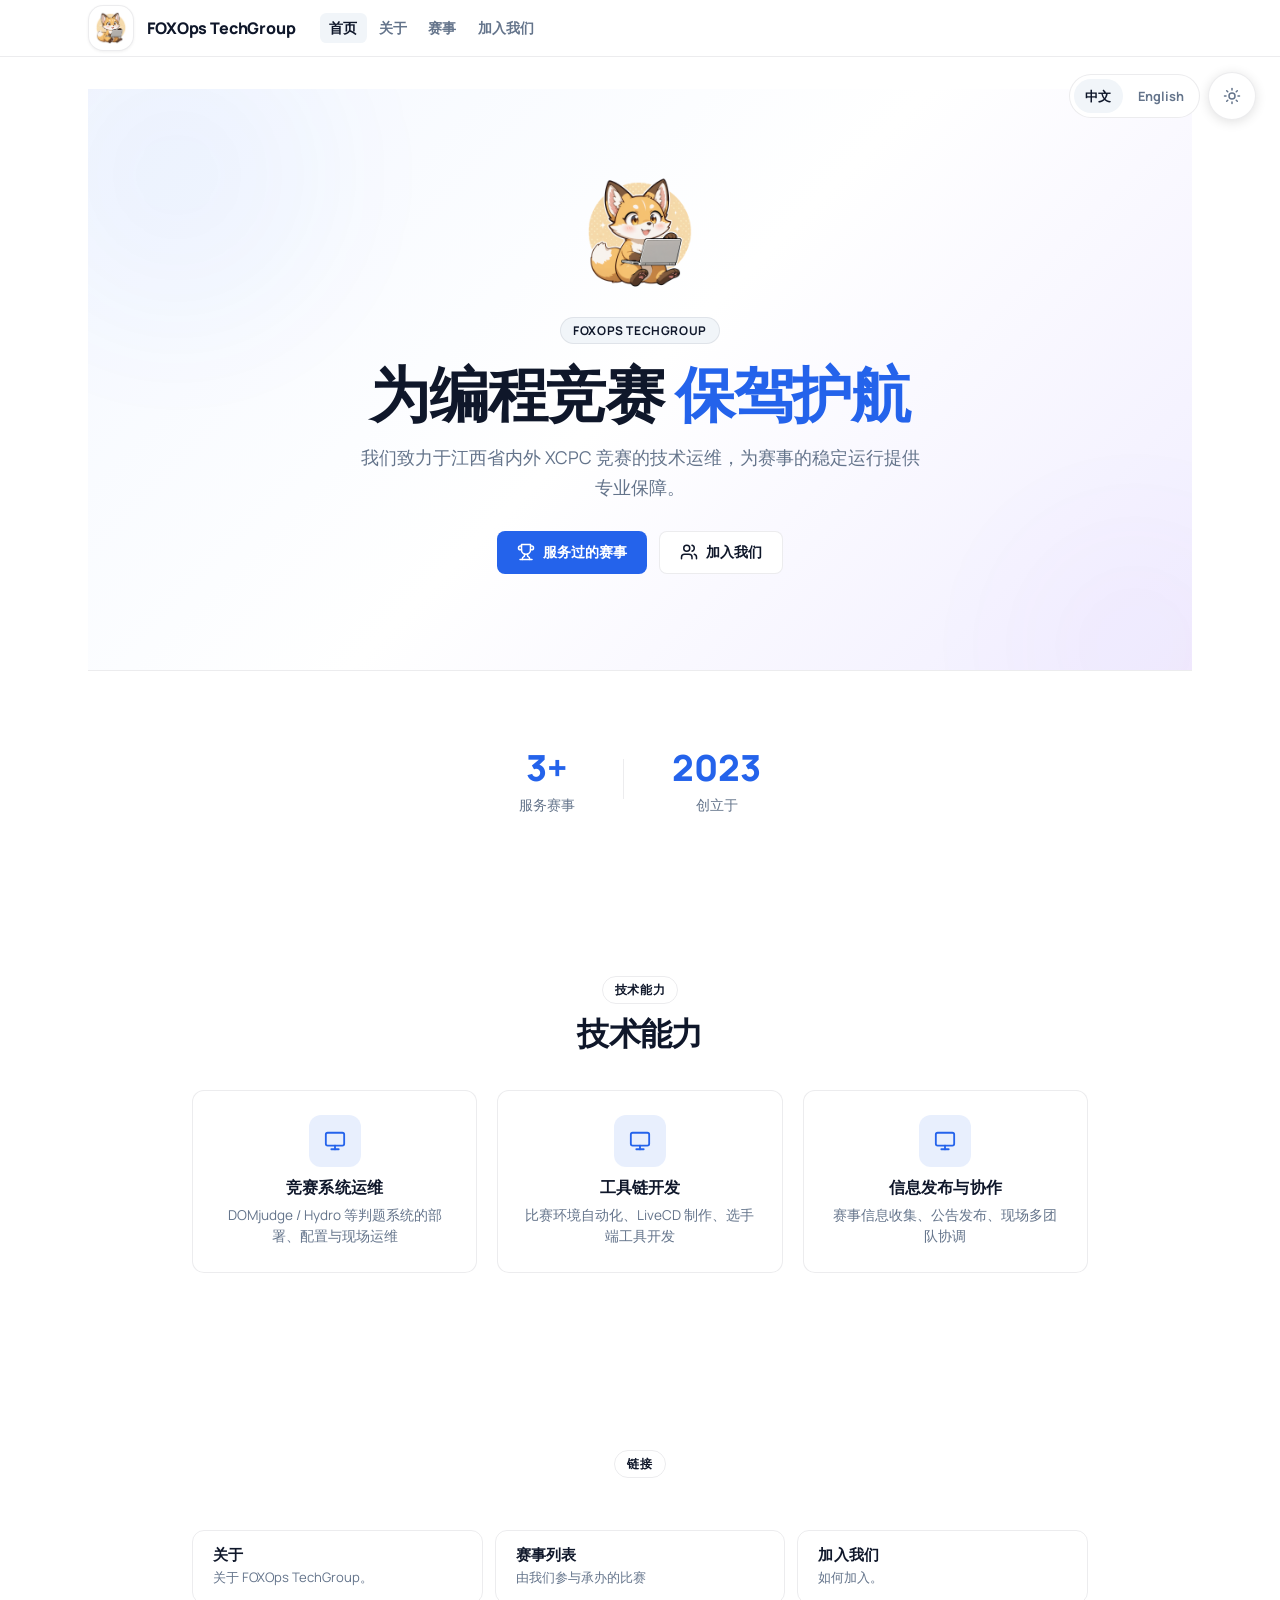
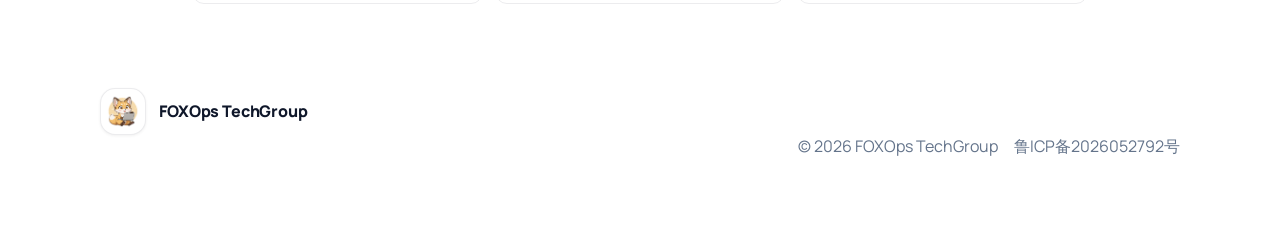
<file: index.html>
<!DOCTYPE html><html lang="zh-CN" data-locale="zh"> <head><meta charset="utf-8"><meta name="viewport" content="width=device-width, initial-scale=1"><meta name="description" content="FOXOps TechGroup 致力于江西省内外 XCPC 竞赛的技术运维，并主要为江西省内赛事提供技术支持。"><meta name="generator" content="Astro v5.18.1"><meta name="theme-color" content="#ffffff"><script>
      (() => {
        const t = localStorage.getItem("theme");
        if (t === "dark") document.documentElement.classList.add("dark");
        const saved = localStorage.getItem("portal-locale");
        const locale = saved === "en" ? "en" : "zh";
        document.documentElement.dataset.locale = locale;
        document.documentElement.lang = locale === "en" ? "en" : "zh-CN";
      })();
    </script><link rel="icon" href="/favicon.ico"><link rel="preconnect" href="https://fonts.googleapis.com"><link rel="preconnect" href="https://fonts.gstatic.com" crossorigin="anonymous"><link href="https://fonts.googleapis.com/css2?family=Manrope:wght@400;500;600;700;800&display=swap" rel="stylesheet"><title>FOXOps TechGroup</title><link rel="stylesheet" href="/_astro/about.ckXjKee7.css">
<link rel="stylesheet" href="/_astro/index.gDQrSJxz.css"></head> <body> <a class="skip-link" href="#main">跳到正文</a>  <header class="site-header" data-astro-cid-ctg3m53h> <div class="site-header-inner" data-astro-cid-ctg3m53h> <a class="brand-link" href="/" aria-label="Home" data-astro-cid-ctg3m53h> <div class="logo logo-compact" data-astro-cid-ozqtn4fm> <div class="logo-box" aria-hidden="true" data-astro-cid-ozqtn4fm> <img src="/image/foxnobg.png" alt="" loading="eager" decoding="async" data-astro-cid-ozqtn4fm> </div> <div class="logo-copy" data-astro-cid-ozqtn4fm> <div class="logo-brand" data-astro-cid-ozqtn4fm> <span data-locale-text="zh" data-astro-cid-ozqtn4fm>FOXOps TechGroup</span> <span data-locale-text="en" data-astro-cid-ozqtn4fm>FOXOps TechGroup</span> </div> <div class="logo-caption" data-astro-cid-ozqtn4fm> <span data-locale-text="zh" data-astro-cid-ozqtn4fm>Foundation for O&amp;M on XCPC</span> <span data-locale-text="en" data-astro-cid-ozqtn4fm>Foundation for O&amp;M on XCPC</span> </div> </div> </div>  </a> <nav class="header-nav" aria-label="Main navigation" data-astro-cid-ctg3m53h> <a class="nav-link active" href="/" data-astro-cid-ctg3m53h> <span class="dual-text"> <span data-locale-text="zh">首页</span> <span data-locale-text="en">Home</span> </span> </a><a class="nav-link" href="/about/" data-astro-cid-ctg3m53h> <span class="dual-text"> <span data-locale-text="zh">关于</span> <span data-locale-text="en">About</span> </span> </a><a class="nav-link" href="/competitions/" data-astro-cid-ctg3m53h> <span class="dual-text"> <span data-locale-text="zh">赛事</span> <span data-locale-text="en">Contests</span> </span> </a><a class="nav-link" href="/join-us/" data-astro-cid-ctg3m53h> <span class="dual-text"> <span data-locale-text="zh">加入我们</span> <span data-locale-text="en">Join Us</span> </span> </a> </nav> <div class="header-actions" data-astro-cid-ctg3m53h> <button class="nav-trigger" type="button" aria-expanded="false" aria-controls="site-sidebar-drawer" data-sidebar-open data-astro-cid-ctg3m53h> <span class="dual-text"> <span data-locale-text="zh">菜单</span> <span data-locale-text="en">Menu</span> </span> </button> </div> </div> </header>  <div class="sidebar-backdrop" data-sidebar-backdrop hidden data-astro-cid-ssfzsv2f></div> <aside class="sidebar surface" id="site-sidebar-drawer" data-sidebar-drawer data-astro-cid-ssfzsv2f> <div class="sidebar-inner" data-astro-cid-ssfzsv2f> <div class="sidebar-head" data-astro-cid-ssfzsv2f> <div class="logo" data-astro-cid-ozqtn4fm> <div class="logo-box" aria-hidden="true" data-astro-cid-ozqtn4fm> <img src="/image/foxnobg.png" alt="" loading="eager" decoding="async" data-astro-cid-ozqtn4fm> </div> <div class="logo-copy" data-astro-cid-ozqtn4fm> <div class="logo-brand" data-astro-cid-ozqtn4fm> <span data-locale-text="zh" data-astro-cid-ozqtn4fm>FOXOps TechGroup</span> <span data-locale-text="en" data-astro-cid-ozqtn4fm>FOXOps TechGroup</span> </div> <div class="logo-caption" data-astro-cid-ozqtn4fm> <span data-locale-text="zh" data-astro-cid-ozqtn4fm>Foundation for O&amp;M on XCPC</span> <span data-locale-text="en" data-astro-cid-ozqtn4fm>Foundation for O&amp;M on XCPC</span> </div> </div> </div>  <button class="sidebar-close" type="button" data-sidebar-close data-astro-cid-ssfzsv2f> <span data-locale-text="zh" data-astro-cid-ssfzsv2f>关闭</span> <span data-locale-text="en" data-astro-cid-ssfzsv2f>Close</span> </button> </div> <nav class="sidebar-tree" aria-label="Site pages" data-astro-cid-ssfzsv2f> <section class="tree-group" data-astro-cid-foxyso2o> <p class="tree-group-label" data-astro-cid-foxyso2o> <span class="dual-text"> <span data-locale-text="zh">站点</span> <span data-locale-text="en">Site</span> </span> </p> <ul class="tree-list" data-astro-cid-foxyso2o> <li class="tree-item tree-item-depth-0 tree-item-active" data-astro-cid-gdqbwjgm> <a class="tree-link" href="/" aria-current="page" data-astro-cid-gdqbwjgm> <span class="dual-text"> <span data-locale-text="zh">首页</span> <span data-locale-text="en">Home</span> </span> </a>  </li> <li class="tree-item tree-item-depth-0" data-astro-cid-gdqbwjgm> <a class="tree-link" href="/about/" data-astro-cid-gdqbwjgm> <span class="dual-text"> <span data-locale-text="zh">关于</span> <span data-locale-text="en">About</span> </span> </a>  </li> <li class="tree-item tree-item-depth-0" data-astro-cid-gdqbwjgm> <a class="tree-link" href="/competitions/" data-astro-cid-gdqbwjgm> <span class="dual-text"> <span data-locale-text="zh">赛事列表</span> <span data-locale-text="en">Contest List</span> </span> </a> <ul class="tree-children" data-astro-cid-gdqbwjgm> <li class="tree-item tree-item-depth-1" data-astro-cid-gdqbwjgm> <a class="tree-link" href="/competitions/2026-ccpc-national-invitional-nanchang/" data-astro-cid-gdqbwjgm> <span class="dual-text"> <span data-locale-text="zh">2026年CCPC全国邀请赛（南昌）暨第三届江西省赛</span> <span data-locale-text="en">2026 CCPC National Invitational (Nanchang) &amp; The 3rd Jiangxi Provincial Programming Contest</span> </span> </a> <ul class="tree-children" data-astro-cid-gdqbwjgm> <li class="tree-item tree-item-depth-2" data-astro-cid-gdqbwjgm> <a class="tree-link" href="/competitions/2026-ccpc-national-invitional-nanchang/environment/" data-astro-cid-gdqbwjgm> <span class="dual-text"> <span data-locale-text="zh">竞赛环境</span> <span data-locale-text="en">Environment</span> </span> </a>  </li>  </ul> </li> <li class="tree-item tree-item-depth-1" data-astro-cid-gdqbwjgm> <a class="tree-link" href="/competitions/2026-icpc-national-invitional-nanchang/" data-astro-cid-gdqbwjgm> <span class="dual-text"> <span data-locale-text="zh">2026年ICPC国际大学生程序设计竞赛全国邀请赛（南昌）暨江西省程序设计竞赛</span> <span data-locale-text="en">2026 ICPC International Collegiate Programming Contest National Invitational (Nanchang) &amp; Jiangxi Provincial Programming Contest</span> </span> </a> <ul class="tree-children" data-astro-cid-gdqbwjgm> <li class="tree-item tree-item-depth-2" data-astro-cid-gdqbwjgm> <a class="tree-link" href="/competitions/2026-icpc-national-invitional-nanchang/environment/" data-astro-cid-gdqbwjgm> <span class="dual-text"> <span data-locale-text="zh">竞赛环境</span> <span data-locale-text="en">Environment</span> </span> </a>  </li>  </ul> </li> <li class="tree-item tree-item-depth-1" data-astro-cid-gdqbwjgm> <a class="tree-link" href="/competitions/2025-ccpc-national-invitional-nanchang/" data-astro-cid-gdqbwjgm> <span class="dual-text"> <span data-locale-text="zh">2025 CCPC 全国邀请赛（南昌）暨第二届江西省赛</span> <span data-locale-text="en">2025 CCPC National Invitational (Nanchang) &amp; The 2nd Jiangxi Provincial Contest</span> </span> </a> <ul class="tree-children" data-astro-cid-gdqbwjgm> <li class="tree-item tree-item-depth-2" data-astro-cid-gdqbwjgm> <a class="tree-link" href="/competitions/2025-ccpc-national-invitional-nanchang/environment/" data-astro-cid-gdqbwjgm> <span class="dual-text"> <span data-locale-text="zh">竞赛环境</span> <span data-locale-text="en">Environment</span> </span> </a>  </li> <li class="tree-item tree-item-depth-2" data-astro-cid-gdqbwjgm> <a class="tree-link" href="/competitions/2025-ccpc-national-invitional-nanchang/handbook/" data-astro-cid-gdqbwjgm> <span class="dual-text"> <span data-locale-text="zh">参赛手册</span> <span data-locale-text="en">Contest Handbook</span> </span> </a>  </li>  </ul> </li>  </ul> </li> <li class="tree-item tree-item-depth-0" data-astro-cid-gdqbwjgm> <a class="tree-link" href="/join-us/" data-astro-cid-gdqbwjgm> <span class="dual-text"> <span data-locale-text="zh">加入我们</span> <span data-locale-text="en">Join Us</span> </span> </a>  </li>  </ul> </section>  </nav> </div> </aside> <script>
  (() => {
    const drawer = document.querySelector("[data-sidebar-drawer]");
    const backdrop = document.querySelector("[data-sidebar-backdrop]");
    const openButtons = document.querySelectorAll("[data-sidebar-open]");
    const closeButton = document.querySelector("[data-sidebar-close]");

    if (!drawer || !backdrop || !closeButton) return;

    const setOpen = (open) => {
      drawer.dataset.open = open ? "true" : "false";
      backdrop.hidden = !open;
      openButtons.forEach((b) => b.setAttribute("aria-expanded", open ? "true" : "false"));
      document.body.style.overflow = open ? "hidden" : "";
    };

    setOpen(false);

    openButtons.forEach((btn) => btn.addEventListener("click", () => setOpen(true)));
    closeButton.addEventListener("click", () => setOpen(false));
    backdrop.addEventListener("click", () => setOpen(false));

    drawer.querySelectorAll("a").forEach((link) => {
      link.addEventListener("click", () => setOpen(false));
    });

    window.addEventListener("keydown", (event) => {
      if (event.key === "Escape") setOpen(false);
    });
  })();
</script>  <div class="portal-wrapper" data-astro-cid-lul3bfgs> <main class="portal-content" id="main" data-astro-cid-lul3bfgs> <div class="portal-content-inner" data-astro-cid-lul3bfgs>  <section class="hero" data-astro-cid-nlow4r3u> <div class="hero-bg" data-astro-cid-nlow4r3u></div> <div class="hero-blob hero-blob-1" data-astro-cid-nlow4r3u></div> <div class="hero-blob hero-blob-2" data-astro-cid-nlow4r3u></div> <div class="hero-inner" data-astro-cid-nlow4r3u> <img class="hero-logo" src="/image/foxnobg.png" alt="FOXOps" data-astro-cid-nlow4r3u> <span class="hero-badge" data-astro-cid-nlow4r3u> <span class="dual-text"> <span data-locale-text="zh">FOXOps TechGroup</span> <span data-locale-text="en">FOXOps TechGroup</span> </span> </span> <h1 class="hero-title" data-astro-cid-nlow4r3u> <span class="hero-title-text" data-astro-cid-nlow4r3u><span class="dual-text"> <span data-locale-text="zh">为编程竞赛</span> <span data-locale-text="en">Technical Ops for </span> </span></span> <span class="hero-title-highlight" data-astro-cid-nlow4r3u><span class="dual-text"> <span data-locale-text="zh">保驾护航</span> <span data-locale-text="en">Programming Contests</span> </span></span> </h1> <p class="hero-desc" data-astro-cid-nlow4r3u> <span class="dual-text"> <span data-locale-text="zh">我们致力于江西省内外 XCPC 竞赛的技术运维，为赛事的稳定运行提供专业保障。</span> <span data-locale-text="en">We provide technical operation and maintenance for XCPC contests in and outside Jiangxi Province, ensuring every contest runs smoothly.</span> </span> </p> <div class="hero-actions" data-astro-cid-nlow4r3u> <a class="hero-btn hero-btn-primary" href="/competitions/" data-astro-cid-nlow4r3u> <svg class="btn-icon" xmlns="http://www.w3.org/2000/svg" width="18" height="18" viewBox="0 0 24 24" fill="none" stroke="currentColor" stroke-width="2" stroke-linecap="round" stroke-linejoin="round" data-astro-cid-nlow4r3u><path d="M6 9H4.5a2.5 2.5 0 0 1 0-5H6" data-astro-cid-nlow4r3u></path><path d="M18 9h1.5a2.5 2.5 0 0 0 0-5H18" data-astro-cid-nlow4r3u></path><path d="M4 22h16" data-astro-cid-nlow4r3u></path><path d="M10 14.66V17c0 .55-.47.98-.97 1.21C7.85 18.75 7 20.24 7 22" data-astro-cid-nlow4r3u></path><path d="M14 14.66V17c0 .55.47.98.97 1.21C16.15 18.75 17 20.24 17 22" data-astro-cid-nlow4r3u></path><path d="M18 2H6v7a6 6 0 0 0 12 0V2Z" data-astro-cid-nlow4r3u></path></svg> <span class="dual-text"> <span data-locale-text="zh">服务过的赛事</span> <span data-locale-text="en">Contests</span> </span> </a> <a class="hero-btn hero-btn-secondary" href="/join-us/" data-astro-cid-nlow4r3u> <svg class="btn-icon" xmlns="http://www.w3.org/2000/svg" width="18" height="18" viewBox="0 0 24 24" fill="none" stroke="currentColor" stroke-width="2" stroke-linecap="round" stroke-linejoin="round" data-astro-cid-nlow4r3u><path d="M16 21v-2a4 4 0 0 0-4-4H6a4 4 0 0 0-4 4v2" data-astro-cid-nlow4r3u></path><circle cx="9" cy="7" r="4" data-astro-cid-nlow4r3u></circle><path d="M22 21v-2a4 4 0 0 0-3-3.87" data-astro-cid-nlow4r3u></path><path d="M16 3.13a4 4 0 0 1 0 7.75" data-astro-cid-nlow4r3u></path></svg> <span class="dual-text"> <span data-locale-text="zh">加入我们</span> <span data-locale-text="en">Join Us</span> </span> </a> </div> </div> </section>  <!-- Stats --> <section class="stats-section" data-astro-cid-ldj7vmmd> <div class="stats-inner" data-astro-cid-ldj7vmmd> <div class="stat-item" data-astro-cid-ldj7vmmd> <div class="stat-number" data-astro-cid-ldj7vmmd>3+</div> <div class="stat-label" data-astro-cid-ldj7vmmd><span class="dual-text"> <span data-locale-text="zh">服务赛事</span> <span data-locale-text="en">Contests Served</span> </span></div> </div> <div class="stat-divider" data-astro-cid-ldj7vmmd></div> <div class="stat-item" data-astro-cid-ldj7vmmd> <div class="stat-number" data-astro-cid-ldj7vmmd>2023</div> <div class="stat-label" data-astro-cid-ldj7vmmd><span class="dual-text"> <span data-locale-text="zh">创立于</span> <span data-locale-text="en">Since</span> </span></div> </div> </div> </section> <div class="section-divider" data-astro-cid-ldj7vmmd></div> <!-- Capabilities --> <section class="cap-section" data-astro-cid-ldj7vmmd> <div class="cap-inner" data-astro-cid-ldj7vmmd> <div class="cap-header" data-astro-cid-ldj7vmmd> <span class="cap-badge" data-astro-cid-ldj7vmmd> <span class="dual-text"> <span data-locale-text="zh">技术能力</span> <span data-locale-text="en">Capabilities</span> </span> </span> <h2 class="cap-title" data-astro-cid-ldj7vmmd><span class="dual-text"> <span data-locale-text="zh">技术能力</span> <span data-locale-text="en">Capabilities</span> </span></h2> </div> <div class="cap-grid" data-astro-cid-ldj7vmmd> <div class="cap-card" data-astro-cid-ldj7vmmd> <div class="cap-icon" data-astro-cid-ldj7vmmd> <svg xmlns="http://www.w3.org/2000/svg" width="22" height="22" viewBox="0 0 24 24" fill="none" stroke="currentColor" stroke-width="2" stroke-linecap="round" stroke-linejoin="round" data-astro-cid-ldj7vmmd><rect width="20" height="14" x="2" y="3" rx="2" data-astro-cid-ldj7vmmd></rect><line x1="8" x2="16" y1="21" y2="21" data-astro-cid-ldj7vmmd></line><line x1="12" x2="12" y1="17" y2="21" data-astro-cid-ldj7vmmd></line></svg> </div> <h3 class="cap-card-title" data-astro-cid-ldj7vmmd><span class="dual-text"> <span data-locale-text="zh">竞赛系统运维</span> <span data-locale-text="en">Contest System Ops</span> </span></h3> <p class="cap-card-desc" data-astro-cid-ldj7vmmd><span class="dual-text"> <span data-locale-text="zh">DOMjudge / Hydro 等判题系统的部署、配置与现场运维</span> <span data-locale-text="en">Deployment, configuration, and on-site operation of judging systems like DOMjudge and Hydro.</span> </span></p> </div><div class="cap-card" data-astro-cid-ldj7vmmd> <div class="cap-icon" data-astro-cid-ldj7vmmd> <svg xmlns="http://www.w3.org/2000/svg" width="22" height="22" viewBox="0 0 24 24" fill="none" stroke="currentColor" stroke-width="2" stroke-linecap="round" stroke-linejoin="round" data-astro-cid-ldj7vmmd><rect width="20" height="14" x="2" y="3" rx="2" data-astro-cid-ldj7vmmd></rect><line x1="8" x2="16" y1="21" y2="21" data-astro-cid-ldj7vmmd></line><line x1="12" x2="12" y1="17" y2="21" data-astro-cid-ldj7vmmd></line></svg> </div> <h3 class="cap-card-title" data-astro-cid-ldj7vmmd><span class="dual-text"> <span data-locale-text="zh">工具链开发</span> <span data-locale-text="en">Tooling Development</span> </span></h3> <p class="cap-card-desc" data-astro-cid-ldj7vmmd><span class="dual-text"> <span data-locale-text="zh">比赛环境自动化、LiveCD 制作、选手端工具开发</span> <span data-locale-text="en">Contest environment automation, LiveCD creation, and contestant tooling.</span> </span></p> </div><div class="cap-card" data-astro-cid-ldj7vmmd> <div class="cap-icon" data-astro-cid-ldj7vmmd> <svg xmlns="http://www.w3.org/2000/svg" width="22" height="22" viewBox="0 0 24 24" fill="none" stroke="currentColor" stroke-width="2" stroke-linecap="round" stroke-linejoin="round" data-astro-cid-ldj7vmmd><rect width="20" height="14" x="2" y="3" rx="2" data-astro-cid-ldj7vmmd></rect><line x1="8" x2="16" y1="21" y2="21" data-astro-cid-ldj7vmmd></line><line x1="12" x2="12" y1="17" y2="21" data-astro-cid-ldj7vmmd></line></svg> </div> <h3 class="cap-card-title" data-astro-cid-ldj7vmmd><span class="dual-text"> <span data-locale-text="zh">信息发布与协作</span> <span data-locale-text="en">Info &amp; Collaboration</span> </span></h3> <p class="cap-card-desc" data-astro-cid-ldj7vmmd><span class="dual-text"> <span data-locale-text="zh">赛事信息收集、公告发布、现场多团队协调</span> <span data-locale-text="en">Contest info collection, announcements, and multi-team on-site coordination.</span> </span></p> </div> </div> </div> </section> <div class="section-divider" data-astro-cid-ldj7vmmd></div> <!-- Quick Links --> <section class="links-section" data-astro-cid-ldj7vmmd> <div class="links-inner" data-astro-cid-ldj7vmmd> <div class="cap-header" data-astro-cid-ldj7vmmd> <span class="cap-badge" data-astro-cid-ldj7vmmd> <span class="dual-text"> <span data-locale-text="zh">链接</span> <span data-locale-text="en">Links</span> </span> </span> </div> <div class="links-grid" data-astro-cid-ldj7vmmd> <a class="link-card" href="/about/" data-astro-cid-ldj7vmmd> <h3 class="link-card-title" data-astro-cid-ldj7vmmd><span class="dual-text"> <span data-locale-text="zh">关于</span> <span data-locale-text="en">About</span> </span></h3> <p class="link-card-desc" data-astro-cid-ldj7vmmd><span class="dual-text"> <span data-locale-text="zh">关于 FOXOps TechGroup。</span> <span data-locale-text="en">About FOXOps TechGroup.</span> </span></p> </a><a class="link-card" href="/competitions/" data-astro-cid-ldj7vmmd> <h3 class="link-card-title" data-astro-cid-ldj7vmmd><span class="dual-text"> <span data-locale-text="zh">赛事列表</span> <span data-locale-text="en">Contest List</span> </span></h3> <p class="link-card-desc" data-astro-cid-ldj7vmmd><span class="dual-text"> <span data-locale-text="zh">由我们参与承办的比赛</span> <span data-locale-text="en">A single place for contest info, updates, and organization notes.</span> </span></p> </a><a class="link-card" href="/join-us/" data-astro-cid-ldj7vmmd> <h3 class="link-card-title" data-astro-cid-ldj7vmmd><span class="dual-text"> <span data-locale-text="zh">加入我们</span> <span data-locale-text="en">Join Us</span> </span></h3> <p class="link-card-desc" data-astro-cid-ldj7vmmd><span class="dual-text"> <span data-locale-text="zh">如何加入。</span> <span data-locale-text="en">How to get involved.</span> </span></p> </a> </div> </div> </section>   </div> </main> <footer class="site-footer" data-astro-cid-7jm4tvwz> <div class="container footer-inner">  <div class="logo logo-compact" data-astro-cid-ozqtn4fm> <div class="logo-box" aria-hidden="true" data-astro-cid-ozqtn4fm> <img src="/image/foxnobg.png" alt="" loading="eager" decoding="async" data-astro-cid-ozqtn4fm> </div> <div class="logo-copy" data-astro-cid-ozqtn4fm> <div class="logo-brand" data-astro-cid-ozqtn4fm> <span data-locale-text="zh" data-astro-cid-ozqtn4fm>FOXOps TechGroup</span> <span data-locale-text="en" data-astro-cid-ozqtn4fm>FOXOps TechGroup</span> </div> <div class="logo-caption" data-astro-cid-ozqtn4fm> <span data-locale-text="zh" data-astro-cid-ozqtn4fm>Foundation for O&amp;M on XCPC</span> <span data-locale-text="en" data-astro-cid-ozqtn4fm>Foundation for O&amp;M on XCPC</span> </div> </div> </div>  <div class="footer-meta" data-astro-cid-7jm4tvwz> <p class="muted" data-astro-cid-7jm4tvwz> <span class="dual-text"> <span data-locale-text="zh">© 2026 FOXOps TechGroup</span> <span data-locale-text="en">© 2026 FOXOps TechGroup</span> </span> </p> <a class="filing-link muted" href="https://beian.miit.gov.cn/" target="_blank" rel="noopener noreferrer" data-astro-cid-7jm4tvwz> 鲁ICP备2026052792号 </a> </div>  </div> </footer>  </div> <div class="fab-bar" data-astro-cid-lul3bfgs> <div class="fab-locale" data-astro-cid-lul3bfgs> <div class="locale-toggle" role="group" aria-label="语言切换"> <button type="button" data-locale="zh">中文</button> <button type="button" data-locale="en">English</button> </div> <script>
  const root = document.documentElement;

  document.querySelectorAll(".locale-toggle button").forEach((button) => {
    button.addEventListener("click", () => {
      const locale = button.getAttribute("data-locale");
      if (!locale) return;
      root.dataset.locale = locale;
      root.lang = locale === "en" ? "en" : "zh-CN";
      localStorage.setItem("portal-locale", locale);
    });
  });
</script> </div> <button class="theme-toggle" type="button" aria-label="Toggle theme" data-theme-toggle data-astro-cid-x3pjskd3> <svg class="sun-icon" xmlns="http://www.w3.org/2000/svg" width="18" height="18" viewBox="0 0 24 24" fill="none" stroke="currentColor" stroke-width="2" stroke-linecap="round" stroke-linejoin="round" data-astro-cid-x3pjskd3> <circle cx="12" cy="12" r="4" data-astro-cid-x3pjskd3></circle> <path d="M12 2v2" data-astro-cid-x3pjskd3></path><path d="M12 20v2" data-astro-cid-x3pjskd3></path> <path d="m4.93 4.93 1.41 1.41" data-astro-cid-x3pjskd3></path> <path d="m17.66 17.66 1.41 1.41" data-astro-cid-x3pjskd3></path> <path d="M2 12h2" data-astro-cid-x3pjskd3></path><path d="M20 12h2" data-astro-cid-x3pjskd3></path> <path d="m6.34 17.66-1.41 1.41" data-astro-cid-x3pjskd3></path> <path d="m19.07 4.93-1.41 1.41" data-astro-cid-x3pjskd3></path> </svg> <svg class="moon-icon" xmlns="http://www.w3.org/2000/svg" width="18" height="18" viewBox="0 0 24 24" fill="none" stroke="currentColor" stroke-width="2" stroke-linecap="round" stroke-linejoin="round" data-astro-cid-x3pjskd3> <path d="M21 12.79A9 9 0 1 1 11.21 3 7 7 0 0 0 21 12.79z" data-astro-cid-x3pjskd3></path> </svg> </button> <script>
  (() => {
    const btn = document.querySelector("[data-theme-toggle]");
    if (!btn) return;
    const html = document.documentElement;
    btn.addEventListener("click", () => {
      html.classList.toggle("dark");
      localStorage.setItem("theme", html.classList.contains("dark") ? "dark" : "light");
    });
  })();
</script>  </div>  </body></html>
</file>
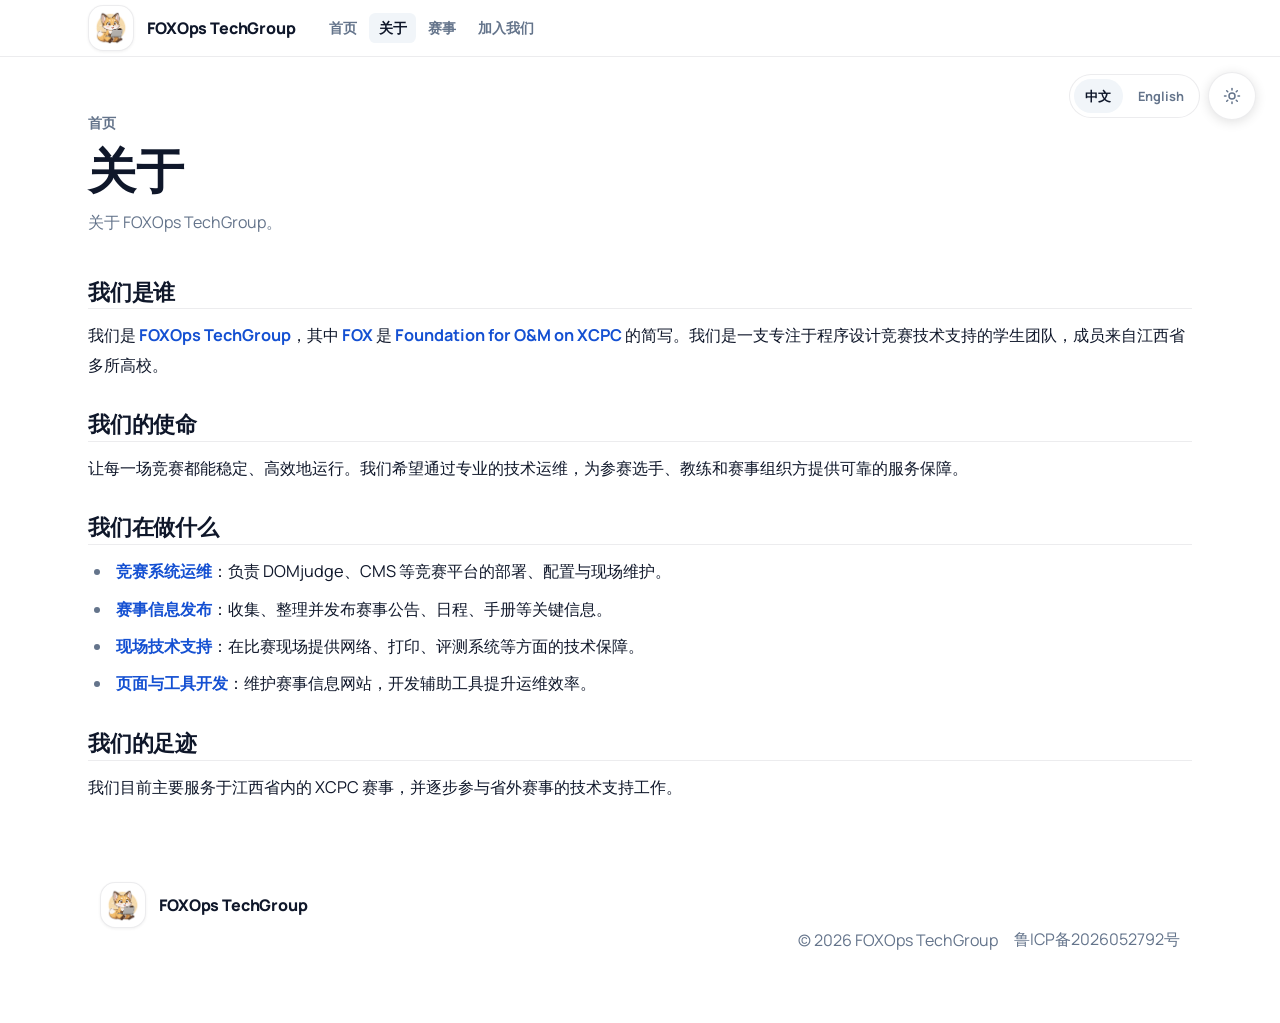
<file: about/index.html>
<!DOCTYPE html><html lang="zh-CN" data-locale="zh"> <head><meta charset="utf-8"><meta name="viewport" content="width=device-width, initial-scale=1"><meta name="description" content="FOXOps TechGroup 致力于江西省内外 XCPC 竞赛的技术运维，并主要为江西省内赛事提供技术支持。"><meta name="generator" content="Astro v5.18.1"><meta name="theme-color" content="#ffffff"><script>
      (() => {
        const t = localStorage.getItem("theme");
        if (t === "dark") document.documentElement.classList.add("dark");
        const saved = localStorage.getItem("portal-locale");
        const locale = saved === "en" ? "en" : "zh";
        document.documentElement.dataset.locale = locale;
        document.documentElement.lang = locale === "en" ? "en" : "zh-CN";
      })();
    </script><link rel="icon" href="/favicon.ico"><link rel="preconnect" href="https://fonts.googleapis.com"><link rel="preconnect" href="https://fonts.gstatic.com" crossorigin="anonymous"><link href="https://fonts.googleapis.com/css2?family=Manrope:wght@400;500;600;700;800&display=swap" rel="stylesheet"><title>FOXOps TechGroup</title><style>.page-head[data-astro-cid-x4l5tyy5]{display:grid;gap:.65rem;margin-bottom:1rem}.page-back[data-astro-cid-x4l5tyy5]{width:fit-content;color:var(--muted-foreground);font-size:.9rem;font-weight:700}.page-head[data-astro-cid-x4l5tyy5] h1[data-astro-cid-x4l5tyy5]{margin:0;font-size:clamp(2rem,4vw,3rem);line-height:1.12;letter-spacing:-.01em}.page-description[data-astro-cid-x4l5tyy5]{max-width:62ch;color:var(--muted-foreground);line-height:1.75}.page-content[data-astro-cid-x4l5tyy5]{padding:1.75rem 0}.page-content[data-astro-cid-x4l5tyy5] h2{margin:2rem 0 .75rem;font-size:1.35rem;font-weight:700;letter-spacing:-.01em;padding-bottom:.35rem;border-bottom:1px solid var(--border)}.page-content[data-astro-cid-x4l5tyy5] h2:first-child{margin-top:0}.page-content[data-astro-cid-x4l5tyy5] p,.page-content[data-astro-cid-x4l5tyy5] li{color:var(--foreground);line-height:1.8;font-size:1.02rem}.page-content[data-astro-cid-x4l5tyy5] ul{margin:.75rem 0 1.5rem;padding-left:1.5rem;display:grid;gap:.5rem}.page-content[data-astro-cid-x4l5tyy5] li{padding-left:.25rem}.page-content[data-astro-cid-x4l5tyy5] li::marker{color:var(--muted-foreground)}.page-content[data-astro-cid-x4l5tyy5] strong{color:var(--primary-strong)}
</style>
<link rel="stylesheet" href="/_astro/about.ckXjKee7.css"></head> <body> <a class="skip-link" href="#main">跳到正文</a>  <header class="site-header" data-astro-cid-ctg3m53h> <div class="site-header-inner" data-astro-cid-ctg3m53h> <a class="brand-link" href="/" aria-label="Home" data-astro-cid-ctg3m53h> <div class="logo logo-compact" data-astro-cid-ozqtn4fm> <div class="logo-box" aria-hidden="true" data-astro-cid-ozqtn4fm> <img src="/image/foxnobg.png" alt="" loading="eager" decoding="async" data-astro-cid-ozqtn4fm> </div> <div class="logo-copy" data-astro-cid-ozqtn4fm> <div class="logo-brand" data-astro-cid-ozqtn4fm> <span data-locale-text="zh" data-astro-cid-ozqtn4fm>FOXOps TechGroup</span> <span data-locale-text="en" data-astro-cid-ozqtn4fm>FOXOps TechGroup</span> </div> <div class="logo-caption" data-astro-cid-ozqtn4fm> <span data-locale-text="zh" data-astro-cid-ozqtn4fm>Foundation for O&amp;M on XCPC</span> <span data-locale-text="en" data-astro-cid-ozqtn4fm>Foundation for O&amp;M on XCPC</span> </div> </div> </div>  </a> <nav class="header-nav" aria-label="Main navigation" data-astro-cid-ctg3m53h> <a class="nav-link" href="/" data-astro-cid-ctg3m53h> <span class="dual-text"> <span data-locale-text="zh">首页</span> <span data-locale-text="en">Home</span> </span> </a><a class="nav-link active" href="/about/" data-astro-cid-ctg3m53h> <span class="dual-text"> <span data-locale-text="zh">关于</span> <span data-locale-text="en">About</span> </span> </a><a class="nav-link" href="/competitions/" data-astro-cid-ctg3m53h> <span class="dual-text"> <span data-locale-text="zh">赛事</span> <span data-locale-text="en">Contests</span> </span> </a><a class="nav-link" href="/join-us/" data-astro-cid-ctg3m53h> <span class="dual-text"> <span data-locale-text="zh">加入我们</span> <span data-locale-text="en">Join Us</span> </span> </a> </nav> <div class="header-actions" data-astro-cid-ctg3m53h> <button class="nav-trigger" type="button" aria-expanded="false" aria-controls="site-sidebar-drawer" data-sidebar-open data-astro-cid-ctg3m53h> <span class="dual-text"> <span data-locale-text="zh">菜单</span> <span data-locale-text="en">Menu</span> </span> </button> </div> </div> </header>  <div class="sidebar-backdrop" data-sidebar-backdrop hidden data-astro-cid-ssfzsv2f></div> <aside class="sidebar surface" id="site-sidebar-drawer" data-sidebar-drawer data-astro-cid-ssfzsv2f> <div class="sidebar-inner" data-astro-cid-ssfzsv2f> <div class="sidebar-head" data-astro-cid-ssfzsv2f> <div class="logo" data-astro-cid-ozqtn4fm> <div class="logo-box" aria-hidden="true" data-astro-cid-ozqtn4fm> <img src="/image/foxnobg.png" alt="" loading="eager" decoding="async" data-astro-cid-ozqtn4fm> </div> <div class="logo-copy" data-astro-cid-ozqtn4fm> <div class="logo-brand" data-astro-cid-ozqtn4fm> <span data-locale-text="zh" data-astro-cid-ozqtn4fm>FOXOps TechGroup</span> <span data-locale-text="en" data-astro-cid-ozqtn4fm>FOXOps TechGroup</span> </div> <div class="logo-caption" data-astro-cid-ozqtn4fm> <span data-locale-text="zh" data-astro-cid-ozqtn4fm>Foundation for O&amp;M on XCPC</span> <span data-locale-text="en" data-astro-cid-ozqtn4fm>Foundation for O&amp;M on XCPC</span> </div> </div> </div>  <button class="sidebar-close" type="button" data-sidebar-close data-astro-cid-ssfzsv2f> <span data-locale-text="zh" data-astro-cid-ssfzsv2f>关闭</span> <span data-locale-text="en" data-astro-cid-ssfzsv2f>Close</span> </button> </div> <nav class="sidebar-tree" aria-label="Site pages" data-astro-cid-ssfzsv2f> <section class="tree-group" data-astro-cid-foxyso2o> <p class="tree-group-label" data-astro-cid-foxyso2o> <span class="dual-text"> <span data-locale-text="zh">站点</span> <span data-locale-text="en">Site</span> </span> </p> <ul class="tree-list" data-astro-cid-foxyso2o> <li class="tree-item tree-item-depth-0" data-astro-cid-gdqbwjgm> <a class="tree-link" href="/" data-astro-cid-gdqbwjgm> <span class="dual-text"> <span data-locale-text="zh">首页</span> <span data-locale-text="en">Home</span> </span> </a>  </li> <li class="tree-item tree-item-depth-0 tree-item-active" data-astro-cid-gdqbwjgm> <a class="tree-link" href="/about/" aria-current="page" data-astro-cid-gdqbwjgm> <span class="dual-text"> <span data-locale-text="zh">关于</span> <span data-locale-text="en">About</span> </span> </a>  </li> <li class="tree-item tree-item-depth-0" data-astro-cid-gdqbwjgm> <a class="tree-link" href="/competitions/" data-astro-cid-gdqbwjgm> <span class="dual-text"> <span data-locale-text="zh">赛事列表</span> <span data-locale-text="en">Contest List</span> </span> </a> <ul class="tree-children" data-astro-cid-gdqbwjgm> <li class="tree-item tree-item-depth-1" data-astro-cid-gdqbwjgm> <a class="tree-link" href="/competitions/2026-ccpc-national-invitional-nanchang/" data-astro-cid-gdqbwjgm> <span class="dual-text"> <span data-locale-text="zh">2026年CCPC全国邀请赛（南昌）暨第三届江西省赛</span> <span data-locale-text="en">2026 CCPC National Invitational (Nanchang) &amp; The 3rd Jiangxi Provincial Programming Contest</span> </span> </a> <ul class="tree-children" data-astro-cid-gdqbwjgm> <li class="tree-item tree-item-depth-2" data-astro-cid-gdqbwjgm> <a class="tree-link" href="/competitions/2026-ccpc-national-invitional-nanchang/environment/" data-astro-cid-gdqbwjgm> <span class="dual-text"> <span data-locale-text="zh">竞赛环境</span> <span data-locale-text="en">Environment</span> </span> </a>  </li>  </ul> </li> <li class="tree-item tree-item-depth-1" data-astro-cid-gdqbwjgm> <a class="tree-link" href="/competitions/2026-icpc-national-invitional-nanchang/" data-astro-cid-gdqbwjgm> <span class="dual-text"> <span data-locale-text="zh">2026年ICPC国际大学生程序设计竞赛全国邀请赛（南昌）暨江西省程序设计竞赛</span> <span data-locale-text="en">2026 ICPC International Collegiate Programming Contest National Invitational (Nanchang) &amp; Jiangxi Provincial Programming Contest</span> </span> </a> <ul class="tree-children" data-astro-cid-gdqbwjgm> <li class="tree-item tree-item-depth-2" data-astro-cid-gdqbwjgm> <a class="tree-link" href="/competitions/2026-icpc-national-invitional-nanchang/environment/" data-astro-cid-gdqbwjgm> <span class="dual-text"> <span data-locale-text="zh">竞赛环境</span> <span data-locale-text="en">Environment</span> </span> </a>  </li>  </ul> </li> <li class="tree-item tree-item-depth-1" data-astro-cid-gdqbwjgm> <a class="tree-link" href="/competitions/2025-ccpc-national-invitional-nanchang/" data-astro-cid-gdqbwjgm> <span class="dual-text"> <span data-locale-text="zh">2025 CCPC 全国邀请赛（南昌）暨第二届江西省赛</span> <span data-locale-text="en">2025 CCPC National Invitational (Nanchang) &amp; The 2nd Jiangxi Provincial Contest</span> </span> </a> <ul class="tree-children" data-astro-cid-gdqbwjgm> <li class="tree-item tree-item-depth-2" data-astro-cid-gdqbwjgm> <a class="tree-link" href="/competitions/2025-ccpc-national-invitional-nanchang/environment/" data-astro-cid-gdqbwjgm> <span class="dual-text"> <span data-locale-text="zh">竞赛环境</span> <span data-locale-text="en">Environment</span> </span> </a>  </li> <li class="tree-item tree-item-depth-2" data-astro-cid-gdqbwjgm> <a class="tree-link" href="/competitions/2025-ccpc-national-invitional-nanchang/handbook/" data-astro-cid-gdqbwjgm> <span class="dual-text"> <span data-locale-text="zh">参赛手册</span> <span data-locale-text="en">Contest Handbook</span> </span> </a>  </li>  </ul> </li>  </ul> </li> <li class="tree-item tree-item-depth-0" data-astro-cid-gdqbwjgm> <a class="tree-link" href="/join-us/" data-astro-cid-gdqbwjgm> <span class="dual-text"> <span data-locale-text="zh">加入我们</span> <span data-locale-text="en">Join Us</span> </span> </a>  </li>  </ul> </section>  </nav> </div> </aside> <script>
  (() => {
    const drawer = document.querySelector("[data-sidebar-drawer]");
    const backdrop = document.querySelector("[data-sidebar-backdrop]");
    const openButtons = document.querySelectorAll("[data-sidebar-open]");
    const closeButton = document.querySelector("[data-sidebar-close]");

    if (!drawer || !backdrop || !closeButton) return;

    const setOpen = (open) => {
      drawer.dataset.open = open ? "true" : "false";
      backdrop.hidden = !open;
      openButtons.forEach((b) => b.setAttribute("aria-expanded", open ? "true" : "false"));
      document.body.style.overflow = open ? "hidden" : "";
    };

    setOpen(false);

    openButtons.forEach((btn) => btn.addEventListener("click", () => setOpen(true)));
    closeButton.addEventListener("click", () => setOpen(false));
    backdrop.addEventListener("click", () => setOpen(false));

    drawer.querySelectorAll("a").forEach((link) => {
      link.addEventListener("click", () => setOpen(false));
    });

    window.addEventListener("keydown", (event) => {
      if (event.key === "Escape") setOpen(false);
    });
  })();
</script>  <div class="portal-wrapper" data-astro-cid-lul3bfgs> <main class="portal-content" id="main" data-astro-cid-lul3bfgs> <div class="portal-content-inner" data-astro-cid-lul3bfgs>  <section class="section page-shell" data-astro-cid-x4l5tyy5> <div class="page-head" data-astro-cid-x4l5tyy5> <a class="page-back" href="/" data-astro-cid-x4l5tyy5> <span class="dual-text"> <span data-locale-text="zh">首页</span> <span data-locale-text="en">Home</span> </span> </a> <h1 data-astro-cid-x4l5tyy5><span class="dual-text"> <span data-locale-text="zh">关于</span> <span data-locale-text="en">About</span> </span></h1> <p class="page-description" data-astro-cid-x4l5tyy5><span class="dual-text"> <span data-locale-text="zh">关于 FOXOps TechGroup。</span> <span data-locale-text="en">About FOXOps TechGroup.</span> </span></p> </div> <article class="page-content" data-astro-cid-x4l5tyy5>  <div data-locale-text="zh"> <h2 id="我们是谁">我们是谁</h2>
<p>我们是 <strong>FOXOps TechGroup</strong>，其中 <strong>FOX</strong> 是 <strong>Foundation for O&#x26;M on XCPC</strong> 的简写。我们是一支专注于程序设计竞赛技术支持的学生团队，成员来自江西省多所高校。</p>
<h2 id="我们的使命">我们的使命</h2>
<p>让每一场竞赛都能稳定、高效地运行。我们希望通过专业的技术运维，为参赛选手、教练和赛事组织方提供可靠的服务保障。</p>
<h2 id="我们在做什么">我们在做什么</h2>
<ul>
<li><strong>竞赛系统运维</strong>：负责 DOMjudge、CMS 等竞赛平台的部署、配置与现场维护。</li>
<li><strong>赛事信息发布</strong>：收集、整理并发布赛事公告、日程、手册等关键信息。</li>
<li><strong>现场技术支持</strong>：在比赛现场提供网络、打印、评测系统等方面的技术保障。</li>
<li><strong>页面与工具开发</strong>：维护赛事信息网站，开发辅助工具提升运维效率。</li>
</ul>
<h2 id="我们的足迹">我们的足迹</h2>
<p>我们目前主要服务于江西省内的 XCPC 赛事，并逐步参与省外赛事的技术支持工作。</p> </div> <div data-locale-text="en"> <h2 id="who-we-are">Who we are</h2>
<p>We are <strong>FOXOps TechGroup</strong>, and <strong>FOX</strong> stands for <strong>Foundation for O&#x26;M on XCPC</strong>. We are a student team focused on technical support for competitive programming contests, with members from multiple universities in Jiangxi Province.</p>
<h2 id="our-mission">Our mission</h2>
<p>We aim to make every contest run stably and efficiently. Through professional technical operations, we provide reliable services for contestants, coaches, and contest organizers.</p>
<h2 id="what-we-do">What we do</h2>
<ul>
<li><strong>Contest system operations</strong>: Deploy, configure, and maintain contest platforms such as DOMjudge and CMS on site.</li>
<li><strong>Contest information publishing</strong>: Collect, organize, and publish key contest updates, schedules, and handbooks.</li>
<li><strong>Onsite technical support</strong>: Provide network, printing, and judging system support during live contests.</li>
<li><strong>Web &#x26; tooling development</strong>: Maintain the contest information website and build internal tools to improve operational efficiency.</li>
</ul>
<h2 id="our-footprint">Our footprint</h2>
<p>We currently serve XCPC contests primarily in Jiangxi Province and are gradually expanding our technical support to contests outside the province.</p> </div>  </article> </section>   </div> </main> <footer class="site-footer" data-astro-cid-7jm4tvwz> <div class="container footer-inner">  <div class="logo logo-compact" data-astro-cid-ozqtn4fm> <div class="logo-box" aria-hidden="true" data-astro-cid-ozqtn4fm> <img src="/image/foxnobg.png" alt="" loading="eager" decoding="async" data-astro-cid-ozqtn4fm> </div> <div class="logo-copy" data-astro-cid-ozqtn4fm> <div class="logo-brand" data-astro-cid-ozqtn4fm> <span data-locale-text="zh" data-astro-cid-ozqtn4fm>FOXOps TechGroup</span> <span data-locale-text="en" data-astro-cid-ozqtn4fm>FOXOps TechGroup</span> </div> <div class="logo-caption" data-astro-cid-ozqtn4fm> <span data-locale-text="zh" data-astro-cid-ozqtn4fm>Foundation for O&amp;M on XCPC</span> <span data-locale-text="en" data-astro-cid-ozqtn4fm>Foundation for O&amp;M on XCPC</span> </div> </div> </div>  <div class="footer-meta" data-astro-cid-7jm4tvwz> <p class="muted" data-astro-cid-7jm4tvwz> <span class="dual-text"> <span data-locale-text="zh">© 2026 FOXOps TechGroup</span> <span data-locale-text="en">© 2026 FOXOps TechGroup</span> </span> </p> <a class="filing-link muted" href="https://beian.miit.gov.cn/" target="_blank" rel="noopener noreferrer" data-astro-cid-7jm4tvwz> 鲁ICP备2026052792号 </a> </div>  </div> </footer>  </div> <div class="fab-bar" data-astro-cid-lul3bfgs> <div class="fab-locale" data-astro-cid-lul3bfgs> <div class="locale-toggle" role="group" aria-label="语言切换"> <button type="button" data-locale="zh">中文</button> <button type="button" data-locale="en">English</button> </div> <script>
  const root = document.documentElement;

  document.querySelectorAll(".locale-toggle button").forEach((button) => {
    button.addEventListener("click", () => {
      const locale = button.getAttribute("data-locale");
      if (!locale) return;
      root.dataset.locale = locale;
      root.lang = locale === "en" ? "en" : "zh-CN";
      localStorage.setItem("portal-locale", locale);
    });
  });
</script> </div> <button class="theme-toggle" type="button" aria-label="Toggle theme" data-theme-toggle data-astro-cid-x3pjskd3> <svg class="sun-icon" xmlns="http://www.w3.org/2000/svg" width="18" height="18" viewBox="0 0 24 24" fill="none" stroke="currentColor" stroke-width="2" stroke-linecap="round" stroke-linejoin="round" data-astro-cid-x3pjskd3> <circle cx="12" cy="12" r="4" data-astro-cid-x3pjskd3></circle> <path d="M12 2v2" data-astro-cid-x3pjskd3></path><path d="M12 20v2" data-astro-cid-x3pjskd3></path> <path d="m4.93 4.93 1.41 1.41" data-astro-cid-x3pjskd3></path> <path d="m17.66 17.66 1.41 1.41" data-astro-cid-x3pjskd3></path> <path d="M2 12h2" data-astro-cid-x3pjskd3></path><path d="M20 12h2" data-astro-cid-x3pjskd3></path> <path d="m6.34 17.66-1.41 1.41" data-astro-cid-x3pjskd3></path> <path d="m19.07 4.93-1.41 1.41" data-astro-cid-x3pjskd3></path> </svg> <svg class="moon-icon" xmlns="http://www.w3.org/2000/svg" width="18" height="18" viewBox="0 0 24 24" fill="none" stroke="currentColor" stroke-width="2" stroke-linecap="round" stroke-linejoin="round" data-astro-cid-x3pjskd3> <path d="M21 12.79A9 9 0 1 1 11.21 3 7 7 0 0 0 21 12.79z" data-astro-cid-x3pjskd3></path> </svg> </button> <script>
  (() => {
    const btn = document.querySelector("[data-theme-toggle]");
    if (!btn) return;
    const html = document.documentElement;
    btn.addEventListener("click", () => {
      html.classList.toggle("dark");
      localStorage.setItem("theme", html.classList.contains("dark") ? "dark" : "light");
    });
  })();
</script>  </div>  </body></html>
</file>
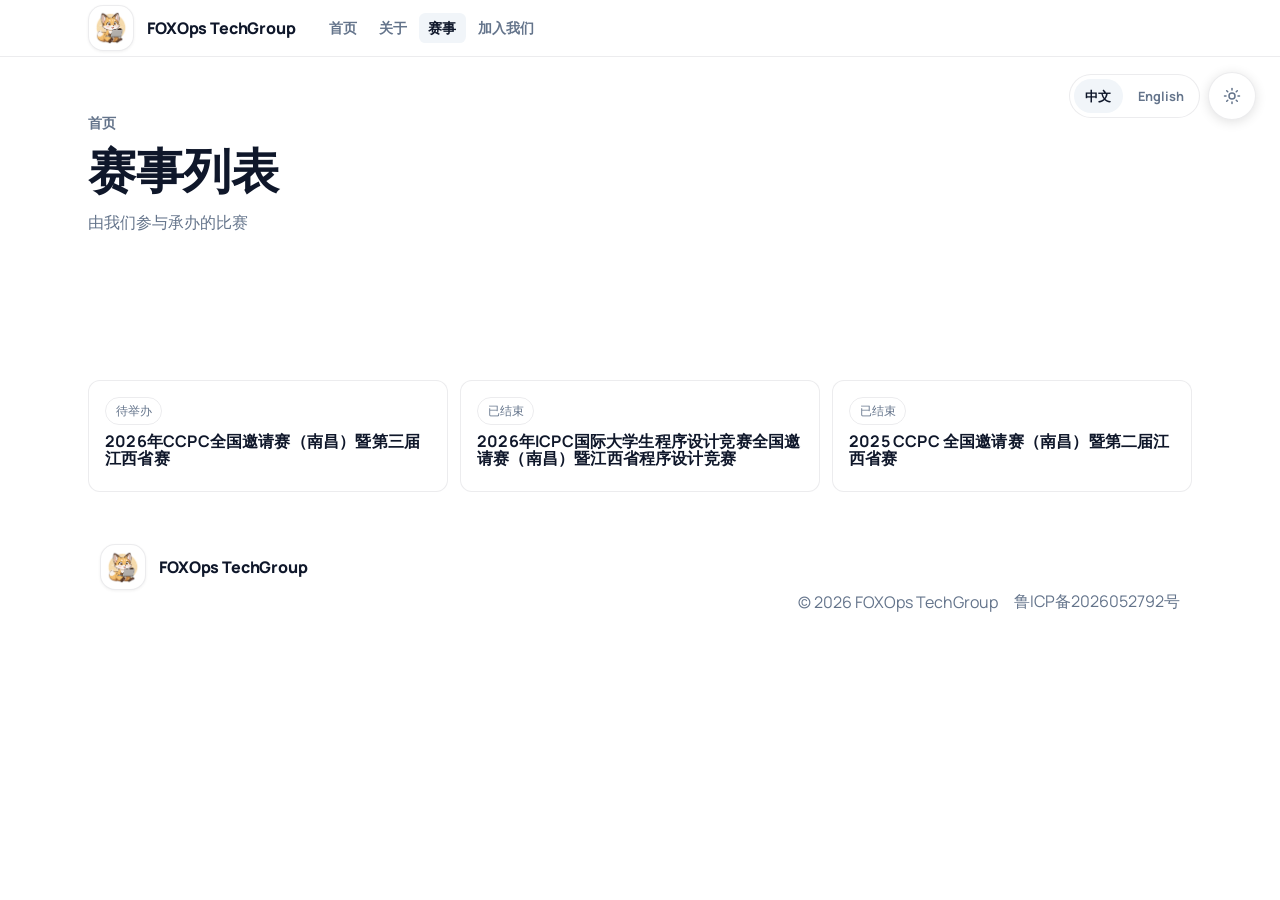
<file: competitions/index.html>
<!DOCTYPE html><html lang="zh-CN" data-locale="zh"> <head><meta charset="utf-8"><meta name="viewport" content="width=device-width, initial-scale=1"><meta name="description" content="FOXOps TechGroup 致力于江西省内外 XCPC 竞赛的技术运维，并主要为江西省内赛事提供技术支持。"><meta name="generator" content="Astro v5.18.1"><meta name="theme-color" content="#ffffff"><script>
      (() => {
        const t = localStorage.getItem("theme");
        if (t === "dark") document.documentElement.classList.add("dark");
        const saved = localStorage.getItem("portal-locale");
        const locale = saved === "en" ? "en" : "zh";
        document.documentElement.dataset.locale = locale;
        document.documentElement.lang = locale === "en" ? "en" : "zh-CN";
      })();
    </script><link rel="icon" href="/favicon.ico"><link rel="preconnect" href="https://fonts.googleapis.com"><link rel="preconnect" href="https://fonts.gstatic.com" crossorigin="anonymous"><link href="https://fonts.googleapis.com/css2?family=Manrope:wght@400;500;600;700;800&display=swap" rel="stylesheet"><title>FOXOps TechGroup</title><style>.content-card-grid[data-astro-cid-2aofr462]{display:grid;grid-template-columns:repeat(3,minmax(0,1fr));gap:.75rem}.content-card[data-astro-cid-2aofr462]{display:grid;gap:.5rem;padding:1rem}.content-card-tag[data-astro-cid-2aofr462]{width:fit-content;padding:.25rem .6rem;border:1px solid var(--border);border-radius:999px;font-size:.75rem;color:var(--muted-foreground)}.content-card[data-astro-cid-2aofr462] h2[data-astro-cid-2aofr462]{margin:0;font-size:1rem}.content-card[data-astro-cid-2aofr462] p[data-astro-cid-2aofr462]{color:var(--muted-foreground);font-size:.92rem;line-height:1.65}@media(max-width:960px){.content-card-grid[data-astro-cid-2aofr462]{grid-template-columns:1fr}}
.page-head[data-astro-cid-x4l5tyy5]{display:grid;gap:.65rem;margin-bottom:1rem}.page-back[data-astro-cid-x4l5tyy5]{width:fit-content;color:var(--muted-foreground);font-size:.9rem;font-weight:700}.page-head[data-astro-cid-x4l5tyy5] h1[data-astro-cid-x4l5tyy5]{margin:0;font-size:clamp(2rem,4vw,3rem);line-height:1.12;letter-spacing:-.01em}.page-description[data-astro-cid-x4l5tyy5]{max-width:62ch;color:var(--muted-foreground);line-height:1.75}.page-content[data-astro-cid-x4l5tyy5]{padding:1.75rem 0}.page-content[data-astro-cid-x4l5tyy5] h2{margin:2rem 0 .75rem;font-size:1.35rem;font-weight:700;letter-spacing:-.01em;padding-bottom:.35rem;border-bottom:1px solid var(--border)}.page-content[data-astro-cid-x4l5tyy5] h2:first-child{margin-top:0}.page-content[data-astro-cid-x4l5tyy5] p,.page-content[data-astro-cid-x4l5tyy5] li{color:var(--foreground);line-height:1.8;font-size:1.02rem}.page-content[data-astro-cid-x4l5tyy5] ul{margin:.75rem 0 1.5rem;padding-left:1.5rem;display:grid;gap:.5rem}.page-content[data-astro-cid-x4l5tyy5] li{padding-left:.25rem}.page-content[data-astro-cid-x4l5tyy5] li::marker{color:var(--muted-foreground)}.page-content[data-astro-cid-x4l5tyy5] strong{color:var(--primary-strong)}
</style>
<link rel="stylesheet" href="/_astro/about.ckXjKee7.css"></head> <body> <a class="skip-link" href="#main">跳到正文</a>  <header class="site-header" data-astro-cid-ctg3m53h> <div class="site-header-inner" data-astro-cid-ctg3m53h> <a class="brand-link" href="/" aria-label="Home" data-astro-cid-ctg3m53h> <div class="logo logo-compact" data-astro-cid-ozqtn4fm> <div class="logo-box" aria-hidden="true" data-astro-cid-ozqtn4fm> <img src="/image/foxnobg.png" alt="" loading="eager" decoding="async" data-astro-cid-ozqtn4fm> </div> <div class="logo-copy" data-astro-cid-ozqtn4fm> <div class="logo-brand" data-astro-cid-ozqtn4fm> <span data-locale-text="zh" data-astro-cid-ozqtn4fm>FOXOps TechGroup</span> <span data-locale-text="en" data-astro-cid-ozqtn4fm>FOXOps TechGroup</span> </div> <div class="logo-caption" data-astro-cid-ozqtn4fm> <span data-locale-text="zh" data-astro-cid-ozqtn4fm>Foundation for O&amp;M on XCPC</span> <span data-locale-text="en" data-astro-cid-ozqtn4fm>Foundation for O&amp;M on XCPC</span> </div> </div> </div>  </a> <nav class="header-nav" aria-label="Main navigation" data-astro-cid-ctg3m53h> <a class="nav-link" href="/" data-astro-cid-ctg3m53h> <span class="dual-text"> <span data-locale-text="zh">首页</span> <span data-locale-text="en">Home</span> </span> </a><a class="nav-link" href="/about/" data-astro-cid-ctg3m53h> <span class="dual-text"> <span data-locale-text="zh">关于</span> <span data-locale-text="en">About</span> </span> </a><a class="nav-link active" href="/competitions/" data-astro-cid-ctg3m53h> <span class="dual-text"> <span data-locale-text="zh">赛事</span> <span data-locale-text="en">Contests</span> </span> </a><a class="nav-link" href="/join-us/" data-astro-cid-ctg3m53h> <span class="dual-text"> <span data-locale-text="zh">加入我们</span> <span data-locale-text="en">Join Us</span> </span> </a> </nav> <div class="header-actions" data-astro-cid-ctg3m53h> <button class="nav-trigger" type="button" aria-expanded="false" aria-controls="site-sidebar-drawer" data-sidebar-open data-astro-cid-ctg3m53h> <span class="dual-text"> <span data-locale-text="zh">菜单</span> <span data-locale-text="en">Menu</span> </span> </button> </div> </div> </header>  <div class="sidebar-backdrop" data-sidebar-backdrop hidden data-astro-cid-ssfzsv2f></div> <aside class="sidebar surface" id="site-sidebar-drawer" data-sidebar-drawer data-astro-cid-ssfzsv2f> <div class="sidebar-inner" data-astro-cid-ssfzsv2f> <div class="sidebar-head" data-astro-cid-ssfzsv2f> <div class="logo" data-astro-cid-ozqtn4fm> <div class="logo-box" aria-hidden="true" data-astro-cid-ozqtn4fm> <img src="/image/foxnobg.png" alt="" loading="eager" decoding="async" data-astro-cid-ozqtn4fm> </div> <div class="logo-copy" data-astro-cid-ozqtn4fm> <div class="logo-brand" data-astro-cid-ozqtn4fm> <span data-locale-text="zh" data-astro-cid-ozqtn4fm>FOXOps TechGroup</span> <span data-locale-text="en" data-astro-cid-ozqtn4fm>FOXOps TechGroup</span> </div> <div class="logo-caption" data-astro-cid-ozqtn4fm> <span data-locale-text="zh" data-astro-cid-ozqtn4fm>Foundation for O&amp;M on XCPC</span> <span data-locale-text="en" data-astro-cid-ozqtn4fm>Foundation for O&amp;M on XCPC</span> </div> </div> </div>  <button class="sidebar-close" type="button" data-sidebar-close data-astro-cid-ssfzsv2f> <span data-locale-text="zh" data-astro-cid-ssfzsv2f>关闭</span> <span data-locale-text="en" data-astro-cid-ssfzsv2f>Close</span> </button> </div> <nav class="sidebar-tree" aria-label="Site pages" data-astro-cid-ssfzsv2f> <section class="tree-group" data-astro-cid-foxyso2o> <p class="tree-group-label" data-astro-cid-foxyso2o> <span class="dual-text"> <span data-locale-text="zh">站点</span> <span data-locale-text="en">Site</span> </span> </p> <ul class="tree-list" data-astro-cid-foxyso2o> <li class="tree-item tree-item-depth-0" data-astro-cid-gdqbwjgm> <a class="tree-link" href="/" data-astro-cid-gdqbwjgm> <span class="dual-text"> <span data-locale-text="zh">首页</span> <span data-locale-text="en">Home</span> </span> </a>  </li> <li class="tree-item tree-item-depth-0" data-astro-cid-gdqbwjgm> <a class="tree-link" href="/about/" data-astro-cid-gdqbwjgm> <span class="dual-text"> <span data-locale-text="zh">关于</span> <span data-locale-text="en">About</span> </span> </a>  </li> <li class="tree-item tree-item-depth-0 tree-item-active" data-astro-cid-gdqbwjgm> <a class="tree-link" href="/competitions/" aria-current="page" data-astro-cid-gdqbwjgm> <span class="dual-text"> <span data-locale-text="zh">赛事列表</span> <span data-locale-text="en">Contest List</span> </span> </a> <ul class="tree-children" data-astro-cid-gdqbwjgm> <li class="tree-item tree-item-depth-1" data-astro-cid-gdqbwjgm> <a class="tree-link" href="/competitions/2026-ccpc-national-invitional-nanchang/" data-astro-cid-gdqbwjgm> <span class="dual-text"> <span data-locale-text="zh">2026年CCPC全国邀请赛（南昌）暨第三届江西省赛</span> <span data-locale-text="en">2026 CCPC National Invitational (Nanchang) &amp; The 3rd Jiangxi Provincial Programming Contest</span> </span> </a> <ul class="tree-children" data-astro-cid-gdqbwjgm> <li class="tree-item tree-item-depth-2" data-astro-cid-gdqbwjgm> <a class="tree-link" href="/competitions/2026-ccpc-national-invitional-nanchang/environment/" data-astro-cid-gdqbwjgm> <span class="dual-text"> <span data-locale-text="zh">竞赛环境</span> <span data-locale-text="en">Environment</span> </span> </a>  </li>  </ul> </li> <li class="tree-item tree-item-depth-1" data-astro-cid-gdqbwjgm> <a class="tree-link" href="/competitions/2026-icpc-national-invitional-nanchang/" data-astro-cid-gdqbwjgm> <span class="dual-text"> <span data-locale-text="zh">2026年ICPC国际大学生程序设计竞赛全国邀请赛（南昌）暨江西省程序设计竞赛</span> <span data-locale-text="en">2026 ICPC International Collegiate Programming Contest National Invitational (Nanchang) &amp; Jiangxi Provincial Programming Contest</span> </span> </a> <ul class="tree-children" data-astro-cid-gdqbwjgm> <li class="tree-item tree-item-depth-2" data-astro-cid-gdqbwjgm> <a class="tree-link" href="/competitions/2026-icpc-national-invitional-nanchang/environment/" data-astro-cid-gdqbwjgm> <span class="dual-text"> <span data-locale-text="zh">竞赛环境</span> <span data-locale-text="en">Environment</span> </span> </a>  </li>  </ul> </li> <li class="tree-item tree-item-depth-1" data-astro-cid-gdqbwjgm> <a class="tree-link" href="/competitions/2025-ccpc-national-invitional-nanchang/" data-astro-cid-gdqbwjgm> <span class="dual-text"> <span data-locale-text="zh">2025 CCPC 全国邀请赛（南昌）暨第二届江西省赛</span> <span data-locale-text="en">2025 CCPC National Invitational (Nanchang) &amp; The 2nd Jiangxi Provincial Contest</span> </span> </a> <ul class="tree-children" data-astro-cid-gdqbwjgm> <li class="tree-item tree-item-depth-2" data-astro-cid-gdqbwjgm> <a class="tree-link" href="/competitions/2025-ccpc-national-invitional-nanchang/environment/" data-astro-cid-gdqbwjgm> <span class="dual-text"> <span data-locale-text="zh">竞赛环境</span> <span data-locale-text="en">Environment</span> </span> </a>  </li> <li class="tree-item tree-item-depth-2" data-astro-cid-gdqbwjgm> <a class="tree-link" href="/competitions/2025-ccpc-national-invitional-nanchang/handbook/" data-astro-cid-gdqbwjgm> <span class="dual-text"> <span data-locale-text="zh">参赛手册</span> <span data-locale-text="en">Contest Handbook</span> </span> </a>  </li>  </ul> </li>  </ul> </li> <li class="tree-item tree-item-depth-0" data-astro-cid-gdqbwjgm> <a class="tree-link" href="/join-us/" data-astro-cid-gdqbwjgm> <span class="dual-text"> <span data-locale-text="zh">加入我们</span> <span data-locale-text="en">Join Us</span> </span> </a>  </li>  </ul> </section>  </nav> </div> </aside> <script>
  (() => {
    const drawer = document.querySelector("[data-sidebar-drawer]");
    const backdrop = document.querySelector("[data-sidebar-backdrop]");
    const openButtons = document.querySelectorAll("[data-sidebar-open]");
    const closeButton = document.querySelector("[data-sidebar-close]");

    if (!drawer || !backdrop || !closeButton) return;

    const setOpen = (open) => {
      drawer.dataset.open = open ? "true" : "false";
      backdrop.hidden = !open;
      openButtons.forEach((b) => b.setAttribute("aria-expanded", open ? "true" : "false"));
      document.body.style.overflow = open ? "hidden" : "";
    };

    setOpen(false);

    openButtons.forEach((btn) => btn.addEventListener("click", () => setOpen(true)));
    closeButton.addEventListener("click", () => setOpen(false));
    backdrop.addEventListener("click", () => setOpen(false));

    drawer.querySelectorAll("a").forEach((link) => {
      link.addEventListener("click", () => setOpen(false));
    });

    window.addEventListener("keydown", (event) => {
      if (event.key === "Escape") setOpen(false);
    });
  })();
</script>  <div class="portal-wrapper" data-astro-cid-lul3bfgs> <main class="portal-content" id="main" data-astro-cid-lul3bfgs> <div class="portal-content-inner" data-astro-cid-lul3bfgs>  <section class="section page-shell" data-astro-cid-x4l5tyy5> <div class="page-head" data-astro-cid-x4l5tyy5> <a class="page-back" href="/" data-astro-cid-x4l5tyy5> <span class="dual-text"> <span data-locale-text="zh">首页</span> <span data-locale-text="en">Home</span> </span> </a> <h1 data-astro-cid-x4l5tyy5><span class="dual-text"> <span data-locale-text="zh">赛事列表</span> <span data-locale-text="en">Contest List</span> </span></h1> <p class="page-description" data-astro-cid-x4l5tyy5><span class="dual-text"> <span data-locale-text="zh">由我们参与承办的比赛</span> <span data-locale-text="en">A single place for contest info, updates, and organization notes.</span> </span></p> </div> <article class="page-content" data-astro-cid-x4l5tyy5>  <div data-locale-text="zh">  </div> <div data-locale-text="en">  </div>  </article> </section>  <section class="section"> <div class="content-card-grid" data-astro-cid-2aofr462> <a class="surface content-card" href="/competitions/2026-ccpc-national-invitional-nanchang/" data-astro-cid-2aofr462> <span class="content-card-tag" data-astro-cid-2aofr462> <span class="dual-text"> <span data-locale-text="zh">待举办</span> <span data-locale-text="en">Upcoming</span> </span> </span> <h2 data-astro-cid-2aofr462> <span class="dual-text"> <span data-locale-text="zh">2026年CCPC全国邀请赛（南昌）暨第三届江西省赛</span> <span data-locale-text="en">2026 CCPC National Invitational (Nanchang) &amp; The 3rd Jiangxi Provincial Programming Contest</span> </span> </h2> <p data-astro-cid-2aofr462> <span class="dual-text"> <span data-locale-text="zh"></span> <span data-locale-text="en"></span> </span> </p> </a><a class="surface content-card" href="/competitions/2026-icpc-national-invitional-nanchang/" data-astro-cid-2aofr462> <span class="content-card-tag" data-astro-cid-2aofr462> <span class="dual-text"> <span data-locale-text="zh">已结束</span> <span data-locale-text="en">Past</span> </span> </span> <h2 data-astro-cid-2aofr462> <span class="dual-text"> <span data-locale-text="zh">2026年ICPC国际大学生程序设计竞赛全国邀请赛（南昌）暨江西省程序设计竞赛</span> <span data-locale-text="en">2026 ICPC International Collegiate Programming Contest National Invitational (Nanchang) &amp; Jiangxi Provincial Programming Contest</span> </span> </h2> <p data-astro-cid-2aofr462> <span class="dual-text"> <span data-locale-text="zh"></span> <span data-locale-text="en"></span> </span> </p> </a><a class="surface content-card" href="/competitions/2025-ccpc-national-invitional-nanchang/" data-astro-cid-2aofr462> <span class="content-card-tag" data-astro-cid-2aofr462> <span class="dual-text"> <span data-locale-text="zh">已结束</span> <span data-locale-text="en">Past</span> </span> </span> <h2 data-astro-cid-2aofr462> <span class="dual-text"> <span data-locale-text="zh">2025 CCPC 全国邀请赛（南昌）暨第二届江西省赛</span> <span data-locale-text="en">2025 CCPC National Invitational (Nanchang) &amp; The 2nd Jiangxi Provincial Contest</span> </span> </h2> <p data-astro-cid-2aofr462> <span class="dual-text"> <span data-locale-text="zh"></span> <span data-locale-text="en"></span> </span> </p> </a> </div>  </section>  </div> </main> <footer class="site-footer" data-astro-cid-7jm4tvwz> <div class="container footer-inner">  <div class="logo logo-compact" data-astro-cid-ozqtn4fm> <div class="logo-box" aria-hidden="true" data-astro-cid-ozqtn4fm> <img src="/image/foxnobg.png" alt="" loading="eager" decoding="async" data-astro-cid-ozqtn4fm> </div> <div class="logo-copy" data-astro-cid-ozqtn4fm> <div class="logo-brand" data-astro-cid-ozqtn4fm> <span data-locale-text="zh" data-astro-cid-ozqtn4fm>FOXOps TechGroup</span> <span data-locale-text="en" data-astro-cid-ozqtn4fm>FOXOps TechGroup</span> </div> <div class="logo-caption" data-astro-cid-ozqtn4fm> <span data-locale-text="zh" data-astro-cid-ozqtn4fm>Foundation for O&amp;M on XCPC</span> <span data-locale-text="en" data-astro-cid-ozqtn4fm>Foundation for O&amp;M on XCPC</span> </div> </div> </div>  <div class="footer-meta" data-astro-cid-7jm4tvwz> <p class="muted" data-astro-cid-7jm4tvwz> <span class="dual-text"> <span data-locale-text="zh">© 2026 FOXOps TechGroup</span> <span data-locale-text="en">© 2026 FOXOps TechGroup</span> </span> </p> <a class="filing-link muted" href="https://beian.miit.gov.cn/" target="_blank" rel="noopener noreferrer" data-astro-cid-7jm4tvwz> 鲁ICP备2026052792号 </a> </div>  </div> </footer>  </div> <div class="fab-bar" data-astro-cid-lul3bfgs> <div class="fab-locale" data-astro-cid-lul3bfgs> <div class="locale-toggle" role="group" aria-label="语言切换"> <button type="button" data-locale="zh">中文</button> <button type="button" data-locale="en">English</button> </div> <script>
  const root = document.documentElement;

  document.querySelectorAll(".locale-toggle button").forEach((button) => {
    button.addEventListener("click", () => {
      const locale = button.getAttribute("data-locale");
      if (!locale) return;
      root.dataset.locale = locale;
      root.lang = locale === "en" ? "en" : "zh-CN";
      localStorage.setItem("portal-locale", locale);
    });
  });
</script> </div> <button class="theme-toggle" type="button" aria-label="Toggle theme" data-theme-toggle data-astro-cid-x3pjskd3> <svg class="sun-icon" xmlns="http://www.w3.org/2000/svg" width="18" height="18" viewBox="0 0 24 24" fill="none" stroke="currentColor" stroke-width="2" stroke-linecap="round" stroke-linejoin="round" data-astro-cid-x3pjskd3> <circle cx="12" cy="12" r="4" data-astro-cid-x3pjskd3></circle> <path d="M12 2v2" data-astro-cid-x3pjskd3></path><path d="M12 20v2" data-astro-cid-x3pjskd3></path> <path d="m4.93 4.93 1.41 1.41" data-astro-cid-x3pjskd3></path> <path d="m17.66 17.66 1.41 1.41" data-astro-cid-x3pjskd3></path> <path d="M2 12h2" data-astro-cid-x3pjskd3></path><path d="M20 12h2" data-astro-cid-x3pjskd3></path> <path d="m6.34 17.66-1.41 1.41" data-astro-cid-x3pjskd3></path> <path d="m19.07 4.93-1.41 1.41" data-astro-cid-x3pjskd3></path> </svg> <svg class="moon-icon" xmlns="http://www.w3.org/2000/svg" width="18" height="18" viewBox="0 0 24 24" fill="none" stroke="currentColor" stroke-width="2" stroke-linecap="round" stroke-linejoin="round" data-astro-cid-x3pjskd3> <path d="M21 12.79A9 9 0 1 1 11.21 3 7 7 0 0 0 21 12.79z" data-astro-cid-x3pjskd3></path> </svg> </button> <script>
  (() => {
    const btn = document.querySelector("[data-theme-toggle]");
    if (!btn) return;
    const html = document.documentElement;
    btn.addEventListener("click", () => {
      html.classList.toggle("dark");
      localStorage.setItem("theme", html.classList.contains("dark") ? "dark" : "light");
    });
  })();
</script>  </div>  </body></html>
</file>
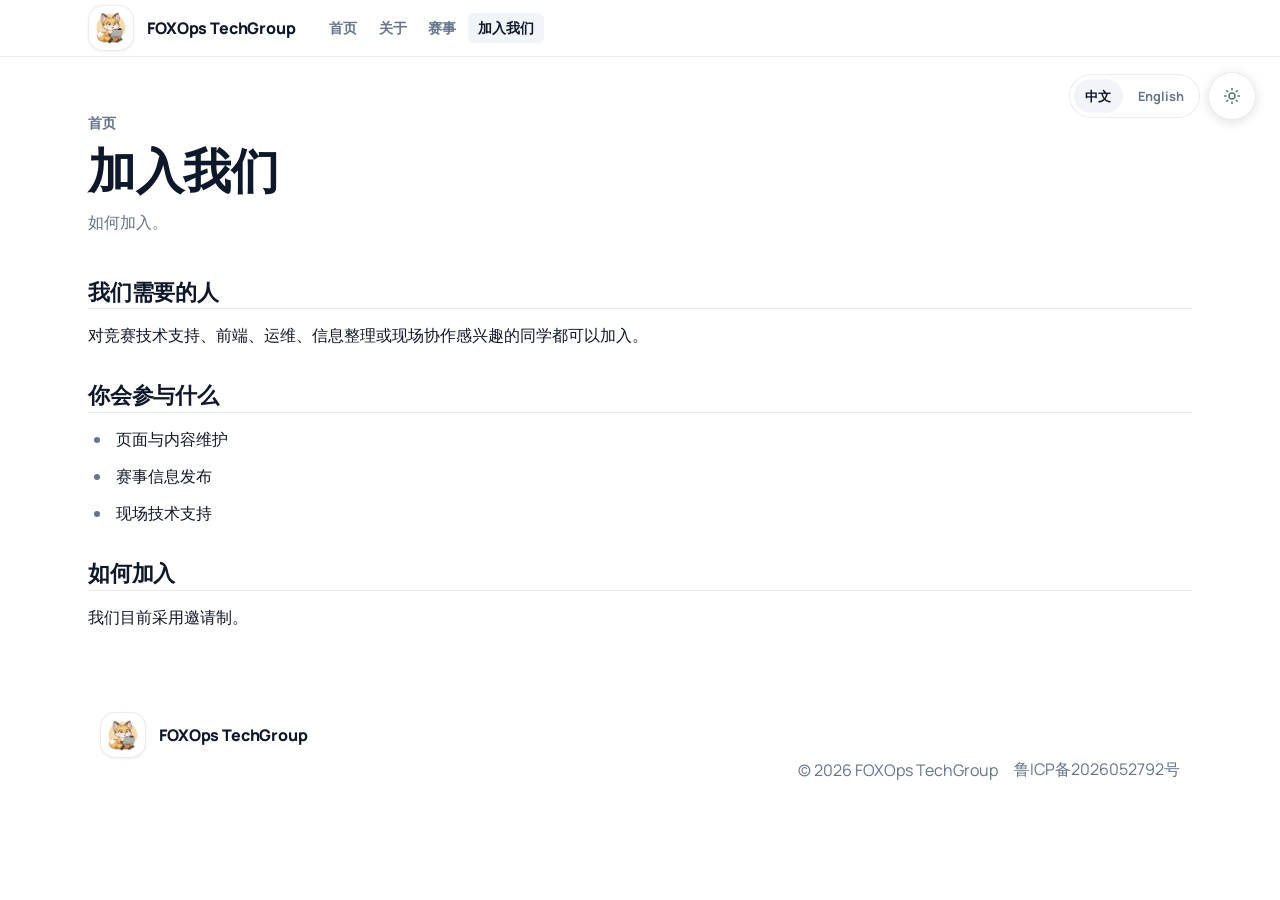
<file: join-us/index.html>
<!DOCTYPE html><html lang="zh-CN" data-locale="zh"> <head><meta charset="utf-8"><meta name="viewport" content="width=device-width, initial-scale=1"><meta name="description" content="FOXOps TechGroup 致力于江西省内外 XCPC 竞赛的技术运维，并主要为江西省内赛事提供技术支持。"><meta name="generator" content="Astro v5.18.1"><meta name="theme-color" content="#ffffff"><script>
      (() => {
        const t = localStorage.getItem("theme");
        if (t === "dark") document.documentElement.classList.add("dark");
        const saved = localStorage.getItem("portal-locale");
        const locale = saved === "en" ? "en" : "zh";
        document.documentElement.dataset.locale = locale;
        document.documentElement.lang = locale === "en" ? "en" : "zh-CN";
      })();
    </script><link rel="icon" href="/favicon.ico"><link rel="preconnect" href="https://fonts.googleapis.com"><link rel="preconnect" href="https://fonts.gstatic.com" crossorigin="anonymous"><link href="https://fonts.googleapis.com/css2?family=Manrope:wght@400;500;600;700;800&display=swap" rel="stylesheet"><title>FOXOps TechGroup</title><style>.page-head[data-astro-cid-x4l5tyy5]{display:grid;gap:.65rem;margin-bottom:1rem}.page-back[data-astro-cid-x4l5tyy5]{width:fit-content;color:var(--muted-foreground);font-size:.9rem;font-weight:700}.page-head[data-astro-cid-x4l5tyy5] h1[data-astro-cid-x4l5tyy5]{margin:0;font-size:clamp(2rem,4vw,3rem);line-height:1.12;letter-spacing:-.01em}.page-description[data-astro-cid-x4l5tyy5]{max-width:62ch;color:var(--muted-foreground);line-height:1.75}.page-content[data-astro-cid-x4l5tyy5]{padding:1.75rem 0}.page-content[data-astro-cid-x4l5tyy5] h2{margin:2rem 0 .75rem;font-size:1.35rem;font-weight:700;letter-spacing:-.01em;padding-bottom:.35rem;border-bottom:1px solid var(--border)}.page-content[data-astro-cid-x4l5tyy5] h2:first-child{margin-top:0}.page-content[data-astro-cid-x4l5tyy5] p,.page-content[data-astro-cid-x4l5tyy5] li{color:var(--foreground);line-height:1.8;font-size:1.02rem}.page-content[data-astro-cid-x4l5tyy5] ul{margin:.75rem 0 1.5rem;padding-left:1.5rem;display:grid;gap:.5rem}.page-content[data-astro-cid-x4l5tyy5] li{padding-left:.25rem}.page-content[data-astro-cid-x4l5tyy5] li::marker{color:var(--muted-foreground)}.page-content[data-astro-cid-x4l5tyy5] strong{color:var(--primary-strong)}
</style>
<link rel="stylesheet" href="/_astro/about.ckXjKee7.css"></head> <body> <a class="skip-link" href="#main">跳到正文</a>  <header class="site-header" data-astro-cid-ctg3m53h> <div class="site-header-inner" data-astro-cid-ctg3m53h> <a class="brand-link" href="/" aria-label="Home" data-astro-cid-ctg3m53h> <div class="logo logo-compact" data-astro-cid-ozqtn4fm> <div class="logo-box" aria-hidden="true" data-astro-cid-ozqtn4fm> <img src="/image/foxnobg.png" alt="" loading="eager" decoding="async" data-astro-cid-ozqtn4fm> </div> <div class="logo-copy" data-astro-cid-ozqtn4fm> <div class="logo-brand" data-astro-cid-ozqtn4fm> <span data-locale-text="zh" data-astro-cid-ozqtn4fm>FOXOps TechGroup</span> <span data-locale-text="en" data-astro-cid-ozqtn4fm>FOXOps TechGroup</span> </div> <div class="logo-caption" data-astro-cid-ozqtn4fm> <span data-locale-text="zh" data-astro-cid-ozqtn4fm>Foundation for O&amp;M on XCPC</span> <span data-locale-text="en" data-astro-cid-ozqtn4fm>Foundation for O&amp;M on XCPC</span> </div> </div> </div>  </a> <nav class="header-nav" aria-label="Main navigation" data-astro-cid-ctg3m53h> <a class="nav-link" href="/" data-astro-cid-ctg3m53h> <span class="dual-text"> <span data-locale-text="zh">首页</span> <span data-locale-text="en">Home</span> </span> </a><a class="nav-link" href="/about/" data-astro-cid-ctg3m53h> <span class="dual-text"> <span data-locale-text="zh">关于</span> <span data-locale-text="en">About</span> </span> </a><a class="nav-link" href="/competitions/" data-astro-cid-ctg3m53h> <span class="dual-text"> <span data-locale-text="zh">赛事</span> <span data-locale-text="en">Contests</span> </span> </a><a class="nav-link active" href="/join-us/" data-astro-cid-ctg3m53h> <span class="dual-text"> <span data-locale-text="zh">加入我们</span> <span data-locale-text="en">Join Us</span> </span> </a> </nav> <div class="header-actions" data-astro-cid-ctg3m53h> <button class="nav-trigger" type="button" aria-expanded="false" aria-controls="site-sidebar-drawer" data-sidebar-open data-astro-cid-ctg3m53h> <span class="dual-text"> <span data-locale-text="zh">菜单</span> <span data-locale-text="en">Menu</span> </span> </button> </div> </div> </header>  <div class="sidebar-backdrop" data-sidebar-backdrop hidden data-astro-cid-ssfzsv2f></div> <aside class="sidebar surface" id="site-sidebar-drawer" data-sidebar-drawer data-astro-cid-ssfzsv2f> <div class="sidebar-inner" data-astro-cid-ssfzsv2f> <div class="sidebar-head" data-astro-cid-ssfzsv2f> <div class="logo" data-astro-cid-ozqtn4fm> <div class="logo-box" aria-hidden="true" data-astro-cid-ozqtn4fm> <img src="/image/foxnobg.png" alt="" loading="eager" decoding="async" data-astro-cid-ozqtn4fm> </div> <div class="logo-copy" data-astro-cid-ozqtn4fm> <div class="logo-brand" data-astro-cid-ozqtn4fm> <span data-locale-text="zh" data-astro-cid-ozqtn4fm>FOXOps TechGroup</span> <span data-locale-text="en" data-astro-cid-ozqtn4fm>FOXOps TechGroup</span> </div> <div class="logo-caption" data-astro-cid-ozqtn4fm> <span data-locale-text="zh" data-astro-cid-ozqtn4fm>Foundation for O&amp;M on XCPC</span> <span data-locale-text="en" data-astro-cid-ozqtn4fm>Foundation for O&amp;M on XCPC</span> </div> </div> </div>  <button class="sidebar-close" type="button" data-sidebar-close data-astro-cid-ssfzsv2f> <span data-locale-text="zh" data-astro-cid-ssfzsv2f>关闭</span> <span data-locale-text="en" data-astro-cid-ssfzsv2f>Close</span> </button> </div> <nav class="sidebar-tree" aria-label="Site pages" data-astro-cid-ssfzsv2f> <section class="tree-group" data-astro-cid-foxyso2o> <p class="tree-group-label" data-astro-cid-foxyso2o> <span class="dual-text"> <span data-locale-text="zh">站点</span> <span data-locale-text="en">Site</span> </span> </p> <ul class="tree-list" data-astro-cid-foxyso2o> <li class="tree-item tree-item-depth-0" data-astro-cid-gdqbwjgm> <a class="tree-link" href="/" data-astro-cid-gdqbwjgm> <span class="dual-text"> <span data-locale-text="zh">首页</span> <span data-locale-text="en">Home</span> </span> </a>  </li> <li class="tree-item tree-item-depth-0" data-astro-cid-gdqbwjgm> <a class="tree-link" href="/about/" data-astro-cid-gdqbwjgm> <span class="dual-text"> <span data-locale-text="zh">关于</span> <span data-locale-text="en">About</span> </span> </a>  </li> <li class="tree-item tree-item-depth-0" data-astro-cid-gdqbwjgm> <a class="tree-link" href="/competitions/" data-astro-cid-gdqbwjgm> <span class="dual-text"> <span data-locale-text="zh">赛事列表</span> <span data-locale-text="en">Contest List</span> </span> </a> <ul class="tree-children" data-astro-cid-gdqbwjgm> <li class="tree-item tree-item-depth-1" data-astro-cid-gdqbwjgm> <a class="tree-link" href="/competitions/2026-ccpc-national-invitional-nanchang/" data-astro-cid-gdqbwjgm> <span class="dual-text"> <span data-locale-text="zh">2026年CCPC全国邀请赛（南昌）暨第三届江西省赛</span> <span data-locale-text="en">2026 CCPC National Invitational (Nanchang) &amp; The 3rd Jiangxi Provincial Programming Contest</span> </span> </a> <ul class="tree-children" data-astro-cid-gdqbwjgm> <li class="tree-item tree-item-depth-2" data-astro-cid-gdqbwjgm> <a class="tree-link" href="/competitions/2026-ccpc-national-invitional-nanchang/environment/" data-astro-cid-gdqbwjgm> <span class="dual-text"> <span data-locale-text="zh">竞赛环境</span> <span data-locale-text="en">Environment</span> </span> </a>  </li>  </ul> </li> <li class="tree-item tree-item-depth-1" data-astro-cid-gdqbwjgm> <a class="tree-link" href="/competitions/2026-icpc-national-invitional-nanchang/" data-astro-cid-gdqbwjgm> <span class="dual-text"> <span data-locale-text="zh">2026年ICPC国际大学生程序设计竞赛全国邀请赛（南昌）暨江西省程序设计竞赛</span> <span data-locale-text="en">2026 ICPC International Collegiate Programming Contest National Invitational (Nanchang) &amp; Jiangxi Provincial Programming Contest</span> </span> </a> <ul class="tree-children" data-astro-cid-gdqbwjgm> <li class="tree-item tree-item-depth-2" data-astro-cid-gdqbwjgm> <a class="tree-link" href="/competitions/2026-icpc-national-invitional-nanchang/environment/" data-astro-cid-gdqbwjgm> <span class="dual-text"> <span data-locale-text="zh">竞赛环境</span> <span data-locale-text="en">Environment</span> </span> </a>  </li>  </ul> </li> <li class="tree-item tree-item-depth-1" data-astro-cid-gdqbwjgm> <a class="tree-link" href="/competitions/2025-ccpc-national-invitional-nanchang/" data-astro-cid-gdqbwjgm> <span class="dual-text"> <span data-locale-text="zh">2025 CCPC 全国邀请赛（南昌）暨第二届江西省赛</span> <span data-locale-text="en">2025 CCPC National Invitational (Nanchang) &amp; The 2nd Jiangxi Provincial Contest</span> </span> </a> <ul class="tree-children" data-astro-cid-gdqbwjgm> <li class="tree-item tree-item-depth-2" data-astro-cid-gdqbwjgm> <a class="tree-link" href="/competitions/2025-ccpc-national-invitional-nanchang/environment/" data-astro-cid-gdqbwjgm> <span class="dual-text"> <span data-locale-text="zh">竞赛环境</span> <span data-locale-text="en">Environment</span> </span> </a>  </li> <li class="tree-item tree-item-depth-2" data-astro-cid-gdqbwjgm> <a class="tree-link" href="/competitions/2025-ccpc-national-invitional-nanchang/handbook/" data-astro-cid-gdqbwjgm> <span class="dual-text"> <span data-locale-text="zh">参赛手册</span> <span data-locale-text="en">Contest Handbook</span> </span> </a>  </li>  </ul> </li>  </ul> </li> <li class="tree-item tree-item-depth-0 tree-item-active" data-astro-cid-gdqbwjgm> <a class="tree-link" href="/join-us/" aria-current="page" data-astro-cid-gdqbwjgm> <span class="dual-text"> <span data-locale-text="zh">加入我们</span> <span data-locale-text="en">Join Us</span> </span> </a>  </li>  </ul> </section>  </nav> </div> </aside> <script>
  (() => {
    const drawer = document.querySelector("[data-sidebar-drawer]");
    const backdrop = document.querySelector("[data-sidebar-backdrop]");
    const openButtons = document.querySelectorAll("[data-sidebar-open]");
    const closeButton = document.querySelector("[data-sidebar-close]");

    if (!drawer || !backdrop || !closeButton) return;

    const setOpen = (open) => {
      drawer.dataset.open = open ? "true" : "false";
      backdrop.hidden = !open;
      openButtons.forEach((b) => b.setAttribute("aria-expanded", open ? "true" : "false"));
      document.body.style.overflow = open ? "hidden" : "";
    };

    setOpen(false);

    openButtons.forEach((btn) => btn.addEventListener("click", () => setOpen(true)));
    closeButton.addEventListener("click", () => setOpen(false));
    backdrop.addEventListener("click", () => setOpen(false));

    drawer.querySelectorAll("a").forEach((link) => {
      link.addEventListener("click", () => setOpen(false));
    });

    window.addEventListener("keydown", (event) => {
      if (event.key === "Escape") setOpen(false);
    });
  })();
</script>  <div class="portal-wrapper" data-astro-cid-lul3bfgs> <main class="portal-content" id="main" data-astro-cid-lul3bfgs> <div class="portal-content-inner" data-astro-cid-lul3bfgs>  <section class="section page-shell" data-astro-cid-x4l5tyy5> <div class="page-head" data-astro-cid-x4l5tyy5> <a class="page-back" href="/" data-astro-cid-x4l5tyy5> <span class="dual-text"> <span data-locale-text="zh">首页</span> <span data-locale-text="en">Home</span> </span> </a> <h1 data-astro-cid-x4l5tyy5><span class="dual-text"> <span data-locale-text="zh">加入我们</span> <span data-locale-text="en">Join Us</span> </span></h1> <p class="page-description" data-astro-cid-x4l5tyy5><span class="dual-text"> <span data-locale-text="zh">如何加入。</span> <span data-locale-text="en">How to get involved.</span> </span></p> </div> <article class="page-content" data-astro-cid-x4l5tyy5>  <div data-locale-text="zh"> <h2 id="我们需要的人">我们需要的人</h2>
<p>对竞赛技术支持、前端、运维、信息整理或现场协作感兴趣的同学都可以加入。</p>
<h2 id="你会参与什么">你会参与什么</h2>
<ul>
<li>页面与内容维护</li>
<li>赛事信息发布</li>
<li>现场技术支持</li>
</ul>
<h2 id="如何加入">如何加入</h2>
<p>我们目前采用邀请制。</p> </div> <div data-locale-text="en"> <h2 id="who-we-want">Who we want</h2>
<p>Students interested in contest support, frontend, ops, content, or onsite coordination are welcome.</p>
<h2 id="what-you-will-do">What you will do</h2>
<ul>
<li>Maintain pages and content</li>
<li>Publish contest updates</li>
<li>Help with onsite technical support</li>
</ul>
<h2 id="how-to-join">How to join</h2>
<p>We are currently on an invitation-only basis.</p> </div>  </article> </section>   </div> </main> <footer class="site-footer" data-astro-cid-7jm4tvwz> <div class="container footer-inner">  <div class="logo logo-compact" data-astro-cid-ozqtn4fm> <div class="logo-box" aria-hidden="true" data-astro-cid-ozqtn4fm> <img src="/image/foxnobg.png" alt="" loading="eager" decoding="async" data-astro-cid-ozqtn4fm> </div> <div class="logo-copy" data-astro-cid-ozqtn4fm> <div class="logo-brand" data-astro-cid-ozqtn4fm> <span data-locale-text="zh" data-astro-cid-ozqtn4fm>FOXOps TechGroup</span> <span data-locale-text="en" data-astro-cid-ozqtn4fm>FOXOps TechGroup</span> </div> <div class="logo-caption" data-astro-cid-ozqtn4fm> <span data-locale-text="zh" data-astro-cid-ozqtn4fm>Foundation for O&amp;M on XCPC</span> <span data-locale-text="en" data-astro-cid-ozqtn4fm>Foundation for O&amp;M on XCPC</span> </div> </div> </div>  <div class="footer-meta" data-astro-cid-7jm4tvwz> <p class="muted" data-astro-cid-7jm4tvwz> <span class="dual-text"> <span data-locale-text="zh">© 2026 FOXOps TechGroup</span> <span data-locale-text="en">© 2026 FOXOps TechGroup</span> </span> </p> <a class="filing-link muted" href="https://beian.miit.gov.cn/" target="_blank" rel="noopener noreferrer" data-astro-cid-7jm4tvwz> 鲁ICP备2026052792号 </a> </div>  </div> </footer>  </div> <div class="fab-bar" data-astro-cid-lul3bfgs> <div class="fab-locale" data-astro-cid-lul3bfgs> <div class="locale-toggle" role="group" aria-label="语言切换"> <button type="button" data-locale="zh">中文</button> <button type="button" data-locale="en">English</button> </div> <script>
  const root = document.documentElement;

  document.querySelectorAll(".locale-toggle button").forEach((button) => {
    button.addEventListener("click", () => {
      const locale = button.getAttribute("data-locale");
      if (!locale) return;
      root.dataset.locale = locale;
      root.lang = locale === "en" ? "en" : "zh-CN";
      localStorage.setItem("portal-locale", locale);
    });
  });
</script> </div> <button class="theme-toggle" type="button" aria-label="Toggle theme" data-theme-toggle data-astro-cid-x3pjskd3> <svg class="sun-icon" xmlns="http://www.w3.org/2000/svg" width="18" height="18" viewBox="0 0 24 24" fill="none" stroke="currentColor" stroke-width="2" stroke-linecap="round" stroke-linejoin="round" data-astro-cid-x3pjskd3> <circle cx="12" cy="12" r="4" data-astro-cid-x3pjskd3></circle> <path d="M12 2v2" data-astro-cid-x3pjskd3></path><path d="M12 20v2" data-astro-cid-x3pjskd3></path> <path d="m4.93 4.93 1.41 1.41" data-astro-cid-x3pjskd3></path> <path d="m17.66 17.66 1.41 1.41" data-astro-cid-x3pjskd3></path> <path d="M2 12h2" data-astro-cid-x3pjskd3></path><path d="M20 12h2" data-astro-cid-x3pjskd3></path> <path d="m6.34 17.66-1.41 1.41" data-astro-cid-x3pjskd3></path> <path d="m19.07 4.93-1.41 1.41" data-astro-cid-x3pjskd3></path> </svg> <svg class="moon-icon" xmlns="http://www.w3.org/2000/svg" width="18" height="18" viewBox="0 0 24 24" fill="none" stroke="currentColor" stroke-width="2" stroke-linecap="round" stroke-linejoin="round" data-astro-cid-x3pjskd3> <path d="M21 12.79A9 9 0 1 1 11.21 3 7 7 0 0 0 21 12.79z" data-astro-cid-x3pjskd3></path> </svg> </button> <script>
  (() => {
    const btn = document.querySelector("[data-theme-toggle]");
    if (!btn) return;
    const html = document.documentElement;
    btn.addEventListener("click", () => {
      html.classList.toggle("dark");
      localStorage.setItem("theme", html.classList.contains("dark") ? "dark" : "light");
    });
  })();
</script>  </div>  </body></html>
</file>
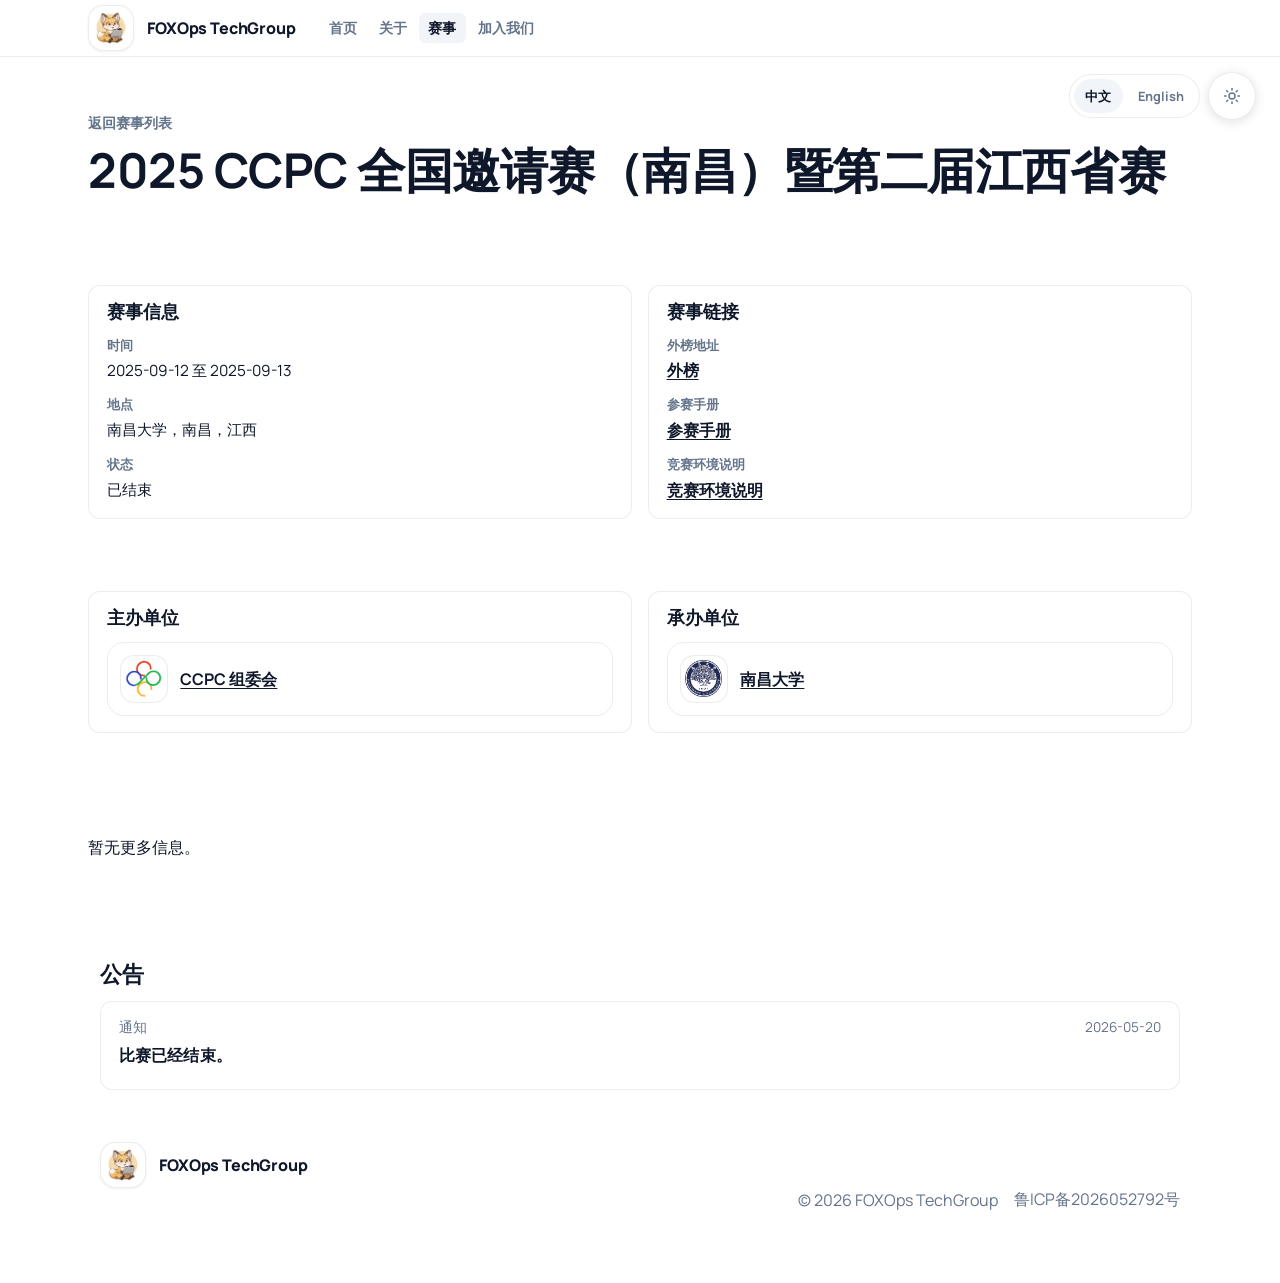
<file: competitions/2025-ccpc-national-invitional-nanchang/index.html>
<!DOCTYPE html><html lang="zh-CN" data-locale="zh"> <head><meta charset="utf-8"><meta name="viewport" content="width=device-width, initial-scale=1"><meta name="description" content="FOXOps TechGroup 致力于江西省内外 XCPC 竞赛的技术运维，并主要为江西省内赛事提供技术支持。"><meta name="generator" content="Astro v5.18.1"><meta name="theme-color" content="#ffffff"><script>
      (() => {
        const t = localStorage.getItem("theme");
        if (t === "dark") document.documentElement.classList.add("dark");
        const saved = localStorage.getItem("portal-locale");
        const locale = saved === "en" ? "en" : "zh";
        document.documentElement.dataset.locale = locale;
        document.documentElement.lang = locale === "en" ? "en" : "zh-CN";
      })();
    </script><link rel="icon" href="/favicon.ico"><link rel="preconnect" href="https://fonts.googleapis.com"><link rel="preconnect" href="https://fonts.gstatic.com" crossorigin="anonymous"><link href="https://fonts.googleapis.com/css2?family=Manrope:wght@400;500;600;700;800&display=swap" rel="stylesheet"><title>FOXOps TechGroup</title><style>.announcement-item[data-astro-cid-xzlio374]{padding:1rem 1.1rem}.announcement-meta[data-astro-cid-xzlio374]{display:flex;justify-content:space-between;gap:1rem;color:var(--muted-foreground);font-size:.85rem}.announcement-item[data-astro-cid-xzlio374] h3[data-astro-cid-xzlio374]{margin:.6rem 0 .55rem;font-size:1rem}.announcement-item[data-astro-cid-xzlio374] p{color:var(--foreground);line-height:1.75}.announcements-title[data-astro-cid-5tbeeht6]{margin:0 0 1rem;font-size:1.35rem}.announcement-list[data-astro-cid-5tbeeht6]{display:grid;gap:.75rem}.organizer-grid[data-astro-cid-axi37reb]{display:grid;grid-template-columns:repeat(2,minmax(0,1fr));gap:1rem}.organizer-panel[data-astro-cid-axi37reb]{padding:1rem 1.1rem}.organizer-panel[data-astro-cid-axi37reb] h2[data-astro-cid-axi37reb]{margin:0 0 .9rem;font-size:1.1rem}.organizer-list[data-astro-cid-axi37reb]{display:grid;gap:.75rem}.organizer-card[data-astro-cid-axi37reb]{display:grid;grid-template-columns:3rem 1fr;gap:.8rem;align-items:center;padding:.75rem;border:1px solid var(--border);border-radius:1rem}.organizer-logo[data-astro-cid-axi37reb]{display:grid;place-items:center;width:3rem;height:3rem;border-radius:.9rem;background:#fff;border:1px solid var(--border);overflow:hidden;padding:.3rem}.organizer-logo[data-astro-cid-axi37reb] img[data-astro-cid-axi37reb]{width:100%;height:100%;object-fit:contain}.organizer-copy[data-astro-cid-axi37reb] p[data-astro-cid-axi37reb],.organizer-copy[data-astro-cid-axi37reb] a[data-astro-cid-axi37reb]{margin:0;font-weight:700;line-height:1.5}.organizer-copy[data-astro-cid-axi37reb] a[data-astro-cid-axi37reb]{text-decoration:underline;text-underline-offset:.18rem}.organizer-empty[data-astro-cid-axi37reb]{color:var(--muted-foreground)}@media(max-width:900px){.organizer-grid[data-astro-cid-axi37reb]{grid-template-columns:1fr}}.schedule-panel[data-astro-cid-mlu7w5yn]{padding:1rem 1.1rem}.schedule-panel[data-astro-cid-mlu7w5yn] h2[data-astro-cid-mlu7w5yn]{margin:0 0 .9rem;font-size:1.1rem}.schedule-list[data-astro-cid-mlu7w5yn]{display:grid;gap:.9rem}.schedule-item[data-astro-cid-mlu7w5yn]{display:grid;grid-template-columns:8rem 1fr;gap:1rem;padding-top:.9rem;border-top:1px solid var(--border)}.schedule-item[data-astro-cid-mlu7w5yn]:first-child{padding-top:0;border-top:0}.schedule-time[data-astro-cid-mlu7w5yn]{color:var(--muted-foreground);font-size:.9rem;font-weight:700}.schedule-copy[data-astro-cid-mlu7w5yn] h3[data-astro-cid-mlu7w5yn]{margin:0;font-size:1rem}.schedule-copy[data-astro-cid-mlu7w5yn] p[data-astro-cid-mlu7w5yn]{margin-top:.35rem;color:var(--muted-foreground);line-height:1.7}@media(max-width:720px){.schedule-item[data-astro-cid-mlu7w5yn]{grid-template-columns:1fr;gap:.45rem}}.contest-summary-grid[data-astro-cid-j6hze6br]{display:grid;grid-template-columns:repeat(2,minmax(0,1fr));gap:1rem}.summary-panel[data-astro-cid-j6hze6br]{padding:1rem 1.1rem}.summary-panel[data-astro-cid-j6hze6br] h2[data-astro-cid-j6hze6br]{margin:0 0 .9rem;font-size:1.1rem}.summary-list[data-astro-cid-j6hze6br]{margin:0;display:grid;gap:.75rem}.summary-list[data-astro-cid-j6hze6br] div[data-astro-cid-j6hze6br]{display:grid;gap:.25rem}.summary-list[data-astro-cid-j6hze6br] dt[data-astro-cid-j6hze6br],.summary-link-label[data-astro-cid-j6hze6br]{color:var(--muted-foreground);font-size:.84rem;font-weight:700}.summary-list[data-astro-cid-j6hze6br] dd[data-astro-cid-j6hze6br]{margin:0;font-size:.96rem;line-height:1.6}.summary-links[data-astro-cid-j6hze6br]{margin:0;padding:0;list-style:none;display:grid;gap:.8rem}.summary-links[data-astro-cid-j6hze6br] li[data-astro-cid-j6hze6br]{display:grid;gap:.3rem}.summary-links[data-astro-cid-j6hze6br] a[data-astro-cid-j6hze6br]{width:fit-content;color:var(--foreground);font-weight:700;text-decoration:underline;text-underline-offset:.18rem}.summary-link-empty[data-astro-cid-j6hze6br]{color:var(--muted-foreground);font-weight:700}@media(max-width:900px){.contest-summary-grid[data-astro-cid-j6hze6br]{grid-template-columns:1fr}}
.page-head[data-astro-cid-x4l5tyy5]{display:grid;gap:.65rem;margin-bottom:1rem}.page-back[data-astro-cid-x4l5tyy5]{width:fit-content;color:var(--muted-foreground);font-size:.9rem;font-weight:700}.page-head[data-astro-cid-x4l5tyy5] h1[data-astro-cid-x4l5tyy5]{margin:0;font-size:clamp(2rem,4vw,3rem);line-height:1.12;letter-spacing:-.01em}.page-description[data-astro-cid-x4l5tyy5]{max-width:62ch;color:var(--muted-foreground);line-height:1.75}.page-content[data-astro-cid-x4l5tyy5]{padding:1.75rem 0}.page-content[data-astro-cid-x4l5tyy5] h2{margin:2rem 0 .75rem;font-size:1.35rem;font-weight:700;letter-spacing:-.01em;padding-bottom:.35rem;border-bottom:1px solid var(--border)}.page-content[data-astro-cid-x4l5tyy5] h2:first-child{margin-top:0}.page-content[data-astro-cid-x4l5tyy5] p,.page-content[data-astro-cid-x4l5tyy5] li{color:var(--foreground);line-height:1.8;font-size:1.02rem}.page-content[data-astro-cid-x4l5tyy5] ul{margin:.75rem 0 1.5rem;padding-left:1.5rem;display:grid;gap:.5rem}.page-content[data-astro-cid-x4l5tyy5] li{padding-left:.25rem}.page-content[data-astro-cid-x4l5tyy5] li::marker{color:var(--muted-foreground)}.page-content[data-astro-cid-x4l5tyy5] strong{color:var(--primary-strong)}
</style>
<link rel="stylesheet" href="/_astro/about.ckXjKee7.css"></head> <body> <a class="skip-link" href="#main">跳到正文</a>  <header class="site-header" data-astro-cid-ctg3m53h> <div class="site-header-inner" data-astro-cid-ctg3m53h> <a class="brand-link" href="/" aria-label="Home" data-astro-cid-ctg3m53h> <div class="logo logo-compact" data-astro-cid-ozqtn4fm> <div class="logo-box" aria-hidden="true" data-astro-cid-ozqtn4fm> <img src="/image/foxnobg.png" alt="" loading="eager" decoding="async" data-astro-cid-ozqtn4fm> </div> <div class="logo-copy" data-astro-cid-ozqtn4fm> <div class="logo-brand" data-astro-cid-ozqtn4fm> <span data-locale-text="zh" data-astro-cid-ozqtn4fm>FOXOps TechGroup</span> <span data-locale-text="en" data-astro-cid-ozqtn4fm>FOXOps TechGroup</span> </div> <div class="logo-caption" data-astro-cid-ozqtn4fm> <span data-locale-text="zh" data-astro-cid-ozqtn4fm>Foundation for O&amp;M on XCPC</span> <span data-locale-text="en" data-astro-cid-ozqtn4fm>Foundation for O&amp;M on XCPC</span> </div> </div> </div>  </a> <nav class="header-nav" aria-label="Main navigation" data-astro-cid-ctg3m53h> <a class="nav-link" href="/" data-astro-cid-ctg3m53h> <span class="dual-text"> <span data-locale-text="zh">首页</span> <span data-locale-text="en">Home</span> </span> </a><a class="nav-link" href="/about/" data-astro-cid-ctg3m53h> <span class="dual-text"> <span data-locale-text="zh">关于</span> <span data-locale-text="en">About</span> </span> </a><a class="nav-link active" href="/competitions/" data-astro-cid-ctg3m53h> <span class="dual-text"> <span data-locale-text="zh">赛事</span> <span data-locale-text="en">Contests</span> </span> </a><a class="nav-link" href="/join-us/" data-astro-cid-ctg3m53h> <span class="dual-text"> <span data-locale-text="zh">加入我们</span> <span data-locale-text="en">Join Us</span> </span> </a> </nav> <div class="header-actions" data-astro-cid-ctg3m53h> <button class="nav-trigger" type="button" aria-expanded="false" aria-controls="site-sidebar-drawer" data-sidebar-open data-astro-cid-ctg3m53h> <span class="dual-text"> <span data-locale-text="zh">菜单</span> <span data-locale-text="en">Menu</span> </span> </button> </div> </div> </header>  <div class="sidebar-backdrop" data-sidebar-backdrop hidden data-astro-cid-ssfzsv2f></div> <aside class="sidebar surface" id="site-sidebar-drawer" data-sidebar-drawer data-astro-cid-ssfzsv2f> <div class="sidebar-inner" data-astro-cid-ssfzsv2f> <div class="sidebar-head" data-astro-cid-ssfzsv2f> <div class="logo" data-astro-cid-ozqtn4fm> <div class="logo-box" aria-hidden="true" data-astro-cid-ozqtn4fm> <img src="/image/foxnobg.png" alt="" loading="eager" decoding="async" data-astro-cid-ozqtn4fm> </div> <div class="logo-copy" data-astro-cid-ozqtn4fm> <div class="logo-brand" data-astro-cid-ozqtn4fm> <span data-locale-text="zh" data-astro-cid-ozqtn4fm>FOXOps TechGroup</span> <span data-locale-text="en" data-astro-cid-ozqtn4fm>FOXOps TechGroup</span> </div> <div class="logo-caption" data-astro-cid-ozqtn4fm> <span data-locale-text="zh" data-astro-cid-ozqtn4fm>Foundation for O&amp;M on XCPC</span> <span data-locale-text="en" data-astro-cid-ozqtn4fm>Foundation for O&amp;M on XCPC</span> </div> </div> </div>  <button class="sidebar-close" type="button" data-sidebar-close data-astro-cid-ssfzsv2f> <span data-locale-text="zh" data-astro-cid-ssfzsv2f>关闭</span> <span data-locale-text="en" data-astro-cid-ssfzsv2f>Close</span> </button> </div> <nav class="sidebar-tree" aria-label="Site pages" data-astro-cid-ssfzsv2f> <section class="tree-group" data-astro-cid-foxyso2o> <p class="tree-group-label" data-astro-cid-foxyso2o> <span class="dual-text"> <span data-locale-text="zh">站点</span> <span data-locale-text="en">Site</span> </span> </p> <ul class="tree-list" data-astro-cid-foxyso2o> <li class="tree-item tree-item-depth-0" data-astro-cid-gdqbwjgm> <a class="tree-link" href="/" data-astro-cid-gdqbwjgm> <span class="dual-text"> <span data-locale-text="zh">首页</span> <span data-locale-text="en">Home</span> </span> </a>  </li> <li class="tree-item tree-item-depth-0" data-astro-cid-gdqbwjgm> <a class="tree-link" href="/about/" data-astro-cid-gdqbwjgm> <span class="dual-text"> <span data-locale-text="zh">关于</span> <span data-locale-text="en">About</span> </span> </a>  </li> <li class="tree-item tree-item-depth-0 tree-item-active" data-astro-cid-gdqbwjgm> <a class="tree-link" href="/competitions/" aria-current="page" data-astro-cid-gdqbwjgm> <span class="dual-text"> <span data-locale-text="zh">赛事列表</span> <span data-locale-text="en">Contest List</span> </span> </a> <ul class="tree-children" data-astro-cid-gdqbwjgm> <li class="tree-item tree-item-depth-1" data-astro-cid-gdqbwjgm> <a class="tree-link" href="/competitions/2026-ccpc-national-invitional-nanchang/" data-astro-cid-gdqbwjgm> <span class="dual-text"> <span data-locale-text="zh">2026年CCPC全国邀请赛（南昌）暨第三届江西省赛</span> <span data-locale-text="en">2026 CCPC National Invitational (Nanchang) &amp; The 3rd Jiangxi Provincial Programming Contest</span> </span> </a> <ul class="tree-children" data-astro-cid-gdqbwjgm> <li class="tree-item tree-item-depth-2" data-astro-cid-gdqbwjgm> <a class="tree-link" href="/competitions/2026-ccpc-national-invitional-nanchang/environment/" data-astro-cid-gdqbwjgm> <span class="dual-text"> <span data-locale-text="zh">竞赛环境</span> <span data-locale-text="en">Environment</span> </span> </a>  </li>  </ul> </li> <li class="tree-item tree-item-depth-1" data-astro-cid-gdqbwjgm> <a class="tree-link" href="/competitions/2026-icpc-national-invitional-nanchang/" data-astro-cid-gdqbwjgm> <span class="dual-text"> <span data-locale-text="zh">2026年ICPC国际大学生程序设计竞赛全国邀请赛（南昌）暨江西省程序设计竞赛</span> <span data-locale-text="en">2026 ICPC International Collegiate Programming Contest National Invitational (Nanchang) &amp; Jiangxi Provincial Programming Contest</span> </span> </a> <ul class="tree-children" data-astro-cid-gdqbwjgm> <li class="tree-item tree-item-depth-2" data-astro-cid-gdqbwjgm> <a class="tree-link" href="/competitions/2026-icpc-national-invitional-nanchang/environment/" data-astro-cid-gdqbwjgm> <span class="dual-text"> <span data-locale-text="zh">竞赛环境</span> <span data-locale-text="en">Environment</span> </span> </a>  </li>  </ul> </li> <li class="tree-item tree-item-depth-1 tree-item-active" data-astro-cid-gdqbwjgm> <a class="tree-link" href="/competitions/2025-ccpc-national-invitional-nanchang/" aria-current="page" data-astro-cid-gdqbwjgm> <span class="dual-text"> <span data-locale-text="zh">2025 CCPC 全国邀请赛（南昌）暨第二届江西省赛</span> <span data-locale-text="en">2025 CCPC National Invitational (Nanchang) &amp; The 2nd Jiangxi Provincial Contest</span> </span> </a> <ul class="tree-children" data-astro-cid-gdqbwjgm> <li class="tree-item tree-item-depth-2" data-astro-cid-gdqbwjgm> <a class="tree-link" href="/competitions/2025-ccpc-national-invitional-nanchang/environment/" data-astro-cid-gdqbwjgm> <span class="dual-text"> <span data-locale-text="zh">竞赛环境</span> <span data-locale-text="en">Environment</span> </span> </a>  </li> <li class="tree-item tree-item-depth-2" data-astro-cid-gdqbwjgm> <a class="tree-link" href="/competitions/2025-ccpc-national-invitional-nanchang/handbook/" data-astro-cid-gdqbwjgm> <span class="dual-text"> <span data-locale-text="zh">参赛手册</span> <span data-locale-text="en">Contest Handbook</span> </span> </a>  </li>  </ul> </li>  </ul> </li> <li class="tree-item tree-item-depth-0" data-astro-cid-gdqbwjgm> <a class="tree-link" href="/join-us/" data-astro-cid-gdqbwjgm> <span class="dual-text"> <span data-locale-text="zh">加入我们</span> <span data-locale-text="en">Join Us</span> </span> </a>  </li>  </ul> </section>  </nav> </div> </aside> <script>
  (() => {
    const drawer = document.querySelector("[data-sidebar-drawer]");
    const backdrop = document.querySelector("[data-sidebar-backdrop]");
    const openButtons = document.querySelectorAll("[data-sidebar-open]");
    const closeButton = document.querySelector("[data-sidebar-close]");

    if (!drawer || !backdrop || !closeButton) return;

    const setOpen = (open) => {
      drawer.dataset.open = open ? "true" : "false";
      backdrop.hidden = !open;
      openButtons.forEach((b) => b.setAttribute("aria-expanded", open ? "true" : "false"));
      document.body.style.overflow = open ? "hidden" : "";
    };

    setOpen(false);

    openButtons.forEach((btn) => btn.addEventListener("click", () => setOpen(true)));
    closeButton.addEventListener("click", () => setOpen(false));
    backdrop.addEventListener("click", () => setOpen(false));

    drawer.querySelectorAll("a").forEach((link) => {
      link.addEventListener("click", () => setOpen(false));
    });

    window.addEventListener("keydown", (event) => {
      if (event.key === "Escape") setOpen(false);
    });
  })();
</script>  <div class="portal-wrapper" data-astro-cid-lul3bfgs> <main class="portal-content" id="main" data-astro-cid-lul3bfgs> <div class="portal-content-inner" data-astro-cid-lul3bfgs>  <section class="section page-shell" data-astro-cid-x4l5tyy5> <div class="page-head" data-astro-cid-x4l5tyy5> <a class="page-back" href="/competitions/" data-astro-cid-x4l5tyy5> <span class="dual-text"> <span data-locale-text="zh">返回赛事列表</span> <span data-locale-text="en">Back to contest list</span> </span> </a> <h1 data-astro-cid-x4l5tyy5><span class="dual-text"> <span data-locale-text="zh">2025 CCPC 全国邀请赛（南昌）暨第二届江西省赛</span> <span data-locale-text="en">2025 CCPC National Invitational (Nanchang) &amp; The 2nd Jiangxi Provincial Contest</span> </span></h1>  </div>  </section>  <section class="section" data-astro-cid-j6hze6br> <div class="contest-summary-grid" data-astro-cid-j6hze6br> <section class="surface summary-panel" data-astro-cid-j6hze6br> <h2 data-astro-cid-j6hze6br> <span class="dual-text"> <span data-locale-text="zh">赛事信息</span> <span data-locale-text="en">Contest Info</span> </span> </h2> <dl class="summary-list" data-astro-cid-j6hze6br> <div data-astro-cid-j6hze6br> <dt data-astro-cid-j6hze6br><span class="dual-text"> <span data-locale-text="zh">时间</span> <span data-locale-text="en">Date</span> </span></dt> <dd data-astro-cid-j6hze6br><span class="dual-text"> <span data-locale-text="zh">2025-09-12 至 2025-09-13</span> <span data-locale-text="en">2025-09-12 to 2025-09-13</span> </span></dd> </div><div data-astro-cid-j6hze6br> <dt data-astro-cid-j6hze6br><span class="dual-text"> <span data-locale-text="zh">地点</span> <span data-locale-text="en">Venue</span> </span></dt> <dd data-astro-cid-j6hze6br><span class="dual-text"> <span data-locale-text="zh">南昌大学，南昌，江西</span> <span data-locale-text="en">Nanchang University, Nanchang, Jiangxi</span> </span></dd> </div><div data-astro-cid-j6hze6br> <dt data-astro-cid-j6hze6br><span class="dual-text"> <span data-locale-text="zh">状态</span> <span data-locale-text="en">Status</span> </span></dt> <dd data-astro-cid-j6hze6br><span class="dual-text"> <span data-locale-text="zh">已结束</span> <span data-locale-text="en">Past</span> </span></dd> </div> </dl> </section> <section class="surface summary-panel" aria-labelledby="contest-links-title" data-astro-cid-j6hze6br> <h2 id="contest-links-title" data-astro-cid-j6hze6br> <span class="dual-text"> <span data-locale-text="zh">赛事链接</span> <span data-locale-text="en">Contest Links</span> </span> </h2> <ul class="summary-links" data-locale-text="zh" data-astro-cid-j6hze6br> <li data-astro-cid-j6hze6br> <span class="summary-link-label" data-astro-cid-j6hze6br> 外榜地址 </span> <a href="https://xcpcio.com/board/ccpc/11th/nanchang-invitational" target="_blank" rel="noreferrer" data-astro-cid-j6hze6br> 外榜 </a> </li><li data-astro-cid-j6hze6br> <span class="summary-link-label" data-astro-cid-j6hze6br> 参赛手册 </span> <a href="/competitions/2025-ccpc-national-invitional-nanchang/handbook/" data-astro-cid-j6hze6br> 参赛手册 </a> </li><li data-astro-cid-j6hze6br> <span class="summary-link-label" data-astro-cid-j6hze6br> 竞赛环境说明 </span> <a href="/competitions/2025-ccpc-national-invitional-nanchang/environment/" data-astro-cid-j6hze6br> 竞赛环境说明 </a> </li> </ul> <ul class="summary-links" data-locale-text="en" data-astro-cid-j6hze6br> <li data-astro-cid-j6hze6br> <span class="summary-link-label" data-astro-cid-j6hze6br> Scoreboard </span> <a href="https://xcpcio.com/board/ccpc/11th/nanchang-invitational" target="_blank" rel="noreferrer" data-astro-cid-j6hze6br> Scoreboard </a> </li><li data-astro-cid-j6hze6br> <span class="summary-link-label" data-astro-cid-j6hze6br> Handbook </span> <a href="/competitions/2025-ccpc-national-invitional-nanchang/handbook/" data-astro-cid-j6hze6br> Contest Handbook </a> </li><li data-astro-cid-j6hze6br> <span class="summary-link-label" data-astro-cid-j6hze6br> Environment </span> <a href="/competitions/2025-ccpc-national-invitional-nanchang/environment/" data-astro-cid-j6hze6br> Environment Guide </a> </li> </ul> </section> </div> </section>  <section class="section" data-astro-cid-axi37reb> <div class="organizer-grid" data-astro-cid-axi37reb> <section class="surface organizer-panel" data-astro-cid-axi37reb> <h2 data-astro-cid-axi37reb> <span class="dual-text"> <span data-locale-text="zh">主办单位</span> <span data-locale-text="en">Hosts</span> </span> </h2> <div class="organizer-list" data-locale-text="zh" data-astro-cid-axi37reb> <article class="organizer-card" data-astro-cid-axi37reb> <div class="organizer-logo" data-astro-cid-axi37reb> <img src="/_astro/ccpc.da4FPMQd.png" alt="" loading="lazy" data-astro-cid-axi37reb> </div> <div class="organizer-copy" data-astro-cid-axi37reb> <a href="https://ccpc.io" target="_blank" rel="noreferrer" data-astro-cid-axi37reb> CCPC 组委会 </a> </div> </article> </div> <div class="organizer-list" data-locale-text="en" data-astro-cid-axi37reb> <article class="organizer-card" data-astro-cid-axi37reb> <div class="organizer-logo" data-astro-cid-axi37reb> <img src="/_astro/ccpc.da4FPMQd.png" alt="" loading="lazy" data-astro-cid-axi37reb> </div> <div class="organizer-copy" data-astro-cid-axi37reb> <a href="https://ccpc.io" target="_blank" rel="noreferrer" data-astro-cid-axi37reb> CCPC Organizing Committee </a> </div> </article> </div> </section><section class="surface organizer-panel" data-astro-cid-axi37reb> <h2 data-astro-cid-axi37reb> <span class="dual-text"> <span data-locale-text="zh">承办单位</span> <span data-locale-text="en">Organizers</span> </span> </h2> <div class="organizer-list" data-locale-text="zh" data-astro-cid-axi37reb> <article class="organizer-card" data-astro-cid-axi37reb> <div class="organizer-logo" data-astro-cid-axi37reb> <img src="/_astro/ncu.C6VObcC3.png" alt="" loading="lazy" data-astro-cid-axi37reb> </div> <div class="organizer-copy" data-astro-cid-axi37reb> <a href="https://www.ncu.edu.cn" target="_blank" rel="noreferrer" data-astro-cid-axi37reb> 南昌大学 </a> </div> </article> </div> <div class="organizer-list" data-locale-text="en" data-astro-cid-axi37reb> <article class="organizer-card" data-astro-cid-axi37reb> <div class="organizer-logo" data-astro-cid-axi37reb> <img src="/_astro/ncu.C6VObcC3.png" alt="" loading="lazy" data-astro-cid-axi37reb> </div> <div class="organizer-copy" data-astro-cid-axi37reb> <a href="https://www.ncu.edu.cn" target="_blank" rel="noreferrer" data-astro-cid-axi37reb> Nanchang University </a> </div> </article> </div> </section> </div> </section>   <section class="section page-shell" data-astro-cid-x4l5tyy5>  <article class="page-content" data-astro-cid-x4l5tyy5>  <div data-locale-text="zh"> <p>暂无更多信息。</p> </div> <div data-locale-text="en"> <p>No more information.</p> </div>  </article> </section>  <section class="section" data-astro-cid-5tbeeht6> <div class="container">  <h2 class="announcements-title" data-astro-cid-5tbeeht6> <span class="dual-text"> <span data-locale-text="zh">公告</span> <span data-locale-text="en">Announcements</span> </span> </h2> <div class="announcement-list" data-astro-cid-5tbeeht6> <article class="surface announcement-item" data-astro-cid-xzlio374> <div class="announcement-meta" data-astro-cid-xzlio374> <span data-astro-cid-xzlio374> <span data-locale-text="zh" data-astro-cid-xzlio374>通知</span> <span data-locale-text="en" data-astro-cid-xzlio374>Announcements</span> </span> <time datetime="2026-05-20" data-astro-cid-xzlio374>2026-05-20</time> </div> <h3 data-astro-cid-xzlio374> <span data-locale-text="zh" data-astro-cid-xzlio374>比赛已经结束。</span> <span data-locale-text="en" data-astro-cid-xzlio374>The contest is over.</span> </h3> <div data-locale-text="zh" data-astro-cid-xzlio374>  </div> <div data-locale-text="en" data-astro-cid-xzlio374>  </div> </article>  </div>  </div> </section>   </div> </main> <footer class="site-footer" data-astro-cid-7jm4tvwz> <div class="container footer-inner">  <div class="logo logo-compact" data-astro-cid-ozqtn4fm> <div class="logo-box" aria-hidden="true" data-astro-cid-ozqtn4fm> <img src="/image/foxnobg.png" alt="" loading="eager" decoding="async" data-astro-cid-ozqtn4fm> </div> <div class="logo-copy" data-astro-cid-ozqtn4fm> <div class="logo-brand" data-astro-cid-ozqtn4fm> <span data-locale-text="zh" data-astro-cid-ozqtn4fm>FOXOps TechGroup</span> <span data-locale-text="en" data-astro-cid-ozqtn4fm>FOXOps TechGroup</span> </div> <div class="logo-caption" data-astro-cid-ozqtn4fm> <span data-locale-text="zh" data-astro-cid-ozqtn4fm>Foundation for O&amp;M on XCPC</span> <span data-locale-text="en" data-astro-cid-ozqtn4fm>Foundation for O&amp;M on XCPC</span> </div> </div> </div>  <div class="footer-meta" data-astro-cid-7jm4tvwz> <p class="muted" data-astro-cid-7jm4tvwz> <span class="dual-text"> <span data-locale-text="zh">© 2026 FOXOps TechGroup</span> <span data-locale-text="en">© 2026 FOXOps TechGroup</span> </span> </p> <a class="filing-link muted" href="https://beian.miit.gov.cn/" target="_blank" rel="noopener noreferrer" data-astro-cid-7jm4tvwz> 鲁ICP备2026052792号 </a> </div>  </div> </footer>  </div> <div class="fab-bar" data-astro-cid-lul3bfgs> <div class="fab-locale" data-astro-cid-lul3bfgs> <div class="locale-toggle" role="group" aria-label="语言切换"> <button type="button" data-locale="zh">中文</button> <button type="button" data-locale="en">English</button> </div> <script>
  const root = document.documentElement;

  document.querySelectorAll(".locale-toggle button").forEach((button) => {
    button.addEventListener("click", () => {
      const locale = button.getAttribute("data-locale");
      if (!locale) return;
      root.dataset.locale = locale;
      root.lang = locale === "en" ? "en" : "zh-CN";
      localStorage.setItem("portal-locale", locale);
    });
  });
</script> </div> <button class="theme-toggle" type="button" aria-label="Toggle theme" data-theme-toggle data-astro-cid-x3pjskd3> <svg class="sun-icon" xmlns="http://www.w3.org/2000/svg" width="18" height="18" viewBox="0 0 24 24" fill="none" stroke="currentColor" stroke-width="2" stroke-linecap="round" stroke-linejoin="round" data-astro-cid-x3pjskd3> <circle cx="12" cy="12" r="4" data-astro-cid-x3pjskd3></circle> <path d="M12 2v2" data-astro-cid-x3pjskd3></path><path d="M12 20v2" data-astro-cid-x3pjskd3></path> <path d="m4.93 4.93 1.41 1.41" data-astro-cid-x3pjskd3></path> <path d="m17.66 17.66 1.41 1.41" data-astro-cid-x3pjskd3></path> <path d="M2 12h2" data-astro-cid-x3pjskd3></path><path d="M20 12h2" data-astro-cid-x3pjskd3></path> <path d="m6.34 17.66-1.41 1.41" data-astro-cid-x3pjskd3></path> <path d="m19.07 4.93-1.41 1.41" data-astro-cid-x3pjskd3></path> </svg> <svg class="moon-icon" xmlns="http://www.w3.org/2000/svg" width="18" height="18" viewBox="0 0 24 24" fill="none" stroke="currentColor" stroke-width="2" stroke-linecap="round" stroke-linejoin="round" data-astro-cid-x3pjskd3> <path d="M21 12.79A9 9 0 1 1 11.21 3 7 7 0 0 0 21 12.79z" data-astro-cid-x3pjskd3></path> </svg> </button> <script>
  (() => {
    const btn = document.querySelector("[data-theme-toggle]");
    if (!btn) return;
    const html = document.documentElement;
    btn.addEventListener("click", () => {
      html.classList.toggle("dark");
      localStorage.setItem("theme", html.classList.contains("dark") ? "dark" : "light");
    });
  })();
</script>  </div>  </body></html>
</file>
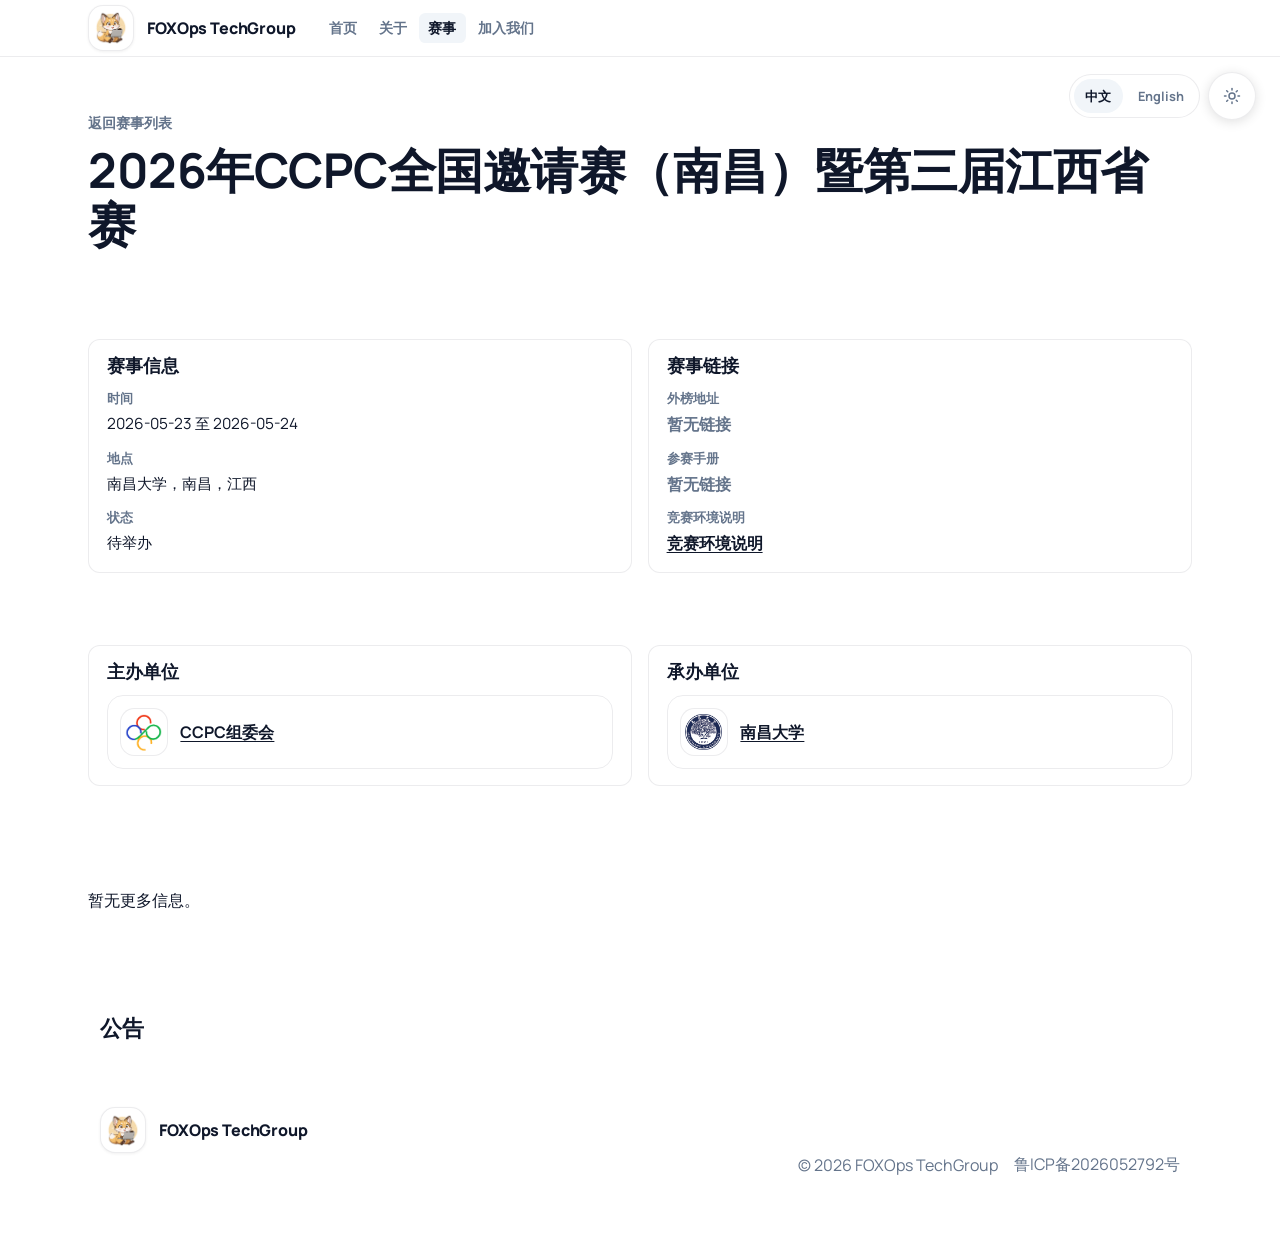
<file: competitions/2026-ccpc-national-invitional-nanchang/index.html>
<!DOCTYPE html><html lang="zh-CN" data-locale="zh"> <head><meta charset="utf-8"><meta name="viewport" content="width=device-width, initial-scale=1"><meta name="description" content="FOXOps TechGroup 致力于江西省内外 XCPC 竞赛的技术运维，并主要为江西省内赛事提供技术支持。"><meta name="generator" content="Astro v5.18.1"><meta name="theme-color" content="#ffffff"><script>
      (() => {
        const t = localStorage.getItem("theme");
        if (t === "dark") document.documentElement.classList.add("dark");
        const saved = localStorage.getItem("portal-locale");
        const locale = saved === "en" ? "en" : "zh";
        document.documentElement.dataset.locale = locale;
        document.documentElement.lang = locale === "en" ? "en" : "zh-CN";
      })();
    </script><link rel="icon" href="/favicon.ico"><link rel="preconnect" href="https://fonts.googleapis.com"><link rel="preconnect" href="https://fonts.gstatic.com" crossorigin="anonymous"><link href="https://fonts.googleapis.com/css2?family=Manrope:wght@400;500;600;700;800&display=swap" rel="stylesheet"><title>FOXOps TechGroup</title><style>.announcement-item[data-astro-cid-xzlio374]{padding:1rem 1.1rem}.announcement-meta[data-astro-cid-xzlio374]{display:flex;justify-content:space-between;gap:1rem;color:var(--muted-foreground);font-size:.85rem}.announcement-item[data-astro-cid-xzlio374] h3[data-astro-cid-xzlio374]{margin:.6rem 0 .55rem;font-size:1rem}.announcement-item[data-astro-cid-xzlio374] p{color:var(--foreground);line-height:1.75}.announcements-title[data-astro-cid-5tbeeht6]{margin:0 0 1rem;font-size:1.35rem}.announcement-list[data-astro-cid-5tbeeht6]{display:grid;gap:.75rem}.organizer-grid[data-astro-cid-axi37reb]{display:grid;grid-template-columns:repeat(2,minmax(0,1fr));gap:1rem}.organizer-panel[data-astro-cid-axi37reb]{padding:1rem 1.1rem}.organizer-panel[data-astro-cid-axi37reb] h2[data-astro-cid-axi37reb]{margin:0 0 .9rem;font-size:1.1rem}.organizer-list[data-astro-cid-axi37reb]{display:grid;gap:.75rem}.organizer-card[data-astro-cid-axi37reb]{display:grid;grid-template-columns:3rem 1fr;gap:.8rem;align-items:center;padding:.75rem;border:1px solid var(--border);border-radius:1rem}.organizer-logo[data-astro-cid-axi37reb]{display:grid;place-items:center;width:3rem;height:3rem;border-radius:.9rem;background:#fff;border:1px solid var(--border);overflow:hidden;padding:.3rem}.organizer-logo[data-astro-cid-axi37reb] img[data-astro-cid-axi37reb]{width:100%;height:100%;object-fit:contain}.organizer-copy[data-astro-cid-axi37reb] p[data-astro-cid-axi37reb],.organizer-copy[data-astro-cid-axi37reb] a[data-astro-cid-axi37reb]{margin:0;font-weight:700;line-height:1.5}.organizer-copy[data-astro-cid-axi37reb] a[data-astro-cid-axi37reb]{text-decoration:underline;text-underline-offset:.18rem}.organizer-empty[data-astro-cid-axi37reb]{color:var(--muted-foreground)}@media(max-width:900px){.organizer-grid[data-astro-cid-axi37reb]{grid-template-columns:1fr}}.schedule-panel[data-astro-cid-mlu7w5yn]{padding:1rem 1.1rem}.schedule-panel[data-astro-cid-mlu7w5yn] h2[data-astro-cid-mlu7w5yn]{margin:0 0 .9rem;font-size:1.1rem}.schedule-list[data-astro-cid-mlu7w5yn]{display:grid;gap:.9rem}.schedule-item[data-astro-cid-mlu7w5yn]{display:grid;grid-template-columns:8rem 1fr;gap:1rem;padding-top:.9rem;border-top:1px solid var(--border)}.schedule-item[data-astro-cid-mlu7w5yn]:first-child{padding-top:0;border-top:0}.schedule-time[data-astro-cid-mlu7w5yn]{color:var(--muted-foreground);font-size:.9rem;font-weight:700}.schedule-copy[data-astro-cid-mlu7w5yn] h3[data-astro-cid-mlu7w5yn]{margin:0;font-size:1rem}.schedule-copy[data-astro-cid-mlu7w5yn] p[data-astro-cid-mlu7w5yn]{margin-top:.35rem;color:var(--muted-foreground);line-height:1.7}@media(max-width:720px){.schedule-item[data-astro-cid-mlu7w5yn]{grid-template-columns:1fr;gap:.45rem}}.contest-summary-grid[data-astro-cid-j6hze6br]{display:grid;grid-template-columns:repeat(2,minmax(0,1fr));gap:1rem}.summary-panel[data-astro-cid-j6hze6br]{padding:1rem 1.1rem}.summary-panel[data-astro-cid-j6hze6br] h2[data-astro-cid-j6hze6br]{margin:0 0 .9rem;font-size:1.1rem}.summary-list[data-astro-cid-j6hze6br]{margin:0;display:grid;gap:.75rem}.summary-list[data-astro-cid-j6hze6br] div[data-astro-cid-j6hze6br]{display:grid;gap:.25rem}.summary-list[data-astro-cid-j6hze6br] dt[data-astro-cid-j6hze6br],.summary-link-label[data-astro-cid-j6hze6br]{color:var(--muted-foreground);font-size:.84rem;font-weight:700}.summary-list[data-astro-cid-j6hze6br] dd[data-astro-cid-j6hze6br]{margin:0;font-size:.96rem;line-height:1.6}.summary-links[data-astro-cid-j6hze6br]{margin:0;padding:0;list-style:none;display:grid;gap:.8rem}.summary-links[data-astro-cid-j6hze6br] li[data-astro-cid-j6hze6br]{display:grid;gap:.3rem}.summary-links[data-astro-cid-j6hze6br] a[data-astro-cid-j6hze6br]{width:fit-content;color:var(--foreground);font-weight:700;text-decoration:underline;text-underline-offset:.18rem}.summary-link-empty[data-astro-cid-j6hze6br]{color:var(--muted-foreground);font-weight:700}@media(max-width:900px){.contest-summary-grid[data-astro-cid-j6hze6br]{grid-template-columns:1fr}}
.page-head[data-astro-cid-x4l5tyy5]{display:grid;gap:.65rem;margin-bottom:1rem}.page-back[data-astro-cid-x4l5tyy5]{width:fit-content;color:var(--muted-foreground);font-size:.9rem;font-weight:700}.page-head[data-astro-cid-x4l5tyy5] h1[data-astro-cid-x4l5tyy5]{margin:0;font-size:clamp(2rem,4vw,3rem);line-height:1.12;letter-spacing:-.01em}.page-description[data-astro-cid-x4l5tyy5]{max-width:62ch;color:var(--muted-foreground);line-height:1.75}.page-content[data-astro-cid-x4l5tyy5]{padding:1.75rem 0}.page-content[data-astro-cid-x4l5tyy5] h2{margin:2rem 0 .75rem;font-size:1.35rem;font-weight:700;letter-spacing:-.01em;padding-bottom:.35rem;border-bottom:1px solid var(--border)}.page-content[data-astro-cid-x4l5tyy5] h2:first-child{margin-top:0}.page-content[data-astro-cid-x4l5tyy5] p,.page-content[data-astro-cid-x4l5tyy5] li{color:var(--foreground);line-height:1.8;font-size:1.02rem}.page-content[data-astro-cid-x4l5tyy5] ul{margin:.75rem 0 1.5rem;padding-left:1.5rem;display:grid;gap:.5rem}.page-content[data-astro-cid-x4l5tyy5] li{padding-left:.25rem}.page-content[data-astro-cid-x4l5tyy5] li::marker{color:var(--muted-foreground)}.page-content[data-astro-cid-x4l5tyy5] strong{color:var(--primary-strong)}
</style>
<link rel="stylesheet" href="/_astro/about.ckXjKee7.css"></head> <body> <a class="skip-link" href="#main">跳到正文</a>  <header class="site-header" data-astro-cid-ctg3m53h> <div class="site-header-inner" data-astro-cid-ctg3m53h> <a class="brand-link" href="/" aria-label="Home" data-astro-cid-ctg3m53h> <div class="logo logo-compact" data-astro-cid-ozqtn4fm> <div class="logo-box" aria-hidden="true" data-astro-cid-ozqtn4fm> <img src="/image/foxnobg.png" alt="" loading="eager" decoding="async" data-astro-cid-ozqtn4fm> </div> <div class="logo-copy" data-astro-cid-ozqtn4fm> <div class="logo-brand" data-astro-cid-ozqtn4fm> <span data-locale-text="zh" data-astro-cid-ozqtn4fm>FOXOps TechGroup</span> <span data-locale-text="en" data-astro-cid-ozqtn4fm>FOXOps TechGroup</span> </div> <div class="logo-caption" data-astro-cid-ozqtn4fm> <span data-locale-text="zh" data-astro-cid-ozqtn4fm>Foundation for O&amp;M on XCPC</span> <span data-locale-text="en" data-astro-cid-ozqtn4fm>Foundation for O&amp;M on XCPC</span> </div> </div> </div>  </a> <nav class="header-nav" aria-label="Main navigation" data-astro-cid-ctg3m53h> <a class="nav-link" href="/" data-astro-cid-ctg3m53h> <span class="dual-text"> <span data-locale-text="zh">首页</span> <span data-locale-text="en">Home</span> </span> </a><a class="nav-link" href="/about/" data-astro-cid-ctg3m53h> <span class="dual-text"> <span data-locale-text="zh">关于</span> <span data-locale-text="en">About</span> </span> </a><a class="nav-link active" href="/competitions/" data-astro-cid-ctg3m53h> <span class="dual-text"> <span data-locale-text="zh">赛事</span> <span data-locale-text="en">Contests</span> </span> </a><a class="nav-link" href="/join-us/" data-astro-cid-ctg3m53h> <span class="dual-text"> <span data-locale-text="zh">加入我们</span> <span data-locale-text="en">Join Us</span> </span> </a> </nav> <div class="header-actions" data-astro-cid-ctg3m53h> <button class="nav-trigger" type="button" aria-expanded="false" aria-controls="site-sidebar-drawer" data-sidebar-open data-astro-cid-ctg3m53h> <span class="dual-text"> <span data-locale-text="zh">菜单</span> <span data-locale-text="en">Menu</span> </span> </button> </div> </div> </header>  <div class="sidebar-backdrop" data-sidebar-backdrop hidden data-astro-cid-ssfzsv2f></div> <aside class="sidebar surface" id="site-sidebar-drawer" data-sidebar-drawer data-astro-cid-ssfzsv2f> <div class="sidebar-inner" data-astro-cid-ssfzsv2f> <div class="sidebar-head" data-astro-cid-ssfzsv2f> <div class="logo" data-astro-cid-ozqtn4fm> <div class="logo-box" aria-hidden="true" data-astro-cid-ozqtn4fm> <img src="/image/foxnobg.png" alt="" loading="eager" decoding="async" data-astro-cid-ozqtn4fm> </div> <div class="logo-copy" data-astro-cid-ozqtn4fm> <div class="logo-brand" data-astro-cid-ozqtn4fm> <span data-locale-text="zh" data-astro-cid-ozqtn4fm>FOXOps TechGroup</span> <span data-locale-text="en" data-astro-cid-ozqtn4fm>FOXOps TechGroup</span> </div> <div class="logo-caption" data-astro-cid-ozqtn4fm> <span data-locale-text="zh" data-astro-cid-ozqtn4fm>Foundation for O&amp;M on XCPC</span> <span data-locale-text="en" data-astro-cid-ozqtn4fm>Foundation for O&amp;M on XCPC</span> </div> </div> </div>  <button class="sidebar-close" type="button" data-sidebar-close data-astro-cid-ssfzsv2f> <span data-locale-text="zh" data-astro-cid-ssfzsv2f>关闭</span> <span data-locale-text="en" data-astro-cid-ssfzsv2f>Close</span> </button> </div> <nav class="sidebar-tree" aria-label="Site pages" data-astro-cid-ssfzsv2f> <section class="tree-group" data-astro-cid-foxyso2o> <p class="tree-group-label" data-astro-cid-foxyso2o> <span class="dual-text"> <span data-locale-text="zh">站点</span> <span data-locale-text="en">Site</span> </span> </p> <ul class="tree-list" data-astro-cid-foxyso2o> <li class="tree-item tree-item-depth-0" data-astro-cid-gdqbwjgm> <a class="tree-link" href="/" data-astro-cid-gdqbwjgm> <span class="dual-text"> <span data-locale-text="zh">首页</span> <span data-locale-text="en">Home</span> </span> </a>  </li> <li class="tree-item tree-item-depth-0" data-astro-cid-gdqbwjgm> <a class="tree-link" href="/about/" data-astro-cid-gdqbwjgm> <span class="dual-text"> <span data-locale-text="zh">关于</span> <span data-locale-text="en">About</span> </span> </a>  </li> <li class="tree-item tree-item-depth-0 tree-item-active" data-astro-cid-gdqbwjgm> <a class="tree-link" href="/competitions/" aria-current="page" data-astro-cid-gdqbwjgm> <span class="dual-text"> <span data-locale-text="zh">赛事列表</span> <span data-locale-text="en">Contest List</span> </span> </a> <ul class="tree-children" data-astro-cid-gdqbwjgm> <li class="tree-item tree-item-depth-1 tree-item-active" data-astro-cid-gdqbwjgm> <a class="tree-link" href="/competitions/2026-ccpc-national-invitional-nanchang/" aria-current="page" data-astro-cid-gdqbwjgm> <span class="dual-text"> <span data-locale-text="zh">2026年CCPC全国邀请赛（南昌）暨第三届江西省赛</span> <span data-locale-text="en">2026 CCPC National Invitational (Nanchang) &amp; The 3rd Jiangxi Provincial Programming Contest</span> </span> </a> <ul class="tree-children" data-astro-cid-gdqbwjgm> <li class="tree-item tree-item-depth-2" data-astro-cid-gdqbwjgm> <a class="tree-link" href="/competitions/2026-ccpc-national-invitional-nanchang/environment/" data-astro-cid-gdqbwjgm> <span class="dual-text"> <span data-locale-text="zh">竞赛环境</span> <span data-locale-text="en">Environment</span> </span> </a>  </li>  </ul> </li> <li class="tree-item tree-item-depth-1" data-astro-cid-gdqbwjgm> <a class="tree-link" href="/competitions/2026-icpc-national-invitional-nanchang/" data-astro-cid-gdqbwjgm> <span class="dual-text"> <span data-locale-text="zh">2026年ICPC国际大学生程序设计竞赛全国邀请赛（南昌）暨江西省程序设计竞赛</span> <span data-locale-text="en">2026 ICPC International Collegiate Programming Contest National Invitational (Nanchang) &amp; Jiangxi Provincial Programming Contest</span> </span> </a> <ul class="tree-children" data-astro-cid-gdqbwjgm> <li class="tree-item tree-item-depth-2" data-astro-cid-gdqbwjgm> <a class="tree-link" href="/competitions/2026-icpc-national-invitional-nanchang/environment/" data-astro-cid-gdqbwjgm> <span class="dual-text"> <span data-locale-text="zh">竞赛环境</span> <span data-locale-text="en">Environment</span> </span> </a>  </li>  </ul> </li> <li class="tree-item tree-item-depth-1" data-astro-cid-gdqbwjgm> <a class="tree-link" href="/competitions/2025-ccpc-national-invitional-nanchang/" data-astro-cid-gdqbwjgm> <span class="dual-text"> <span data-locale-text="zh">2025 CCPC 全国邀请赛（南昌）暨第二届江西省赛</span> <span data-locale-text="en">2025 CCPC National Invitational (Nanchang) &amp; The 2nd Jiangxi Provincial Contest</span> </span> </a> <ul class="tree-children" data-astro-cid-gdqbwjgm> <li class="tree-item tree-item-depth-2" data-astro-cid-gdqbwjgm> <a class="tree-link" href="/competitions/2025-ccpc-national-invitional-nanchang/environment/" data-astro-cid-gdqbwjgm> <span class="dual-text"> <span data-locale-text="zh">竞赛环境</span> <span data-locale-text="en">Environment</span> </span> </a>  </li> <li class="tree-item tree-item-depth-2" data-astro-cid-gdqbwjgm> <a class="tree-link" href="/competitions/2025-ccpc-national-invitional-nanchang/handbook/" data-astro-cid-gdqbwjgm> <span class="dual-text"> <span data-locale-text="zh">参赛手册</span> <span data-locale-text="en">Contest Handbook</span> </span> </a>  </li>  </ul> </li>  </ul> </li> <li class="tree-item tree-item-depth-0" data-astro-cid-gdqbwjgm> <a class="tree-link" href="/join-us/" data-astro-cid-gdqbwjgm> <span class="dual-text"> <span data-locale-text="zh">加入我们</span> <span data-locale-text="en">Join Us</span> </span> </a>  </li>  </ul> </section>  </nav> </div> </aside> <script>
  (() => {
    const drawer = document.querySelector("[data-sidebar-drawer]");
    const backdrop = document.querySelector("[data-sidebar-backdrop]");
    const openButtons = document.querySelectorAll("[data-sidebar-open]");
    const closeButton = document.querySelector("[data-sidebar-close]");

    if (!drawer || !backdrop || !closeButton) return;

    const setOpen = (open) => {
      drawer.dataset.open = open ? "true" : "false";
      backdrop.hidden = !open;
      openButtons.forEach((b) => b.setAttribute("aria-expanded", open ? "true" : "false"));
      document.body.style.overflow = open ? "hidden" : "";
    };

    setOpen(false);

    openButtons.forEach((btn) => btn.addEventListener("click", () => setOpen(true)));
    closeButton.addEventListener("click", () => setOpen(false));
    backdrop.addEventListener("click", () => setOpen(false));

    drawer.querySelectorAll("a").forEach((link) => {
      link.addEventListener("click", () => setOpen(false));
    });

    window.addEventListener("keydown", (event) => {
      if (event.key === "Escape") setOpen(false);
    });
  })();
</script>  <div class="portal-wrapper" data-astro-cid-lul3bfgs> <main class="portal-content" id="main" data-astro-cid-lul3bfgs> <div class="portal-content-inner" data-astro-cid-lul3bfgs>  <section class="section page-shell" data-astro-cid-x4l5tyy5> <div class="page-head" data-astro-cid-x4l5tyy5> <a class="page-back" href="/competitions/" data-astro-cid-x4l5tyy5> <span class="dual-text"> <span data-locale-text="zh">返回赛事列表</span> <span data-locale-text="en">Back to contest list</span> </span> </a> <h1 data-astro-cid-x4l5tyy5><span class="dual-text"> <span data-locale-text="zh">2026年CCPC全国邀请赛（南昌）暨第三届江西省赛</span> <span data-locale-text="en">2026 CCPC National Invitational (Nanchang) &amp; The 3rd Jiangxi Provincial Programming Contest</span> </span></h1>  </div>  </section>  <section class="section" data-astro-cid-j6hze6br> <div class="contest-summary-grid" data-astro-cid-j6hze6br> <section class="surface summary-panel" data-astro-cid-j6hze6br> <h2 data-astro-cid-j6hze6br> <span class="dual-text"> <span data-locale-text="zh">赛事信息</span> <span data-locale-text="en">Contest Info</span> </span> </h2> <dl class="summary-list" data-astro-cid-j6hze6br> <div data-astro-cid-j6hze6br> <dt data-astro-cid-j6hze6br><span class="dual-text"> <span data-locale-text="zh">时间</span> <span data-locale-text="en">Date</span> </span></dt> <dd data-astro-cid-j6hze6br><span class="dual-text"> <span data-locale-text="zh">2026-05-23 至 2026-05-24</span> <span data-locale-text="en">2026-05-23 to 2026-05-24</span> </span></dd> </div><div data-astro-cid-j6hze6br> <dt data-astro-cid-j6hze6br><span class="dual-text"> <span data-locale-text="zh">地点</span> <span data-locale-text="en">Venue</span> </span></dt> <dd data-astro-cid-j6hze6br><span class="dual-text"> <span data-locale-text="zh">南昌大学，南昌，江西</span> <span data-locale-text="en">Nanchang University, Nanchang, Jiangxi</span> </span></dd> </div><div data-astro-cid-j6hze6br> <dt data-astro-cid-j6hze6br><span class="dual-text"> <span data-locale-text="zh">状态</span> <span data-locale-text="en">Status</span> </span></dt> <dd data-astro-cid-j6hze6br><span class="dual-text"> <span data-locale-text="zh">待举办</span> <span data-locale-text="en">Upcoming</span> </span></dd> </div> </dl> </section> <section class="surface summary-panel" aria-labelledby="contest-links-title" data-astro-cid-j6hze6br> <h2 id="contest-links-title" data-astro-cid-j6hze6br> <span class="dual-text"> <span data-locale-text="zh">赛事链接</span> <span data-locale-text="en">Contest Links</span> </span> </h2> <ul class="summary-links" data-locale-text="zh" data-astro-cid-j6hze6br> <li data-astro-cid-j6hze6br> <span class="summary-link-label" data-astro-cid-j6hze6br> 外榜地址 </span> <span class="summary-link-empty" data-astro-cid-j6hze6br>
暂无链接
</span> </li><li data-astro-cid-j6hze6br> <span class="summary-link-label" data-astro-cid-j6hze6br> 参赛手册 </span> <span class="summary-link-empty" data-astro-cid-j6hze6br>
暂无链接
</span> </li><li data-astro-cid-j6hze6br> <span class="summary-link-label" data-astro-cid-j6hze6br> 竞赛环境说明 </span> <a href="/competitions/2026-ccpc-national-invitional-nanchang/environment/" data-astro-cid-j6hze6br> 竞赛环境说明 </a> </li> </ul> <ul class="summary-links" data-locale-text="en" data-astro-cid-j6hze6br> <li data-astro-cid-j6hze6br> <span class="summary-link-label" data-astro-cid-j6hze6br> Scoreboard </span> <span class="summary-link-empty" data-astro-cid-j6hze6br>
Unavailable
</span> </li><li data-astro-cid-j6hze6br> <span class="summary-link-label" data-astro-cid-j6hze6br> Handbook </span> <span class="summary-link-empty" data-astro-cid-j6hze6br>
Unavailable
</span> </li><li data-astro-cid-j6hze6br> <span class="summary-link-label" data-astro-cid-j6hze6br> Environment </span> <a href="/competitions/2026-ccpc-national-invitional-nanchang/environment/" data-astro-cid-j6hze6br> Environment Guide </a> </li> </ul> </section> </div> </section>  <section class="section" data-astro-cid-axi37reb> <div class="organizer-grid" data-astro-cid-axi37reb> <section class="surface organizer-panel" data-astro-cid-axi37reb> <h2 data-astro-cid-axi37reb> <span class="dual-text"> <span data-locale-text="zh">主办单位</span> <span data-locale-text="en">Hosts</span> </span> </h2> <div class="organizer-list" data-locale-text="zh" data-astro-cid-axi37reb> <article class="organizer-card" data-astro-cid-axi37reb> <div class="organizer-logo" data-astro-cid-axi37reb> <img src="/_astro/ccpc.da4FPMQd.png" alt="" loading="lazy" data-astro-cid-axi37reb> </div> <div class="organizer-copy" data-astro-cid-axi37reb> <a href="https://ccpc.io/" target="_blank" rel="noreferrer" data-astro-cid-axi37reb> CCPC组委会 </a> </div> </article> </div> <div class="organizer-list" data-locale-text="en" data-astro-cid-axi37reb> <article class="organizer-card" data-astro-cid-axi37reb> <div class="organizer-logo" data-astro-cid-axi37reb> <img src="/_astro/ccpc.da4FPMQd.png" alt="" loading="lazy" data-astro-cid-axi37reb> </div> <div class="organizer-copy" data-astro-cid-axi37reb> <a href="https://ccpc.io/" target="_blank" rel="noreferrer" data-astro-cid-axi37reb> CCPC Organizing Committee </a> </div> </article> </div> </section><section class="surface organizer-panel" data-astro-cid-axi37reb> <h2 data-astro-cid-axi37reb> <span class="dual-text"> <span data-locale-text="zh">承办单位</span> <span data-locale-text="en">Organizers</span> </span> </h2> <div class="organizer-list" data-locale-text="zh" data-astro-cid-axi37reb> <article class="organizer-card" data-astro-cid-axi37reb> <div class="organizer-logo" data-astro-cid-axi37reb> <img src="/_astro/ncu.C6VObcC3.png" alt="" loading="lazy" data-astro-cid-axi37reb> </div> <div class="organizer-copy" data-astro-cid-axi37reb> <a href="https://www.ncu.edu.cn" target="_blank" rel="noreferrer" data-astro-cid-axi37reb> 南昌大学 </a> </div> </article> </div> <div class="organizer-list" data-locale-text="en" data-astro-cid-axi37reb> <article class="organizer-card" data-astro-cid-axi37reb> <div class="organizer-logo" data-astro-cid-axi37reb> <img src="/_astro/ncu.C6VObcC3.png" alt="" loading="lazy" data-astro-cid-axi37reb> </div> <div class="organizer-copy" data-astro-cid-axi37reb> <a href="https://www.ncu.edu.cn" target="_blank" rel="noreferrer" data-astro-cid-axi37reb> Nanchang University </a> </div> </article> </div> </section> </div> </section>   <section class="section page-shell" data-astro-cid-x4l5tyy5>  <article class="page-content" data-astro-cid-x4l5tyy5>  <div data-locale-text="zh"> <p>暂无更多信息。</p> </div> <div data-locale-text="en"> <p>No more information.</p> </div>  </article> </section>  <section class="section" data-astro-cid-5tbeeht6> <div class="container">  <h2 class="announcements-title" data-astro-cid-5tbeeht6> <span class="dual-text"> <span data-locale-text="zh">公告</span> <span data-locale-text="en">Announcements</span> </span> </h2> <div class="announcement-list" data-astro-cid-5tbeeht6>  </div>  </div> </section>   </div> </main> <footer class="site-footer" data-astro-cid-7jm4tvwz> <div class="container footer-inner">  <div class="logo logo-compact" data-astro-cid-ozqtn4fm> <div class="logo-box" aria-hidden="true" data-astro-cid-ozqtn4fm> <img src="/image/foxnobg.png" alt="" loading="eager" decoding="async" data-astro-cid-ozqtn4fm> </div> <div class="logo-copy" data-astro-cid-ozqtn4fm> <div class="logo-brand" data-astro-cid-ozqtn4fm> <span data-locale-text="zh" data-astro-cid-ozqtn4fm>FOXOps TechGroup</span> <span data-locale-text="en" data-astro-cid-ozqtn4fm>FOXOps TechGroup</span> </div> <div class="logo-caption" data-astro-cid-ozqtn4fm> <span data-locale-text="zh" data-astro-cid-ozqtn4fm>Foundation for O&amp;M on XCPC</span> <span data-locale-text="en" data-astro-cid-ozqtn4fm>Foundation for O&amp;M on XCPC</span> </div> </div> </div>  <div class="footer-meta" data-astro-cid-7jm4tvwz> <p class="muted" data-astro-cid-7jm4tvwz> <span class="dual-text"> <span data-locale-text="zh">© 2026 FOXOps TechGroup</span> <span data-locale-text="en">© 2026 FOXOps TechGroup</span> </span> </p> <a class="filing-link muted" href="https://beian.miit.gov.cn/" target="_blank" rel="noopener noreferrer" data-astro-cid-7jm4tvwz> 鲁ICP备2026052792号 </a> </div>  </div> </footer>  </div> <div class="fab-bar" data-astro-cid-lul3bfgs> <div class="fab-locale" data-astro-cid-lul3bfgs> <div class="locale-toggle" role="group" aria-label="语言切换"> <button type="button" data-locale="zh">中文</button> <button type="button" data-locale="en">English</button> </div> <script>
  const root = document.documentElement;

  document.querySelectorAll(".locale-toggle button").forEach((button) => {
    button.addEventListener("click", () => {
      const locale = button.getAttribute("data-locale");
      if (!locale) return;
      root.dataset.locale = locale;
      root.lang = locale === "en" ? "en" : "zh-CN";
      localStorage.setItem("portal-locale", locale);
    });
  });
</script> </div> <button class="theme-toggle" type="button" aria-label="Toggle theme" data-theme-toggle data-astro-cid-x3pjskd3> <svg class="sun-icon" xmlns="http://www.w3.org/2000/svg" width="18" height="18" viewBox="0 0 24 24" fill="none" stroke="currentColor" stroke-width="2" stroke-linecap="round" stroke-linejoin="round" data-astro-cid-x3pjskd3> <circle cx="12" cy="12" r="4" data-astro-cid-x3pjskd3></circle> <path d="M12 2v2" data-astro-cid-x3pjskd3></path><path d="M12 20v2" data-astro-cid-x3pjskd3></path> <path d="m4.93 4.93 1.41 1.41" data-astro-cid-x3pjskd3></path> <path d="m17.66 17.66 1.41 1.41" data-astro-cid-x3pjskd3></path> <path d="M2 12h2" data-astro-cid-x3pjskd3></path><path d="M20 12h2" data-astro-cid-x3pjskd3></path> <path d="m6.34 17.66-1.41 1.41" data-astro-cid-x3pjskd3></path> <path d="m19.07 4.93-1.41 1.41" data-astro-cid-x3pjskd3></path> </svg> <svg class="moon-icon" xmlns="http://www.w3.org/2000/svg" width="18" height="18" viewBox="0 0 24 24" fill="none" stroke="currentColor" stroke-width="2" stroke-linecap="round" stroke-linejoin="round" data-astro-cid-x3pjskd3> <path d="M21 12.79A9 9 0 1 1 11.21 3 7 7 0 0 0 21 12.79z" data-astro-cid-x3pjskd3></path> </svg> </button> <script>
  (() => {
    const btn = document.querySelector("[data-theme-toggle]");
    if (!btn) return;
    const html = document.documentElement;
    btn.addEventListener("click", () => {
      html.classList.toggle("dark");
      localStorage.setItem("theme", html.classList.contains("dark") ? "dark" : "light");
    });
  })();
</script>  </div>  </body></html>
</file>
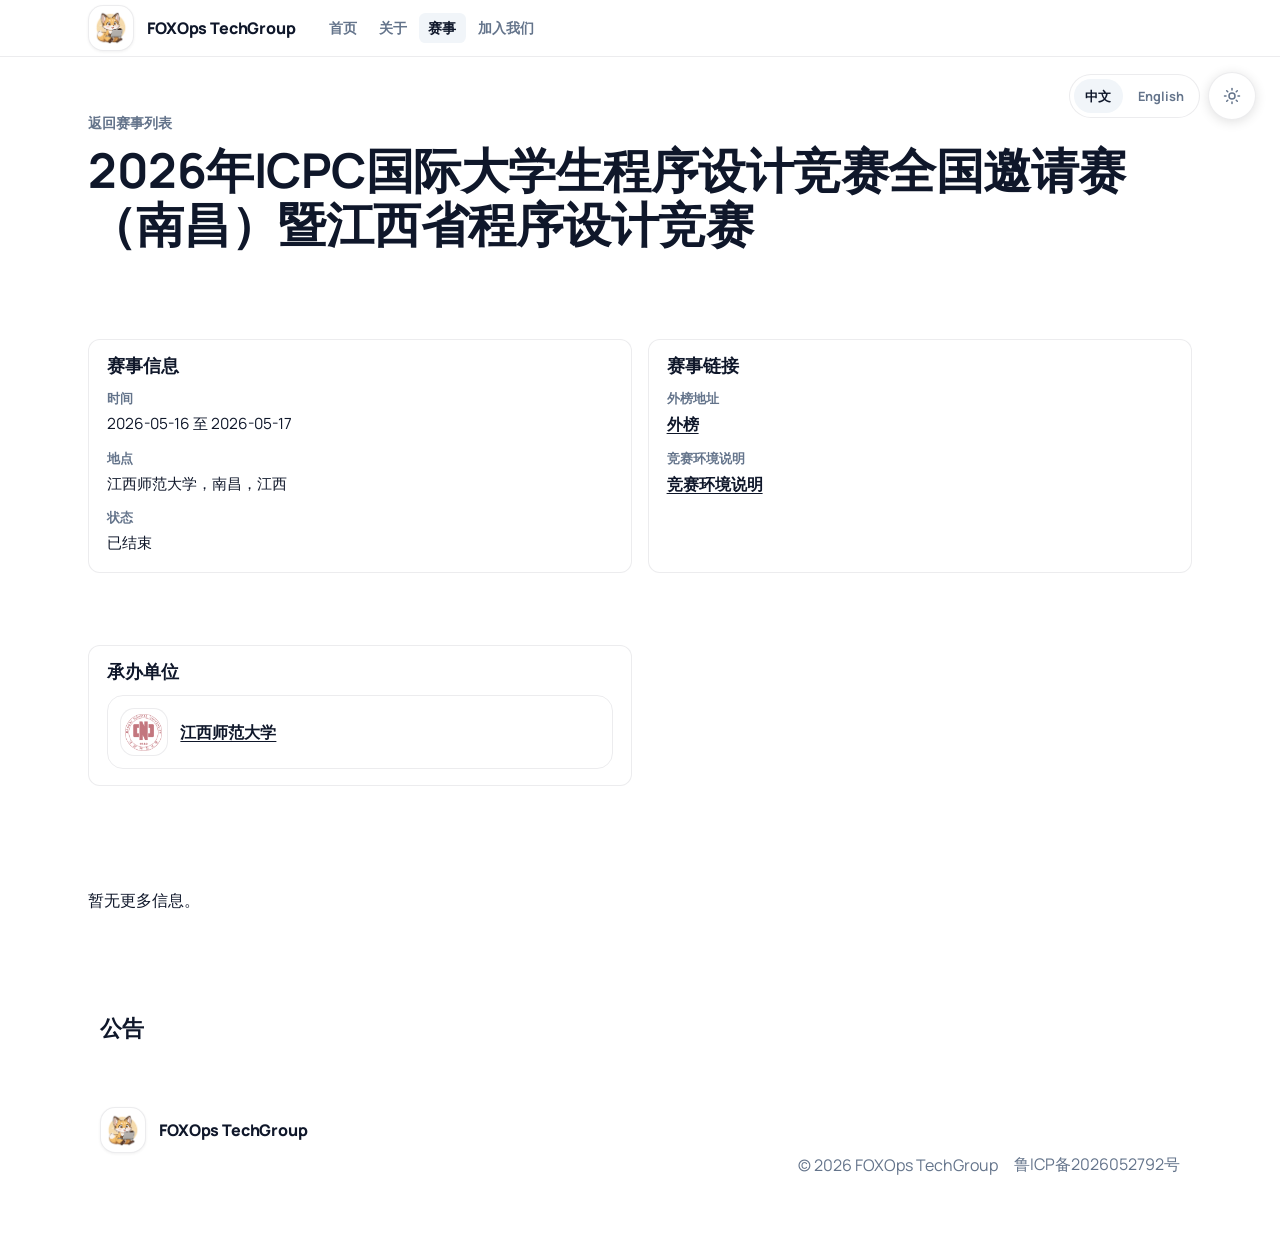
<file: competitions/2026-icpc-national-invitional-nanchang/index.html>
<!DOCTYPE html><html lang="zh-CN" data-locale="zh"> <head><meta charset="utf-8"><meta name="viewport" content="width=device-width, initial-scale=1"><meta name="description" content="FOXOps TechGroup 致力于江西省内外 XCPC 竞赛的技术运维，并主要为江西省内赛事提供技术支持。"><meta name="generator" content="Astro v5.18.1"><meta name="theme-color" content="#ffffff"><script>
      (() => {
        const t = localStorage.getItem("theme");
        if (t === "dark") document.documentElement.classList.add("dark");
        const saved = localStorage.getItem("portal-locale");
        const locale = saved === "en" ? "en" : "zh";
        document.documentElement.dataset.locale = locale;
        document.documentElement.lang = locale === "en" ? "en" : "zh-CN";
      })();
    </script><link rel="icon" href="/favicon.ico"><link rel="preconnect" href="https://fonts.googleapis.com"><link rel="preconnect" href="https://fonts.gstatic.com" crossorigin="anonymous"><link href="https://fonts.googleapis.com/css2?family=Manrope:wght@400;500;600;700;800&display=swap" rel="stylesheet"><title>FOXOps TechGroup</title><style>.announcement-item[data-astro-cid-xzlio374]{padding:1rem 1.1rem}.announcement-meta[data-astro-cid-xzlio374]{display:flex;justify-content:space-between;gap:1rem;color:var(--muted-foreground);font-size:.85rem}.announcement-item[data-astro-cid-xzlio374] h3[data-astro-cid-xzlio374]{margin:.6rem 0 .55rem;font-size:1rem}.announcement-item[data-astro-cid-xzlio374] p{color:var(--foreground);line-height:1.75}.announcements-title[data-astro-cid-5tbeeht6]{margin:0 0 1rem;font-size:1.35rem}.announcement-list[data-astro-cid-5tbeeht6]{display:grid;gap:.75rem}.organizer-grid[data-astro-cid-axi37reb]{display:grid;grid-template-columns:repeat(2,minmax(0,1fr));gap:1rem}.organizer-panel[data-astro-cid-axi37reb]{padding:1rem 1.1rem}.organizer-panel[data-astro-cid-axi37reb] h2[data-astro-cid-axi37reb]{margin:0 0 .9rem;font-size:1.1rem}.organizer-list[data-astro-cid-axi37reb]{display:grid;gap:.75rem}.organizer-card[data-astro-cid-axi37reb]{display:grid;grid-template-columns:3rem 1fr;gap:.8rem;align-items:center;padding:.75rem;border:1px solid var(--border);border-radius:1rem}.organizer-logo[data-astro-cid-axi37reb]{display:grid;place-items:center;width:3rem;height:3rem;border-radius:.9rem;background:#fff;border:1px solid var(--border);overflow:hidden;padding:.3rem}.organizer-logo[data-astro-cid-axi37reb] img[data-astro-cid-axi37reb]{width:100%;height:100%;object-fit:contain}.organizer-copy[data-astro-cid-axi37reb] p[data-astro-cid-axi37reb],.organizer-copy[data-astro-cid-axi37reb] a[data-astro-cid-axi37reb]{margin:0;font-weight:700;line-height:1.5}.organizer-copy[data-astro-cid-axi37reb] a[data-astro-cid-axi37reb]{text-decoration:underline;text-underline-offset:.18rem}.organizer-empty[data-astro-cid-axi37reb]{color:var(--muted-foreground)}@media(max-width:900px){.organizer-grid[data-astro-cid-axi37reb]{grid-template-columns:1fr}}.schedule-panel[data-astro-cid-mlu7w5yn]{padding:1rem 1.1rem}.schedule-panel[data-astro-cid-mlu7w5yn] h2[data-astro-cid-mlu7w5yn]{margin:0 0 .9rem;font-size:1.1rem}.schedule-list[data-astro-cid-mlu7w5yn]{display:grid;gap:.9rem}.schedule-item[data-astro-cid-mlu7w5yn]{display:grid;grid-template-columns:8rem 1fr;gap:1rem;padding-top:.9rem;border-top:1px solid var(--border)}.schedule-item[data-astro-cid-mlu7w5yn]:first-child{padding-top:0;border-top:0}.schedule-time[data-astro-cid-mlu7w5yn]{color:var(--muted-foreground);font-size:.9rem;font-weight:700}.schedule-copy[data-astro-cid-mlu7w5yn] h3[data-astro-cid-mlu7w5yn]{margin:0;font-size:1rem}.schedule-copy[data-astro-cid-mlu7w5yn] p[data-astro-cid-mlu7w5yn]{margin-top:.35rem;color:var(--muted-foreground);line-height:1.7}@media(max-width:720px){.schedule-item[data-astro-cid-mlu7w5yn]{grid-template-columns:1fr;gap:.45rem}}.contest-summary-grid[data-astro-cid-j6hze6br]{display:grid;grid-template-columns:repeat(2,minmax(0,1fr));gap:1rem}.summary-panel[data-astro-cid-j6hze6br]{padding:1rem 1.1rem}.summary-panel[data-astro-cid-j6hze6br] h2[data-astro-cid-j6hze6br]{margin:0 0 .9rem;font-size:1.1rem}.summary-list[data-astro-cid-j6hze6br]{margin:0;display:grid;gap:.75rem}.summary-list[data-astro-cid-j6hze6br] div[data-astro-cid-j6hze6br]{display:grid;gap:.25rem}.summary-list[data-astro-cid-j6hze6br] dt[data-astro-cid-j6hze6br],.summary-link-label[data-astro-cid-j6hze6br]{color:var(--muted-foreground);font-size:.84rem;font-weight:700}.summary-list[data-astro-cid-j6hze6br] dd[data-astro-cid-j6hze6br]{margin:0;font-size:.96rem;line-height:1.6}.summary-links[data-astro-cid-j6hze6br]{margin:0;padding:0;list-style:none;display:grid;gap:.8rem}.summary-links[data-astro-cid-j6hze6br] li[data-astro-cid-j6hze6br]{display:grid;gap:.3rem}.summary-links[data-astro-cid-j6hze6br] a[data-astro-cid-j6hze6br]{width:fit-content;color:var(--foreground);font-weight:700;text-decoration:underline;text-underline-offset:.18rem}.summary-link-empty[data-astro-cid-j6hze6br]{color:var(--muted-foreground);font-weight:700}@media(max-width:900px){.contest-summary-grid[data-astro-cid-j6hze6br]{grid-template-columns:1fr}}
.page-head[data-astro-cid-x4l5tyy5]{display:grid;gap:.65rem;margin-bottom:1rem}.page-back[data-astro-cid-x4l5tyy5]{width:fit-content;color:var(--muted-foreground);font-size:.9rem;font-weight:700}.page-head[data-astro-cid-x4l5tyy5] h1[data-astro-cid-x4l5tyy5]{margin:0;font-size:clamp(2rem,4vw,3rem);line-height:1.12;letter-spacing:-.01em}.page-description[data-astro-cid-x4l5tyy5]{max-width:62ch;color:var(--muted-foreground);line-height:1.75}.page-content[data-astro-cid-x4l5tyy5]{padding:1.75rem 0}.page-content[data-astro-cid-x4l5tyy5] h2{margin:2rem 0 .75rem;font-size:1.35rem;font-weight:700;letter-spacing:-.01em;padding-bottom:.35rem;border-bottom:1px solid var(--border)}.page-content[data-astro-cid-x4l5tyy5] h2:first-child{margin-top:0}.page-content[data-astro-cid-x4l5tyy5] p,.page-content[data-astro-cid-x4l5tyy5] li{color:var(--foreground);line-height:1.8;font-size:1.02rem}.page-content[data-astro-cid-x4l5tyy5] ul{margin:.75rem 0 1.5rem;padding-left:1.5rem;display:grid;gap:.5rem}.page-content[data-astro-cid-x4l5tyy5] li{padding-left:.25rem}.page-content[data-astro-cid-x4l5tyy5] li::marker{color:var(--muted-foreground)}.page-content[data-astro-cid-x4l5tyy5] strong{color:var(--primary-strong)}
</style>
<link rel="stylesheet" href="/_astro/about.ckXjKee7.css"></head> <body> <a class="skip-link" href="#main">跳到正文</a>  <header class="site-header" data-astro-cid-ctg3m53h> <div class="site-header-inner" data-astro-cid-ctg3m53h> <a class="brand-link" href="/" aria-label="Home" data-astro-cid-ctg3m53h> <div class="logo logo-compact" data-astro-cid-ozqtn4fm> <div class="logo-box" aria-hidden="true" data-astro-cid-ozqtn4fm> <img src="/image/foxnobg.png" alt="" loading="eager" decoding="async" data-astro-cid-ozqtn4fm> </div> <div class="logo-copy" data-astro-cid-ozqtn4fm> <div class="logo-brand" data-astro-cid-ozqtn4fm> <span data-locale-text="zh" data-astro-cid-ozqtn4fm>FOXOps TechGroup</span> <span data-locale-text="en" data-astro-cid-ozqtn4fm>FOXOps TechGroup</span> </div> <div class="logo-caption" data-astro-cid-ozqtn4fm> <span data-locale-text="zh" data-astro-cid-ozqtn4fm>Foundation for O&amp;M on XCPC</span> <span data-locale-text="en" data-astro-cid-ozqtn4fm>Foundation for O&amp;M on XCPC</span> </div> </div> </div>  </a> <nav class="header-nav" aria-label="Main navigation" data-astro-cid-ctg3m53h> <a class="nav-link" href="/" data-astro-cid-ctg3m53h> <span class="dual-text"> <span data-locale-text="zh">首页</span> <span data-locale-text="en">Home</span> </span> </a><a class="nav-link" href="/about/" data-astro-cid-ctg3m53h> <span class="dual-text"> <span data-locale-text="zh">关于</span> <span data-locale-text="en">About</span> </span> </a><a class="nav-link active" href="/competitions/" data-astro-cid-ctg3m53h> <span class="dual-text"> <span data-locale-text="zh">赛事</span> <span data-locale-text="en">Contests</span> </span> </a><a class="nav-link" href="/join-us/" data-astro-cid-ctg3m53h> <span class="dual-text"> <span data-locale-text="zh">加入我们</span> <span data-locale-text="en">Join Us</span> </span> </a> </nav> <div class="header-actions" data-astro-cid-ctg3m53h> <button class="nav-trigger" type="button" aria-expanded="false" aria-controls="site-sidebar-drawer" data-sidebar-open data-astro-cid-ctg3m53h> <span class="dual-text"> <span data-locale-text="zh">菜单</span> <span data-locale-text="en">Menu</span> </span> </button> </div> </div> </header>  <div class="sidebar-backdrop" data-sidebar-backdrop hidden data-astro-cid-ssfzsv2f></div> <aside class="sidebar surface" id="site-sidebar-drawer" data-sidebar-drawer data-astro-cid-ssfzsv2f> <div class="sidebar-inner" data-astro-cid-ssfzsv2f> <div class="sidebar-head" data-astro-cid-ssfzsv2f> <div class="logo" data-astro-cid-ozqtn4fm> <div class="logo-box" aria-hidden="true" data-astro-cid-ozqtn4fm> <img src="/image/foxnobg.png" alt="" loading="eager" decoding="async" data-astro-cid-ozqtn4fm> </div> <div class="logo-copy" data-astro-cid-ozqtn4fm> <div class="logo-brand" data-astro-cid-ozqtn4fm> <span data-locale-text="zh" data-astro-cid-ozqtn4fm>FOXOps TechGroup</span> <span data-locale-text="en" data-astro-cid-ozqtn4fm>FOXOps TechGroup</span> </div> <div class="logo-caption" data-astro-cid-ozqtn4fm> <span data-locale-text="zh" data-astro-cid-ozqtn4fm>Foundation for O&amp;M on XCPC</span> <span data-locale-text="en" data-astro-cid-ozqtn4fm>Foundation for O&amp;M on XCPC</span> </div> </div> </div>  <button class="sidebar-close" type="button" data-sidebar-close data-astro-cid-ssfzsv2f> <span data-locale-text="zh" data-astro-cid-ssfzsv2f>关闭</span> <span data-locale-text="en" data-astro-cid-ssfzsv2f>Close</span> </button> </div> <nav class="sidebar-tree" aria-label="Site pages" data-astro-cid-ssfzsv2f> <section class="tree-group" data-astro-cid-foxyso2o> <p class="tree-group-label" data-astro-cid-foxyso2o> <span class="dual-text"> <span data-locale-text="zh">站点</span> <span data-locale-text="en">Site</span> </span> </p> <ul class="tree-list" data-astro-cid-foxyso2o> <li class="tree-item tree-item-depth-0" data-astro-cid-gdqbwjgm> <a class="tree-link" href="/" data-astro-cid-gdqbwjgm> <span class="dual-text"> <span data-locale-text="zh">首页</span> <span data-locale-text="en">Home</span> </span> </a>  </li> <li class="tree-item tree-item-depth-0" data-astro-cid-gdqbwjgm> <a class="tree-link" href="/about/" data-astro-cid-gdqbwjgm> <span class="dual-text"> <span data-locale-text="zh">关于</span> <span data-locale-text="en">About</span> </span> </a>  </li> <li class="tree-item tree-item-depth-0 tree-item-active" data-astro-cid-gdqbwjgm> <a class="tree-link" href="/competitions/" aria-current="page" data-astro-cid-gdqbwjgm> <span class="dual-text"> <span data-locale-text="zh">赛事列表</span> <span data-locale-text="en">Contest List</span> </span> </a> <ul class="tree-children" data-astro-cid-gdqbwjgm> <li class="tree-item tree-item-depth-1" data-astro-cid-gdqbwjgm> <a class="tree-link" href="/competitions/2026-ccpc-national-invitional-nanchang/" data-astro-cid-gdqbwjgm> <span class="dual-text"> <span data-locale-text="zh">2026年CCPC全国邀请赛（南昌）暨第三届江西省赛</span> <span data-locale-text="en">2026 CCPC National Invitational (Nanchang) &amp; The 3rd Jiangxi Provincial Programming Contest</span> </span> </a> <ul class="tree-children" data-astro-cid-gdqbwjgm> <li class="tree-item tree-item-depth-2" data-astro-cid-gdqbwjgm> <a class="tree-link" href="/competitions/2026-ccpc-national-invitional-nanchang/environment/" data-astro-cid-gdqbwjgm> <span class="dual-text"> <span data-locale-text="zh">竞赛环境</span> <span data-locale-text="en">Environment</span> </span> </a>  </li>  </ul> </li> <li class="tree-item tree-item-depth-1 tree-item-active" data-astro-cid-gdqbwjgm> <a class="tree-link" href="/competitions/2026-icpc-national-invitional-nanchang/" aria-current="page" data-astro-cid-gdqbwjgm> <span class="dual-text"> <span data-locale-text="zh">2026年ICPC国际大学生程序设计竞赛全国邀请赛（南昌）暨江西省程序设计竞赛</span> <span data-locale-text="en">2026 ICPC International Collegiate Programming Contest National Invitational (Nanchang) &amp; Jiangxi Provincial Programming Contest</span> </span> </a> <ul class="tree-children" data-astro-cid-gdqbwjgm> <li class="tree-item tree-item-depth-2" data-astro-cid-gdqbwjgm> <a class="tree-link" href="/competitions/2026-icpc-national-invitional-nanchang/environment/" data-astro-cid-gdqbwjgm> <span class="dual-text"> <span data-locale-text="zh">竞赛环境</span> <span data-locale-text="en">Environment</span> </span> </a>  </li>  </ul> </li> <li class="tree-item tree-item-depth-1" data-astro-cid-gdqbwjgm> <a class="tree-link" href="/competitions/2025-ccpc-national-invitional-nanchang/" data-astro-cid-gdqbwjgm> <span class="dual-text"> <span data-locale-text="zh">2025 CCPC 全国邀请赛（南昌）暨第二届江西省赛</span> <span data-locale-text="en">2025 CCPC National Invitational (Nanchang) &amp; The 2nd Jiangxi Provincial Contest</span> </span> </a> <ul class="tree-children" data-astro-cid-gdqbwjgm> <li class="tree-item tree-item-depth-2" data-astro-cid-gdqbwjgm> <a class="tree-link" href="/competitions/2025-ccpc-national-invitional-nanchang/environment/" data-astro-cid-gdqbwjgm> <span class="dual-text"> <span data-locale-text="zh">竞赛环境</span> <span data-locale-text="en">Environment</span> </span> </a>  </li> <li class="tree-item tree-item-depth-2" data-astro-cid-gdqbwjgm> <a class="tree-link" href="/competitions/2025-ccpc-national-invitional-nanchang/handbook/" data-astro-cid-gdqbwjgm> <span class="dual-text"> <span data-locale-text="zh">参赛手册</span> <span data-locale-text="en">Contest Handbook</span> </span> </a>  </li>  </ul> </li>  </ul> </li> <li class="tree-item tree-item-depth-0" data-astro-cid-gdqbwjgm> <a class="tree-link" href="/join-us/" data-astro-cid-gdqbwjgm> <span class="dual-text"> <span data-locale-text="zh">加入我们</span> <span data-locale-text="en">Join Us</span> </span> </a>  </li>  </ul> </section>  </nav> </div> </aside> <script>
  (() => {
    const drawer = document.querySelector("[data-sidebar-drawer]");
    const backdrop = document.querySelector("[data-sidebar-backdrop]");
    const openButtons = document.querySelectorAll("[data-sidebar-open]");
    const closeButton = document.querySelector("[data-sidebar-close]");

    if (!drawer || !backdrop || !closeButton) return;

    const setOpen = (open) => {
      drawer.dataset.open = open ? "true" : "false";
      backdrop.hidden = !open;
      openButtons.forEach((b) => b.setAttribute("aria-expanded", open ? "true" : "false"));
      document.body.style.overflow = open ? "hidden" : "";
    };

    setOpen(false);

    openButtons.forEach((btn) => btn.addEventListener("click", () => setOpen(true)));
    closeButton.addEventListener("click", () => setOpen(false));
    backdrop.addEventListener("click", () => setOpen(false));

    drawer.querySelectorAll("a").forEach((link) => {
      link.addEventListener("click", () => setOpen(false));
    });

    window.addEventListener("keydown", (event) => {
      if (event.key === "Escape") setOpen(false);
    });
  })();
</script>  <div class="portal-wrapper" data-astro-cid-lul3bfgs> <main class="portal-content" id="main" data-astro-cid-lul3bfgs> <div class="portal-content-inner" data-astro-cid-lul3bfgs>  <section class="section page-shell" data-astro-cid-x4l5tyy5> <div class="page-head" data-astro-cid-x4l5tyy5> <a class="page-back" href="/competitions/" data-astro-cid-x4l5tyy5> <span class="dual-text"> <span data-locale-text="zh">返回赛事列表</span> <span data-locale-text="en">Back to contest list</span> </span> </a> <h1 data-astro-cid-x4l5tyy5><span class="dual-text"> <span data-locale-text="zh">2026年ICPC国际大学生程序设计竞赛全国邀请赛（南昌）暨江西省程序设计竞赛</span> <span data-locale-text="en">2026 ICPC International Collegiate Programming Contest National Invitational (Nanchang) &amp; Jiangxi Provincial Programming Contest</span> </span></h1>  </div>  </section>  <section class="section" data-astro-cid-j6hze6br> <div class="contest-summary-grid" data-astro-cid-j6hze6br> <section class="surface summary-panel" data-astro-cid-j6hze6br> <h2 data-astro-cid-j6hze6br> <span class="dual-text"> <span data-locale-text="zh">赛事信息</span> <span data-locale-text="en">Contest Info</span> </span> </h2> <dl class="summary-list" data-astro-cid-j6hze6br> <div data-astro-cid-j6hze6br> <dt data-astro-cid-j6hze6br><span class="dual-text"> <span data-locale-text="zh">时间</span> <span data-locale-text="en">Date</span> </span></dt> <dd data-astro-cid-j6hze6br><span class="dual-text"> <span data-locale-text="zh">2026-05-16 至 2026-05-17</span> <span data-locale-text="en">2026-05-16 to 2026-05-17</span> </span></dd> </div><div data-astro-cid-j6hze6br> <dt data-astro-cid-j6hze6br><span class="dual-text"> <span data-locale-text="zh">地点</span> <span data-locale-text="en">Venue</span> </span></dt> <dd data-astro-cid-j6hze6br><span class="dual-text"> <span data-locale-text="zh">江西师范大学，南昌，江西</span> <span data-locale-text="en">Jiangxi Normal University, Nanchang, Jiangxi</span> </span></dd> </div><div data-astro-cid-j6hze6br> <dt data-astro-cid-j6hze6br><span class="dual-text"> <span data-locale-text="zh">状态</span> <span data-locale-text="en">Status</span> </span></dt> <dd data-astro-cid-j6hze6br><span class="dual-text"> <span data-locale-text="zh">已结束</span> <span data-locale-text="en">Past</span> </span></dd> </div> </dl> </section> <section class="surface summary-panel" aria-labelledby="contest-links-title" data-astro-cid-j6hze6br> <h2 id="contest-links-title" data-astro-cid-j6hze6br> <span class="dual-text"> <span data-locale-text="zh">赛事链接</span> <span data-locale-text="en">Contest Links</span> </span> </h2> <ul class="summary-links" data-locale-text="zh" data-astro-cid-j6hze6br> <li data-astro-cid-j6hze6br> <span class="summary-link-label" data-astro-cid-j6hze6br> 外榜地址 </span> <a href="https://board.xcpcio.com/icpc/51st/jiangxi-invitational" target="_blank" rel="noreferrer" data-astro-cid-j6hze6br> 外榜 </a> </li><li data-astro-cid-j6hze6br> <span class="summary-link-label" data-astro-cid-j6hze6br> 竞赛环境说明 </span> <a href="/competitions/2026-icpc-national-invitional-nanchang/environment/" data-astro-cid-j6hze6br> 竞赛环境说明 </a> </li> </ul> <ul class="summary-links" data-locale-text="en" data-astro-cid-j6hze6br> <li data-astro-cid-j6hze6br> <span class="summary-link-label" data-astro-cid-j6hze6br> Scoreboard </span> <a href="https://board.xcpcio.com/icpc/51st/jiangxi-invitational" target="_blank" rel="noreferrer" data-astro-cid-j6hze6br> Scoreboard </a> </li><li data-astro-cid-j6hze6br> <span class="summary-link-label" data-astro-cid-j6hze6br> Environment </span> <a href="/competitions/2026-icpc-national-invitional-nanchang/environment/" data-astro-cid-j6hze6br> Environment Guide </a> </li> </ul> </section> </div> </section>  <section class="section" data-astro-cid-axi37reb> <div class="organizer-grid" data-astro-cid-axi37reb> <section class="surface organizer-panel" data-astro-cid-axi37reb> <h2 data-astro-cid-axi37reb> <span class="dual-text"> <span data-locale-text="zh">承办单位</span> <span data-locale-text="en">Organizers</span> </span> </h2> <div class="organizer-list" data-locale-text="zh" data-astro-cid-axi37reb> <article class="organizer-card" data-astro-cid-axi37reb> <div class="organizer-logo" data-astro-cid-axi37reb> <img src="/_astro/jxnu.XvFJwPnJ.png" alt="" loading="lazy" data-astro-cid-axi37reb> </div> <div class="organizer-copy" data-astro-cid-axi37reb> <a href="https://www.jxnu.edu.cn" target="_blank" rel="noreferrer" data-astro-cid-axi37reb> 江西师范大学 </a> </div> </article> </div> <div class="organizer-list" data-locale-text="en" data-astro-cid-axi37reb> <article class="organizer-card" data-astro-cid-axi37reb> <div class="organizer-logo" data-astro-cid-axi37reb> <img src="/_astro/jxnu.XvFJwPnJ.png" alt="" loading="lazy" data-astro-cid-axi37reb> </div> <div class="organizer-copy" data-astro-cid-axi37reb> <a href="https://www.jxnu.edu.cn" target="_blank" rel="noreferrer" data-astro-cid-axi37reb> Jiangxi Normal University </a> </div> </article> </div> </section> </div> </section>   <section class="section page-shell" data-astro-cid-x4l5tyy5>  <article class="page-content" data-astro-cid-x4l5tyy5>  <div data-locale-text="zh"> <p>暂无更多信息。</p> </div> <div data-locale-text="en"> <p>No more information.</p> </div>  </article> </section>  <section class="section" data-astro-cid-5tbeeht6> <div class="container">  <h2 class="announcements-title" data-astro-cid-5tbeeht6> <span class="dual-text"> <span data-locale-text="zh">公告</span> <span data-locale-text="en">Announcements</span> </span> </h2> <div class="announcement-list" data-astro-cid-5tbeeht6>  </div>  </div> </section>   </div> </main> <footer class="site-footer" data-astro-cid-7jm4tvwz> <div class="container footer-inner">  <div class="logo logo-compact" data-astro-cid-ozqtn4fm> <div class="logo-box" aria-hidden="true" data-astro-cid-ozqtn4fm> <img src="/image/foxnobg.png" alt="" loading="eager" decoding="async" data-astro-cid-ozqtn4fm> </div> <div class="logo-copy" data-astro-cid-ozqtn4fm> <div class="logo-brand" data-astro-cid-ozqtn4fm> <span data-locale-text="zh" data-astro-cid-ozqtn4fm>FOXOps TechGroup</span> <span data-locale-text="en" data-astro-cid-ozqtn4fm>FOXOps TechGroup</span> </div> <div class="logo-caption" data-astro-cid-ozqtn4fm> <span data-locale-text="zh" data-astro-cid-ozqtn4fm>Foundation for O&amp;M on XCPC</span> <span data-locale-text="en" data-astro-cid-ozqtn4fm>Foundation for O&amp;M on XCPC</span> </div> </div> </div>  <div class="footer-meta" data-astro-cid-7jm4tvwz> <p class="muted" data-astro-cid-7jm4tvwz> <span class="dual-text"> <span data-locale-text="zh">© 2026 FOXOps TechGroup</span> <span data-locale-text="en">© 2026 FOXOps TechGroup</span> </span> </p> <a class="filing-link muted" href="https://beian.miit.gov.cn/" target="_blank" rel="noopener noreferrer" data-astro-cid-7jm4tvwz> 鲁ICP备2026052792号 </a> </div>  </div> </footer>  </div> <div class="fab-bar" data-astro-cid-lul3bfgs> <div class="fab-locale" data-astro-cid-lul3bfgs> <div class="locale-toggle" role="group" aria-label="语言切换"> <button type="button" data-locale="zh">中文</button> <button type="button" data-locale="en">English</button> </div> <script>
  const root = document.documentElement;

  document.querySelectorAll(".locale-toggle button").forEach((button) => {
    button.addEventListener("click", () => {
      const locale = button.getAttribute("data-locale");
      if (!locale) return;
      root.dataset.locale = locale;
      root.lang = locale === "en" ? "en" : "zh-CN";
      localStorage.setItem("portal-locale", locale);
    });
  });
</script> </div> <button class="theme-toggle" type="button" aria-label="Toggle theme" data-theme-toggle data-astro-cid-x3pjskd3> <svg class="sun-icon" xmlns="http://www.w3.org/2000/svg" width="18" height="18" viewBox="0 0 24 24" fill="none" stroke="currentColor" stroke-width="2" stroke-linecap="round" stroke-linejoin="round" data-astro-cid-x3pjskd3> <circle cx="12" cy="12" r="4" data-astro-cid-x3pjskd3></circle> <path d="M12 2v2" data-astro-cid-x3pjskd3></path><path d="M12 20v2" data-astro-cid-x3pjskd3></path> <path d="m4.93 4.93 1.41 1.41" data-astro-cid-x3pjskd3></path> <path d="m17.66 17.66 1.41 1.41" data-astro-cid-x3pjskd3></path> <path d="M2 12h2" data-astro-cid-x3pjskd3></path><path d="M20 12h2" data-astro-cid-x3pjskd3></path> <path d="m6.34 17.66-1.41 1.41" data-astro-cid-x3pjskd3></path> <path d="m19.07 4.93-1.41 1.41" data-astro-cid-x3pjskd3></path> </svg> <svg class="moon-icon" xmlns="http://www.w3.org/2000/svg" width="18" height="18" viewBox="0 0 24 24" fill="none" stroke="currentColor" stroke-width="2" stroke-linecap="round" stroke-linejoin="round" data-astro-cid-x3pjskd3> <path d="M21 12.79A9 9 0 1 1 11.21 3 7 7 0 0 0 21 12.79z" data-astro-cid-x3pjskd3></path> </svg> </button> <script>
  (() => {
    const btn = document.querySelector("[data-theme-toggle]");
    if (!btn) return;
    const html = document.documentElement;
    btn.addEventListener("click", () => {
      html.classList.toggle("dark");
      localStorage.setItem("theme", html.classList.contains("dark") ? "dark" : "light");
    });
  })();
</script>  </div>  </body></html>
</file>
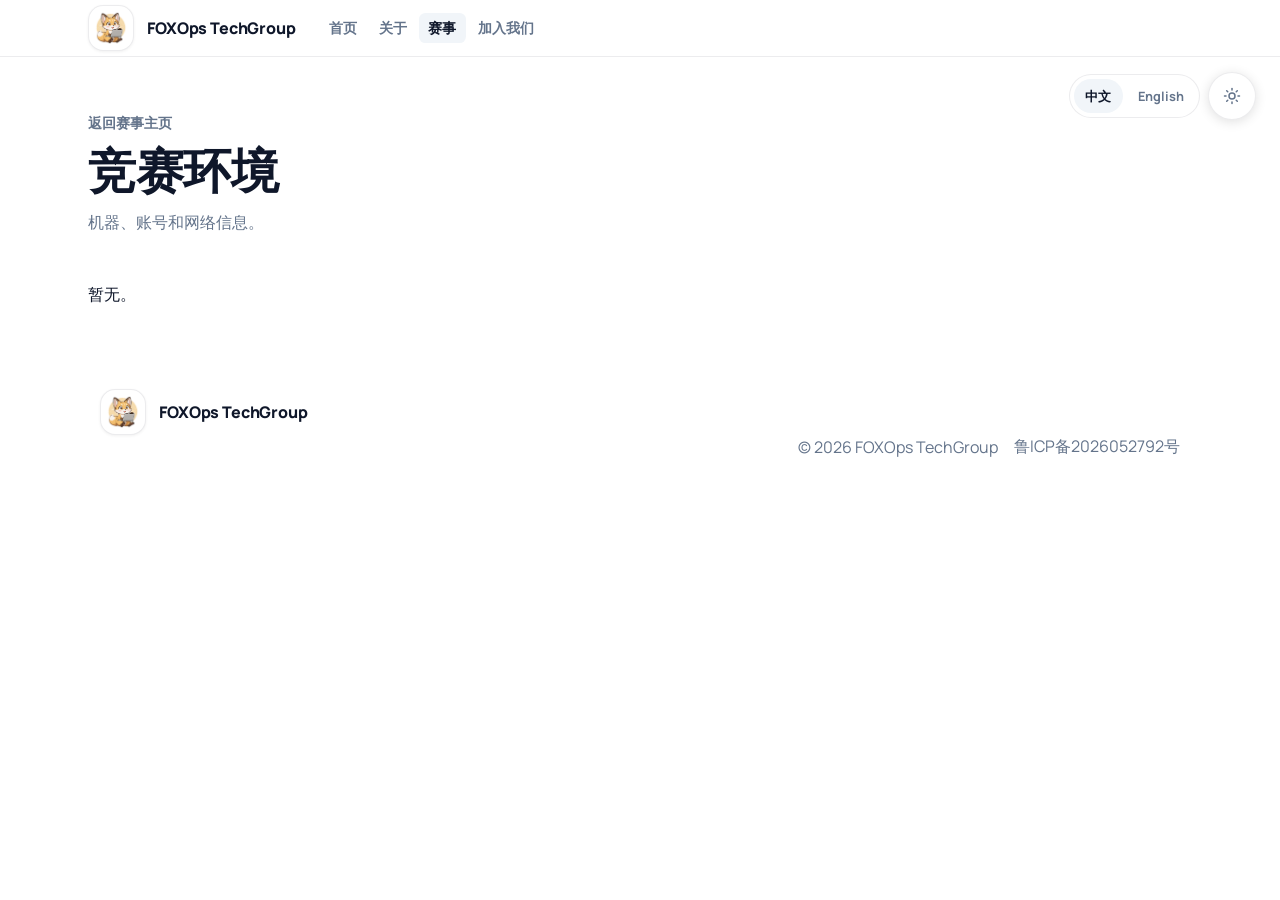
<file: competitions/2025-ccpc-national-invitional-nanchang/environment/index.html>
<!DOCTYPE html><html lang="zh-CN" data-locale="zh"> <head><meta charset="utf-8"><meta name="viewport" content="width=device-width, initial-scale=1"><meta name="description" content="FOXOps TechGroup 致力于江西省内外 XCPC 竞赛的技术运维，并主要为江西省内赛事提供技术支持。"><meta name="generator" content="Astro v5.18.1"><meta name="theme-color" content="#ffffff"><script>
      (() => {
        const t = localStorage.getItem("theme");
        if (t === "dark") document.documentElement.classList.add("dark");
        const saved = localStorage.getItem("portal-locale");
        const locale = saved === "en" ? "en" : "zh";
        document.documentElement.dataset.locale = locale;
        document.documentElement.lang = locale === "en" ? "en" : "zh-CN";
      })();
    </script><link rel="icon" href="/favicon.ico"><link rel="preconnect" href="https://fonts.googleapis.com"><link rel="preconnect" href="https://fonts.gstatic.com" crossorigin="anonymous"><link href="https://fonts.googleapis.com/css2?family=Manrope:wght@400;500;600;700;800&display=swap" rel="stylesheet"><title>FOXOps TechGroup</title><style>.page-head[data-astro-cid-x4l5tyy5]{display:grid;gap:.65rem;margin-bottom:1rem}.page-back[data-astro-cid-x4l5tyy5]{width:fit-content;color:var(--muted-foreground);font-size:.9rem;font-weight:700}.page-head[data-astro-cid-x4l5tyy5] h1[data-astro-cid-x4l5tyy5]{margin:0;font-size:clamp(2rem,4vw,3rem);line-height:1.12;letter-spacing:-.01em}.page-description[data-astro-cid-x4l5tyy5]{max-width:62ch;color:var(--muted-foreground);line-height:1.75}.page-content[data-astro-cid-x4l5tyy5]{padding:1.75rem 0}.page-content[data-astro-cid-x4l5tyy5] h2{margin:2rem 0 .75rem;font-size:1.35rem;font-weight:700;letter-spacing:-.01em;padding-bottom:.35rem;border-bottom:1px solid var(--border)}.page-content[data-astro-cid-x4l5tyy5] h2:first-child{margin-top:0}.page-content[data-astro-cid-x4l5tyy5] p,.page-content[data-astro-cid-x4l5tyy5] li{color:var(--foreground);line-height:1.8;font-size:1.02rem}.page-content[data-astro-cid-x4l5tyy5] ul{margin:.75rem 0 1.5rem;padding-left:1.5rem;display:grid;gap:.5rem}.page-content[data-astro-cid-x4l5tyy5] li{padding-left:.25rem}.page-content[data-astro-cid-x4l5tyy5] li::marker{color:var(--muted-foreground)}.page-content[data-astro-cid-x4l5tyy5] strong{color:var(--primary-strong)}
</style>
<link rel="stylesheet" href="/_astro/about.ckXjKee7.css"></head> <body> <a class="skip-link" href="#main">跳到正文</a>  <header class="site-header" data-astro-cid-ctg3m53h> <div class="site-header-inner" data-astro-cid-ctg3m53h> <a class="brand-link" href="/" aria-label="Home" data-astro-cid-ctg3m53h> <div class="logo logo-compact" data-astro-cid-ozqtn4fm> <div class="logo-box" aria-hidden="true" data-astro-cid-ozqtn4fm> <img src="/image/foxnobg.png" alt="" loading="eager" decoding="async" data-astro-cid-ozqtn4fm> </div> <div class="logo-copy" data-astro-cid-ozqtn4fm> <div class="logo-brand" data-astro-cid-ozqtn4fm> <span data-locale-text="zh" data-astro-cid-ozqtn4fm>FOXOps TechGroup</span> <span data-locale-text="en" data-astro-cid-ozqtn4fm>FOXOps TechGroup</span> </div> <div class="logo-caption" data-astro-cid-ozqtn4fm> <span data-locale-text="zh" data-astro-cid-ozqtn4fm>Foundation for O&amp;M on XCPC</span> <span data-locale-text="en" data-astro-cid-ozqtn4fm>Foundation for O&amp;M on XCPC</span> </div> </div> </div>  </a> <nav class="header-nav" aria-label="Main navigation" data-astro-cid-ctg3m53h> <a class="nav-link" href="/" data-astro-cid-ctg3m53h> <span class="dual-text"> <span data-locale-text="zh">首页</span> <span data-locale-text="en">Home</span> </span> </a><a class="nav-link" href="/about/" data-astro-cid-ctg3m53h> <span class="dual-text"> <span data-locale-text="zh">关于</span> <span data-locale-text="en">About</span> </span> </a><a class="nav-link active" href="/competitions/" data-astro-cid-ctg3m53h> <span class="dual-text"> <span data-locale-text="zh">赛事</span> <span data-locale-text="en">Contests</span> </span> </a><a class="nav-link" href="/join-us/" data-astro-cid-ctg3m53h> <span class="dual-text"> <span data-locale-text="zh">加入我们</span> <span data-locale-text="en">Join Us</span> </span> </a> </nav> <div class="header-actions" data-astro-cid-ctg3m53h> <button class="nav-trigger" type="button" aria-expanded="false" aria-controls="site-sidebar-drawer" data-sidebar-open data-astro-cid-ctg3m53h> <span class="dual-text"> <span data-locale-text="zh">菜单</span> <span data-locale-text="en">Menu</span> </span> </button> </div> </div> </header>  <div class="sidebar-backdrop" data-sidebar-backdrop hidden data-astro-cid-ssfzsv2f></div> <aside class="sidebar surface" id="site-sidebar-drawer" data-sidebar-drawer data-astro-cid-ssfzsv2f> <div class="sidebar-inner" data-astro-cid-ssfzsv2f> <div class="sidebar-head" data-astro-cid-ssfzsv2f> <div class="logo" data-astro-cid-ozqtn4fm> <div class="logo-box" aria-hidden="true" data-astro-cid-ozqtn4fm> <img src="/image/foxnobg.png" alt="" loading="eager" decoding="async" data-astro-cid-ozqtn4fm> </div> <div class="logo-copy" data-astro-cid-ozqtn4fm> <div class="logo-brand" data-astro-cid-ozqtn4fm> <span data-locale-text="zh" data-astro-cid-ozqtn4fm>FOXOps TechGroup</span> <span data-locale-text="en" data-astro-cid-ozqtn4fm>FOXOps TechGroup</span> </div> <div class="logo-caption" data-astro-cid-ozqtn4fm> <span data-locale-text="zh" data-astro-cid-ozqtn4fm>Foundation for O&amp;M on XCPC</span> <span data-locale-text="en" data-astro-cid-ozqtn4fm>Foundation for O&amp;M on XCPC</span> </div> </div> </div>  <button class="sidebar-close" type="button" data-sidebar-close data-astro-cid-ssfzsv2f> <span data-locale-text="zh" data-astro-cid-ssfzsv2f>关闭</span> <span data-locale-text="en" data-astro-cid-ssfzsv2f>Close</span> </button> </div> <nav class="sidebar-tree" aria-label="Site pages" data-astro-cid-ssfzsv2f> <section class="tree-group" data-astro-cid-foxyso2o> <p class="tree-group-label" data-astro-cid-foxyso2o> <span class="dual-text"> <span data-locale-text="zh">站点</span> <span data-locale-text="en">Site</span> </span> </p> <ul class="tree-list" data-astro-cid-foxyso2o> <li class="tree-item tree-item-depth-0" data-astro-cid-gdqbwjgm> <a class="tree-link" href="/" data-astro-cid-gdqbwjgm> <span class="dual-text"> <span data-locale-text="zh">首页</span> <span data-locale-text="en">Home</span> </span> </a>  </li> <li class="tree-item tree-item-depth-0" data-astro-cid-gdqbwjgm> <a class="tree-link" href="/about/" data-astro-cid-gdqbwjgm> <span class="dual-text"> <span data-locale-text="zh">关于</span> <span data-locale-text="en">About</span> </span> </a>  </li> <li class="tree-item tree-item-depth-0 tree-item-active" data-astro-cid-gdqbwjgm> <a class="tree-link" href="/competitions/" aria-current="page" data-astro-cid-gdqbwjgm> <span class="dual-text"> <span data-locale-text="zh">赛事列表</span> <span data-locale-text="en">Contest List</span> </span> </a> <ul class="tree-children" data-astro-cid-gdqbwjgm> <li class="tree-item tree-item-depth-1" data-astro-cid-gdqbwjgm> <a class="tree-link" href="/competitions/2026-ccpc-national-invitional-nanchang/" data-astro-cid-gdqbwjgm> <span class="dual-text"> <span data-locale-text="zh">2026年CCPC全国邀请赛（南昌）暨第三届江西省赛</span> <span data-locale-text="en">2026 CCPC National Invitational (Nanchang) &amp; The 3rd Jiangxi Provincial Programming Contest</span> </span> </a> <ul class="tree-children" data-astro-cid-gdqbwjgm> <li class="tree-item tree-item-depth-2" data-astro-cid-gdqbwjgm> <a class="tree-link" href="/competitions/2026-ccpc-national-invitional-nanchang/environment/" data-astro-cid-gdqbwjgm> <span class="dual-text"> <span data-locale-text="zh">竞赛环境</span> <span data-locale-text="en">Environment</span> </span> </a>  </li>  </ul> </li> <li class="tree-item tree-item-depth-1" data-astro-cid-gdqbwjgm> <a class="tree-link" href="/competitions/2026-icpc-national-invitional-nanchang/" data-astro-cid-gdqbwjgm> <span class="dual-text"> <span data-locale-text="zh">2026年ICPC国际大学生程序设计竞赛全国邀请赛（南昌）暨江西省程序设计竞赛</span> <span data-locale-text="en">2026 ICPC International Collegiate Programming Contest National Invitational (Nanchang) &amp; Jiangxi Provincial Programming Contest</span> </span> </a> <ul class="tree-children" data-astro-cid-gdqbwjgm> <li class="tree-item tree-item-depth-2" data-astro-cid-gdqbwjgm> <a class="tree-link" href="/competitions/2026-icpc-national-invitional-nanchang/environment/" data-astro-cid-gdqbwjgm> <span class="dual-text"> <span data-locale-text="zh">竞赛环境</span> <span data-locale-text="en">Environment</span> </span> </a>  </li>  </ul> </li> <li class="tree-item tree-item-depth-1 tree-item-active" data-astro-cid-gdqbwjgm> <a class="tree-link" href="/competitions/2025-ccpc-national-invitional-nanchang/" aria-current="page" data-astro-cid-gdqbwjgm> <span class="dual-text"> <span data-locale-text="zh">2025 CCPC 全国邀请赛（南昌）暨第二届江西省赛</span> <span data-locale-text="en">2025 CCPC National Invitational (Nanchang) &amp; The 2nd Jiangxi Provincial Contest</span> </span> </a> <ul class="tree-children" data-astro-cid-gdqbwjgm> <li class="tree-item tree-item-depth-2 tree-item-active" data-astro-cid-gdqbwjgm> <a class="tree-link" href="/competitions/2025-ccpc-national-invitional-nanchang/environment/" aria-current="page" data-astro-cid-gdqbwjgm> <span class="dual-text"> <span data-locale-text="zh">竞赛环境</span> <span data-locale-text="en">Environment</span> </span> </a>  </li> <li class="tree-item tree-item-depth-2" data-astro-cid-gdqbwjgm> <a class="tree-link" href="/competitions/2025-ccpc-national-invitional-nanchang/handbook/" data-astro-cid-gdqbwjgm> <span class="dual-text"> <span data-locale-text="zh">参赛手册</span> <span data-locale-text="en">Contest Handbook</span> </span> </a>  </li>  </ul> </li>  </ul> </li> <li class="tree-item tree-item-depth-0" data-astro-cid-gdqbwjgm> <a class="tree-link" href="/join-us/" data-astro-cid-gdqbwjgm> <span class="dual-text"> <span data-locale-text="zh">加入我们</span> <span data-locale-text="en">Join Us</span> </span> </a>  </li>  </ul> </section>  </nav> </div> </aside> <script>
  (() => {
    const drawer = document.querySelector("[data-sidebar-drawer]");
    const backdrop = document.querySelector("[data-sidebar-backdrop]");
    const openButtons = document.querySelectorAll("[data-sidebar-open]");
    const closeButton = document.querySelector("[data-sidebar-close]");

    if (!drawer || !backdrop || !closeButton) return;

    const setOpen = (open) => {
      drawer.dataset.open = open ? "true" : "false";
      backdrop.hidden = !open;
      openButtons.forEach((b) => b.setAttribute("aria-expanded", open ? "true" : "false"));
      document.body.style.overflow = open ? "hidden" : "";
    };

    setOpen(false);

    openButtons.forEach((btn) => btn.addEventListener("click", () => setOpen(true)));
    closeButton.addEventListener("click", () => setOpen(false));
    backdrop.addEventListener("click", () => setOpen(false));

    drawer.querySelectorAll("a").forEach((link) => {
      link.addEventListener("click", () => setOpen(false));
    });

    window.addEventListener("keydown", (event) => {
      if (event.key === "Escape") setOpen(false);
    });
  })();
</script>  <div class="portal-wrapper" data-astro-cid-lul3bfgs> <main class="portal-content" id="main" data-astro-cid-lul3bfgs> <div class="portal-content-inner" data-astro-cid-lul3bfgs>  <section class="section page-shell" data-astro-cid-x4l5tyy5> <div class="page-head" data-astro-cid-x4l5tyy5> <a class="page-back" href="/competitions/2025-ccpc-national-invitional-nanchang/" data-astro-cid-x4l5tyy5> <span class="dual-text"> <span data-locale-text="zh">返回赛事主页</span> <span data-locale-text="en">Back to contest</span> </span> </a> <h1 data-astro-cid-x4l5tyy5><span class="dual-text"> <span data-locale-text="zh">竞赛环境</span> <span data-locale-text="en">Environment</span> </span></h1> <p class="page-description" data-astro-cid-x4l5tyy5><span class="dual-text"> <span data-locale-text="zh">机器、账号和网络信息。</span> <span data-locale-text="en">Machine, account, and network information.</span> </span></p> </div> <article class="page-content" data-astro-cid-x4l5tyy5>  <div data-locale-text="zh"> <p>暂无。</p> </div> <div data-locale-text="en"> <p>Not yet.</p> </div>  </article> </section>   </div> </main> <footer class="site-footer" data-astro-cid-7jm4tvwz> <div class="container footer-inner">  <div class="logo logo-compact" data-astro-cid-ozqtn4fm> <div class="logo-box" aria-hidden="true" data-astro-cid-ozqtn4fm> <img src="/image/foxnobg.png" alt="" loading="eager" decoding="async" data-astro-cid-ozqtn4fm> </div> <div class="logo-copy" data-astro-cid-ozqtn4fm> <div class="logo-brand" data-astro-cid-ozqtn4fm> <span data-locale-text="zh" data-astro-cid-ozqtn4fm>FOXOps TechGroup</span> <span data-locale-text="en" data-astro-cid-ozqtn4fm>FOXOps TechGroup</span> </div> <div class="logo-caption" data-astro-cid-ozqtn4fm> <span data-locale-text="zh" data-astro-cid-ozqtn4fm>Foundation for O&amp;M on XCPC</span> <span data-locale-text="en" data-astro-cid-ozqtn4fm>Foundation for O&amp;M on XCPC</span> </div> </div> </div>  <div class="footer-meta" data-astro-cid-7jm4tvwz> <p class="muted" data-astro-cid-7jm4tvwz> <span class="dual-text"> <span data-locale-text="zh">© 2026 FOXOps TechGroup</span> <span data-locale-text="en">© 2026 FOXOps TechGroup</span> </span> </p> <a class="filing-link muted" href="https://beian.miit.gov.cn/" target="_blank" rel="noopener noreferrer" data-astro-cid-7jm4tvwz> 鲁ICP备2026052792号 </a> </div>  </div> </footer>  </div> <div class="fab-bar" data-astro-cid-lul3bfgs> <div class="fab-locale" data-astro-cid-lul3bfgs> <div class="locale-toggle" role="group" aria-label="语言切换"> <button type="button" data-locale="zh">中文</button> <button type="button" data-locale="en">English</button> </div> <script>
  const root = document.documentElement;

  document.querySelectorAll(".locale-toggle button").forEach((button) => {
    button.addEventListener("click", () => {
      const locale = button.getAttribute("data-locale");
      if (!locale) return;
      root.dataset.locale = locale;
      root.lang = locale === "en" ? "en" : "zh-CN";
      localStorage.setItem("portal-locale", locale);
    });
  });
</script> </div> <button class="theme-toggle" type="button" aria-label="Toggle theme" data-theme-toggle data-astro-cid-x3pjskd3> <svg class="sun-icon" xmlns="http://www.w3.org/2000/svg" width="18" height="18" viewBox="0 0 24 24" fill="none" stroke="currentColor" stroke-width="2" stroke-linecap="round" stroke-linejoin="round" data-astro-cid-x3pjskd3> <circle cx="12" cy="12" r="4" data-astro-cid-x3pjskd3></circle> <path d="M12 2v2" data-astro-cid-x3pjskd3></path><path d="M12 20v2" data-astro-cid-x3pjskd3></path> <path d="m4.93 4.93 1.41 1.41" data-astro-cid-x3pjskd3></path> <path d="m17.66 17.66 1.41 1.41" data-astro-cid-x3pjskd3></path> <path d="M2 12h2" data-astro-cid-x3pjskd3></path><path d="M20 12h2" data-astro-cid-x3pjskd3></path> <path d="m6.34 17.66-1.41 1.41" data-astro-cid-x3pjskd3></path> <path d="m19.07 4.93-1.41 1.41" data-astro-cid-x3pjskd3></path> </svg> <svg class="moon-icon" xmlns="http://www.w3.org/2000/svg" width="18" height="18" viewBox="0 0 24 24" fill="none" stroke="currentColor" stroke-width="2" stroke-linecap="round" stroke-linejoin="round" data-astro-cid-x3pjskd3> <path d="M21 12.79A9 9 0 1 1 11.21 3 7 7 0 0 0 21 12.79z" data-astro-cid-x3pjskd3></path> </svg> </button> <script>
  (() => {
    const btn = document.querySelector("[data-theme-toggle]");
    if (!btn) return;
    const html = document.documentElement;
    btn.addEventListener("click", () => {
      html.classList.toggle("dark");
      localStorage.setItem("theme", html.classList.contains("dark") ? "dark" : "light");
    });
  })();
</script>  </div>  </body></html>
</file>
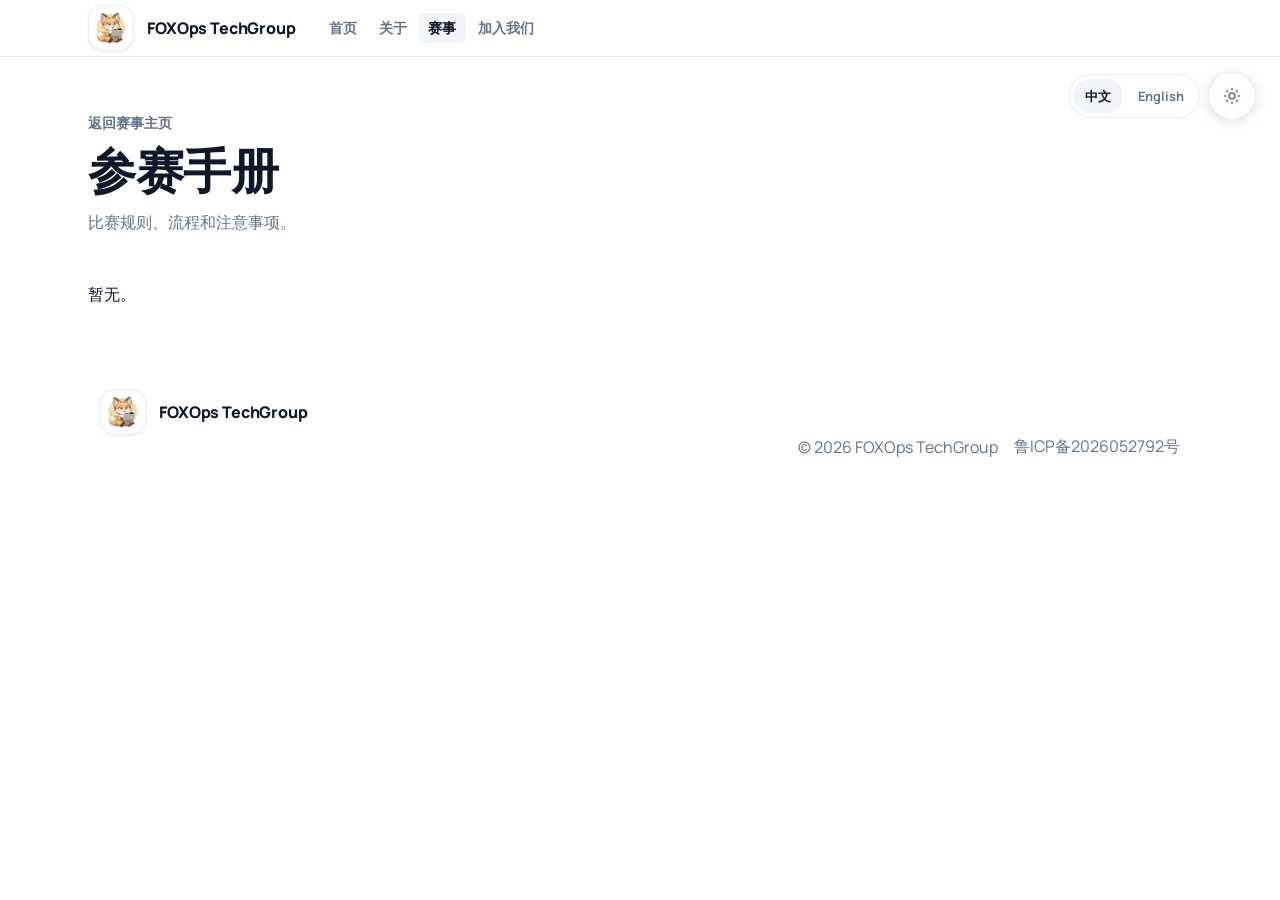
<file: competitions/2025-ccpc-national-invitional-nanchang/handbook/index.html>
<!DOCTYPE html><html lang="zh-CN" data-locale="zh"> <head><meta charset="utf-8"><meta name="viewport" content="width=device-width, initial-scale=1"><meta name="description" content="FOXOps TechGroup 致力于江西省内外 XCPC 竞赛的技术运维，并主要为江西省内赛事提供技术支持。"><meta name="generator" content="Astro v5.18.1"><meta name="theme-color" content="#ffffff"><script>
      (() => {
        const t = localStorage.getItem("theme");
        if (t === "dark") document.documentElement.classList.add("dark");
        const saved = localStorage.getItem("portal-locale");
        const locale = saved === "en" ? "en" : "zh";
        document.documentElement.dataset.locale = locale;
        document.documentElement.lang = locale === "en" ? "en" : "zh-CN";
      })();
    </script><link rel="icon" href="/favicon.ico"><link rel="preconnect" href="https://fonts.googleapis.com"><link rel="preconnect" href="https://fonts.gstatic.com" crossorigin="anonymous"><link href="https://fonts.googleapis.com/css2?family=Manrope:wght@400;500;600;700;800&display=swap" rel="stylesheet"><title>FOXOps TechGroup</title><style>.page-head[data-astro-cid-x4l5tyy5]{display:grid;gap:.65rem;margin-bottom:1rem}.page-back[data-astro-cid-x4l5tyy5]{width:fit-content;color:var(--muted-foreground);font-size:.9rem;font-weight:700}.page-head[data-astro-cid-x4l5tyy5] h1[data-astro-cid-x4l5tyy5]{margin:0;font-size:clamp(2rem,4vw,3rem);line-height:1.12;letter-spacing:-.01em}.page-description[data-astro-cid-x4l5tyy5]{max-width:62ch;color:var(--muted-foreground);line-height:1.75}.page-content[data-astro-cid-x4l5tyy5]{padding:1.75rem 0}.page-content[data-astro-cid-x4l5tyy5] h2{margin:2rem 0 .75rem;font-size:1.35rem;font-weight:700;letter-spacing:-.01em;padding-bottom:.35rem;border-bottom:1px solid var(--border)}.page-content[data-astro-cid-x4l5tyy5] h2:first-child{margin-top:0}.page-content[data-astro-cid-x4l5tyy5] p,.page-content[data-astro-cid-x4l5tyy5] li{color:var(--foreground);line-height:1.8;font-size:1.02rem}.page-content[data-astro-cid-x4l5tyy5] ul{margin:.75rem 0 1.5rem;padding-left:1.5rem;display:grid;gap:.5rem}.page-content[data-astro-cid-x4l5tyy5] li{padding-left:.25rem}.page-content[data-astro-cid-x4l5tyy5] li::marker{color:var(--muted-foreground)}.page-content[data-astro-cid-x4l5tyy5] strong{color:var(--primary-strong)}
</style>
<link rel="stylesheet" href="/_astro/about.ckXjKee7.css"></head> <body> <a class="skip-link" href="#main">跳到正文</a>  <header class="site-header" data-astro-cid-ctg3m53h> <div class="site-header-inner" data-astro-cid-ctg3m53h> <a class="brand-link" href="/" aria-label="Home" data-astro-cid-ctg3m53h> <div class="logo logo-compact" data-astro-cid-ozqtn4fm> <div class="logo-box" aria-hidden="true" data-astro-cid-ozqtn4fm> <img src="/image/foxnobg.png" alt="" loading="eager" decoding="async" data-astro-cid-ozqtn4fm> </div> <div class="logo-copy" data-astro-cid-ozqtn4fm> <div class="logo-brand" data-astro-cid-ozqtn4fm> <span data-locale-text="zh" data-astro-cid-ozqtn4fm>FOXOps TechGroup</span> <span data-locale-text="en" data-astro-cid-ozqtn4fm>FOXOps TechGroup</span> </div> <div class="logo-caption" data-astro-cid-ozqtn4fm> <span data-locale-text="zh" data-astro-cid-ozqtn4fm>Foundation for O&amp;M on XCPC</span> <span data-locale-text="en" data-astro-cid-ozqtn4fm>Foundation for O&amp;M on XCPC</span> </div> </div> </div>  </a> <nav class="header-nav" aria-label="Main navigation" data-astro-cid-ctg3m53h> <a class="nav-link" href="/" data-astro-cid-ctg3m53h> <span class="dual-text"> <span data-locale-text="zh">首页</span> <span data-locale-text="en">Home</span> </span> </a><a class="nav-link" href="/about/" data-astro-cid-ctg3m53h> <span class="dual-text"> <span data-locale-text="zh">关于</span> <span data-locale-text="en">About</span> </span> </a><a class="nav-link active" href="/competitions/" data-astro-cid-ctg3m53h> <span class="dual-text"> <span data-locale-text="zh">赛事</span> <span data-locale-text="en">Contests</span> </span> </a><a class="nav-link" href="/join-us/" data-astro-cid-ctg3m53h> <span class="dual-text"> <span data-locale-text="zh">加入我们</span> <span data-locale-text="en">Join Us</span> </span> </a> </nav> <div class="header-actions" data-astro-cid-ctg3m53h> <button class="nav-trigger" type="button" aria-expanded="false" aria-controls="site-sidebar-drawer" data-sidebar-open data-astro-cid-ctg3m53h> <span class="dual-text"> <span data-locale-text="zh">菜单</span> <span data-locale-text="en">Menu</span> </span> </button> </div> </div> </header>  <div class="sidebar-backdrop" data-sidebar-backdrop hidden data-astro-cid-ssfzsv2f></div> <aside class="sidebar surface" id="site-sidebar-drawer" data-sidebar-drawer data-astro-cid-ssfzsv2f> <div class="sidebar-inner" data-astro-cid-ssfzsv2f> <div class="sidebar-head" data-astro-cid-ssfzsv2f> <div class="logo" data-astro-cid-ozqtn4fm> <div class="logo-box" aria-hidden="true" data-astro-cid-ozqtn4fm> <img src="/image/foxnobg.png" alt="" loading="eager" decoding="async" data-astro-cid-ozqtn4fm> </div> <div class="logo-copy" data-astro-cid-ozqtn4fm> <div class="logo-brand" data-astro-cid-ozqtn4fm> <span data-locale-text="zh" data-astro-cid-ozqtn4fm>FOXOps TechGroup</span> <span data-locale-text="en" data-astro-cid-ozqtn4fm>FOXOps TechGroup</span> </div> <div class="logo-caption" data-astro-cid-ozqtn4fm> <span data-locale-text="zh" data-astro-cid-ozqtn4fm>Foundation for O&amp;M on XCPC</span> <span data-locale-text="en" data-astro-cid-ozqtn4fm>Foundation for O&amp;M on XCPC</span> </div> </div> </div>  <button class="sidebar-close" type="button" data-sidebar-close data-astro-cid-ssfzsv2f> <span data-locale-text="zh" data-astro-cid-ssfzsv2f>关闭</span> <span data-locale-text="en" data-astro-cid-ssfzsv2f>Close</span> </button> </div> <nav class="sidebar-tree" aria-label="Site pages" data-astro-cid-ssfzsv2f> <section class="tree-group" data-astro-cid-foxyso2o> <p class="tree-group-label" data-astro-cid-foxyso2o> <span class="dual-text"> <span data-locale-text="zh">站点</span> <span data-locale-text="en">Site</span> </span> </p> <ul class="tree-list" data-astro-cid-foxyso2o> <li class="tree-item tree-item-depth-0" data-astro-cid-gdqbwjgm> <a class="tree-link" href="/" data-astro-cid-gdqbwjgm> <span class="dual-text"> <span data-locale-text="zh">首页</span> <span data-locale-text="en">Home</span> </span> </a>  </li> <li class="tree-item tree-item-depth-0" data-astro-cid-gdqbwjgm> <a class="tree-link" href="/about/" data-astro-cid-gdqbwjgm> <span class="dual-text"> <span data-locale-text="zh">关于</span> <span data-locale-text="en">About</span> </span> </a>  </li> <li class="tree-item tree-item-depth-0 tree-item-active" data-astro-cid-gdqbwjgm> <a class="tree-link" href="/competitions/" aria-current="page" data-astro-cid-gdqbwjgm> <span class="dual-text"> <span data-locale-text="zh">赛事列表</span> <span data-locale-text="en">Contest List</span> </span> </a> <ul class="tree-children" data-astro-cid-gdqbwjgm> <li class="tree-item tree-item-depth-1" data-astro-cid-gdqbwjgm> <a class="tree-link" href="/competitions/2026-ccpc-national-invitional-nanchang/" data-astro-cid-gdqbwjgm> <span class="dual-text"> <span data-locale-text="zh">2026年CCPC全国邀请赛（南昌）暨第三届江西省赛</span> <span data-locale-text="en">2026 CCPC National Invitational (Nanchang) &amp; The 3rd Jiangxi Provincial Programming Contest</span> </span> </a> <ul class="tree-children" data-astro-cid-gdqbwjgm> <li class="tree-item tree-item-depth-2" data-astro-cid-gdqbwjgm> <a class="tree-link" href="/competitions/2026-ccpc-national-invitional-nanchang/environment/" data-astro-cid-gdqbwjgm> <span class="dual-text"> <span data-locale-text="zh">竞赛环境</span> <span data-locale-text="en">Environment</span> </span> </a>  </li>  </ul> </li> <li class="tree-item tree-item-depth-1" data-astro-cid-gdqbwjgm> <a class="tree-link" href="/competitions/2026-icpc-national-invitional-nanchang/" data-astro-cid-gdqbwjgm> <span class="dual-text"> <span data-locale-text="zh">2026年ICPC国际大学生程序设计竞赛全国邀请赛（南昌）暨江西省程序设计竞赛</span> <span data-locale-text="en">2026 ICPC International Collegiate Programming Contest National Invitational (Nanchang) &amp; Jiangxi Provincial Programming Contest</span> </span> </a> <ul class="tree-children" data-astro-cid-gdqbwjgm> <li class="tree-item tree-item-depth-2" data-astro-cid-gdqbwjgm> <a class="tree-link" href="/competitions/2026-icpc-national-invitional-nanchang/environment/" data-astro-cid-gdqbwjgm> <span class="dual-text"> <span data-locale-text="zh">竞赛环境</span> <span data-locale-text="en">Environment</span> </span> </a>  </li>  </ul> </li> <li class="tree-item tree-item-depth-1 tree-item-active" data-astro-cid-gdqbwjgm> <a class="tree-link" href="/competitions/2025-ccpc-national-invitional-nanchang/" aria-current="page" data-astro-cid-gdqbwjgm> <span class="dual-text"> <span data-locale-text="zh">2025 CCPC 全国邀请赛（南昌）暨第二届江西省赛</span> <span data-locale-text="en">2025 CCPC National Invitational (Nanchang) &amp; The 2nd Jiangxi Provincial Contest</span> </span> </a> <ul class="tree-children" data-astro-cid-gdqbwjgm> <li class="tree-item tree-item-depth-2" data-astro-cid-gdqbwjgm> <a class="tree-link" href="/competitions/2025-ccpc-national-invitional-nanchang/environment/" data-astro-cid-gdqbwjgm> <span class="dual-text"> <span data-locale-text="zh">竞赛环境</span> <span data-locale-text="en">Environment</span> </span> </a>  </li> <li class="tree-item tree-item-depth-2 tree-item-active" data-astro-cid-gdqbwjgm> <a class="tree-link" href="/competitions/2025-ccpc-national-invitional-nanchang/handbook/" aria-current="page" data-astro-cid-gdqbwjgm> <span class="dual-text"> <span data-locale-text="zh">参赛手册</span> <span data-locale-text="en">Contest Handbook</span> </span> </a>  </li>  </ul> </li>  </ul> </li> <li class="tree-item tree-item-depth-0" data-astro-cid-gdqbwjgm> <a class="tree-link" href="/join-us/" data-astro-cid-gdqbwjgm> <span class="dual-text"> <span data-locale-text="zh">加入我们</span> <span data-locale-text="en">Join Us</span> </span> </a>  </li>  </ul> </section>  </nav> </div> </aside> <script>
  (() => {
    const drawer = document.querySelector("[data-sidebar-drawer]");
    const backdrop = document.querySelector("[data-sidebar-backdrop]");
    const openButtons = document.querySelectorAll("[data-sidebar-open]");
    const closeButton = document.querySelector("[data-sidebar-close]");

    if (!drawer || !backdrop || !closeButton) return;

    const setOpen = (open) => {
      drawer.dataset.open = open ? "true" : "false";
      backdrop.hidden = !open;
      openButtons.forEach((b) => b.setAttribute("aria-expanded", open ? "true" : "false"));
      document.body.style.overflow = open ? "hidden" : "";
    };

    setOpen(false);

    openButtons.forEach((btn) => btn.addEventListener("click", () => setOpen(true)));
    closeButton.addEventListener("click", () => setOpen(false));
    backdrop.addEventListener("click", () => setOpen(false));

    drawer.querySelectorAll("a").forEach((link) => {
      link.addEventListener("click", () => setOpen(false));
    });

    window.addEventListener("keydown", (event) => {
      if (event.key === "Escape") setOpen(false);
    });
  })();
</script>  <div class="portal-wrapper" data-astro-cid-lul3bfgs> <main class="portal-content" id="main" data-astro-cid-lul3bfgs> <div class="portal-content-inner" data-astro-cid-lul3bfgs>  <section class="section page-shell" data-astro-cid-x4l5tyy5> <div class="page-head" data-astro-cid-x4l5tyy5> <a class="page-back" href="/competitions/2025-ccpc-national-invitional-nanchang/" data-astro-cid-x4l5tyy5> <span class="dual-text"> <span data-locale-text="zh">返回赛事主页</span> <span data-locale-text="en">Back to contest</span> </span> </a> <h1 data-astro-cid-x4l5tyy5><span class="dual-text"> <span data-locale-text="zh">参赛手册</span> <span data-locale-text="en">Contest Handbook</span> </span></h1> <p class="page-description" data-astro-cid-x4l5tyy5><span class="dual-text"> <span data-locale-text="zh">比赛规则、流程和注意事项。</span> <span data-locale-text="en">Rules, timeline, and notes.</span> </span></p> </div> <article class="page-content" data-astro-cid-x4l5tyy5>  <div data-locale-text="zh"> <p>暂无。</p> </div> <div data-locale-text="en"> <p>Not yet.</p> </div>  </article> </section>   </div> </main> <footer class="site-footer" data-astro-cid-7jm4tvwz> <div class="container footer-inner">  <div class="logo logo-compact" data-astro-cid-ozqtn4fm> <div class="logo-box" aria-hidden="true" data-astro-cid-ozqtn4fm> <img src="/image/foxnobg.png" alt="" loading="eager" decoding="async" data-astro-cid-ozqtn4fm> </div> <div class="logo-copy" data-astro-cid-ozqtn4fm> <div class="logo-brand" data-astro-cid-ozqtn4fm> <span data-locale-text="zh" data-astro-cid-ozqtn4fm>FOXOps TechGroup</span> <span data-locale-text="en" data-astro-cid-ozqtn4fm>FOXOps TechGroup</span> </div> <div class="logo-caption" data-astro-cid-ozqtn4fm> <span data-locale-text="zh" data-astro-cid-ozqtn4fm>Foundation for O&amp;M on XCPC</span> <span data-locale-text="en" data-astro-cid-ozqtn4fm>Foundation for O&amp;M on XCPC</span> </div> </div> </div>  <div class="footer-meta" data-astro-cid-7jm4tvwz> <p class="muted" data-astro-cid-7jm4tvwz> <span class="dual-text"> <span data-locale-text="zh">© 2026 FOXOps TechGroup</span> <span data-locale-text="en">© 2026 FOXOps TechGroup</span> </span> </p> <a class="filing-link muted" href="https://beian.miit.gov.cn/" target="_blank" rel="noopener noreferrer" data-astro-cid-7jm4tvwz> 鲁ICP备2026052792号 </a> </div>  </div> </footer>  </div> <div class="fab-bar" data-astro-cid-lul3bfgs> <div class="fab-locale" data-astro-cid-lul3bfgs> <div class="locale-toggle" role="group" aria-label="语言切换"> <button type="button" data-locale="zh">中文</button> <button type="button" data-locale="en">English</button> </div> <script>
  const root = document.documentElement;

  document.querySelectorAll(".locale-toggle button").forEach((button) => {
    button.addEventListener("click", () => {
      const locale = button.getAttribute("data-locale");
      if (!locale) return;
      root.dataset.locale = locale;
      root.lang = locale === "en" ? "en" : "zh-CN";
      localStorage.setItem("portal-locale", locale);
    });
  });
</script> </div> <button class="theme-toggle" type="button" aria-label="Toggle theme" data-theme-toggle data-astro-cid-x3pjskd3> <svg class="sun-icon" xmlns="http://www.w3.org/2000/svg" width="18" height="18" viewBox="0 0 24 24" fill="none" stroke="currentColor" stroke-width="2" stroke-linecap="round" stroke-linejoin="round" data-astro-cid-x3pjskd3> <circle cx="12" cy="12" r="4" data-astro-cid-x3pjskd3></circle> <path d="M12 2v2" data-astro-cid-x3pjskd3></path><path d="M12 20v2" data-astro-cid-x3pjskd3></path> <path d="m4.93 4.93 1.41 1.41" data-astro-cid-x3pjskd3></path> <path d="m17.66 17.66 1.41 1.41" data-astro-cid-x3pjskd3></path> <path d="M2 12h2" data-astro-cid-x3pjskd3></path><path d="M20 12h2" data-astro-cid-x3pjskd3></path> <path d="m6.34 17.66-1.41 1.41" data-astro-cid-x3pjskd3></path> <path d="m19.07 4.93-1.41 1.41" data-astro-cid-x3pjskd3></path> </svg> <svg class="moon-icon" xmlns="http://www.w3.org/2000/svg" width="18" height="18" viewBox="0 0 24 24" fill="none" stroke="currentColor" stroke-width="2" stroke-linecap="round" stroke-linejoin="round" data-astro-cid-x3pjskd3> <path d="M21 12.79A9 9 0 1 1 11.21 3 7 7 0 0 0 21 12.79z" data-astro-cid-x3pjskd3></path> </svg> </button> <script>
  (() => {
    const btn = document.querySelector("[data-theme-toggle]");
    if (!btn) return;
    const html = document.documentElement;
    btn.addEventListener("click", () => {
      html.classList.toggle("dark");
      localStorage.setItem("theme", html.classList.contains("dark") ? "dark" : "light");
    });
  })();
</script>  </div>  </body></html>
</file>
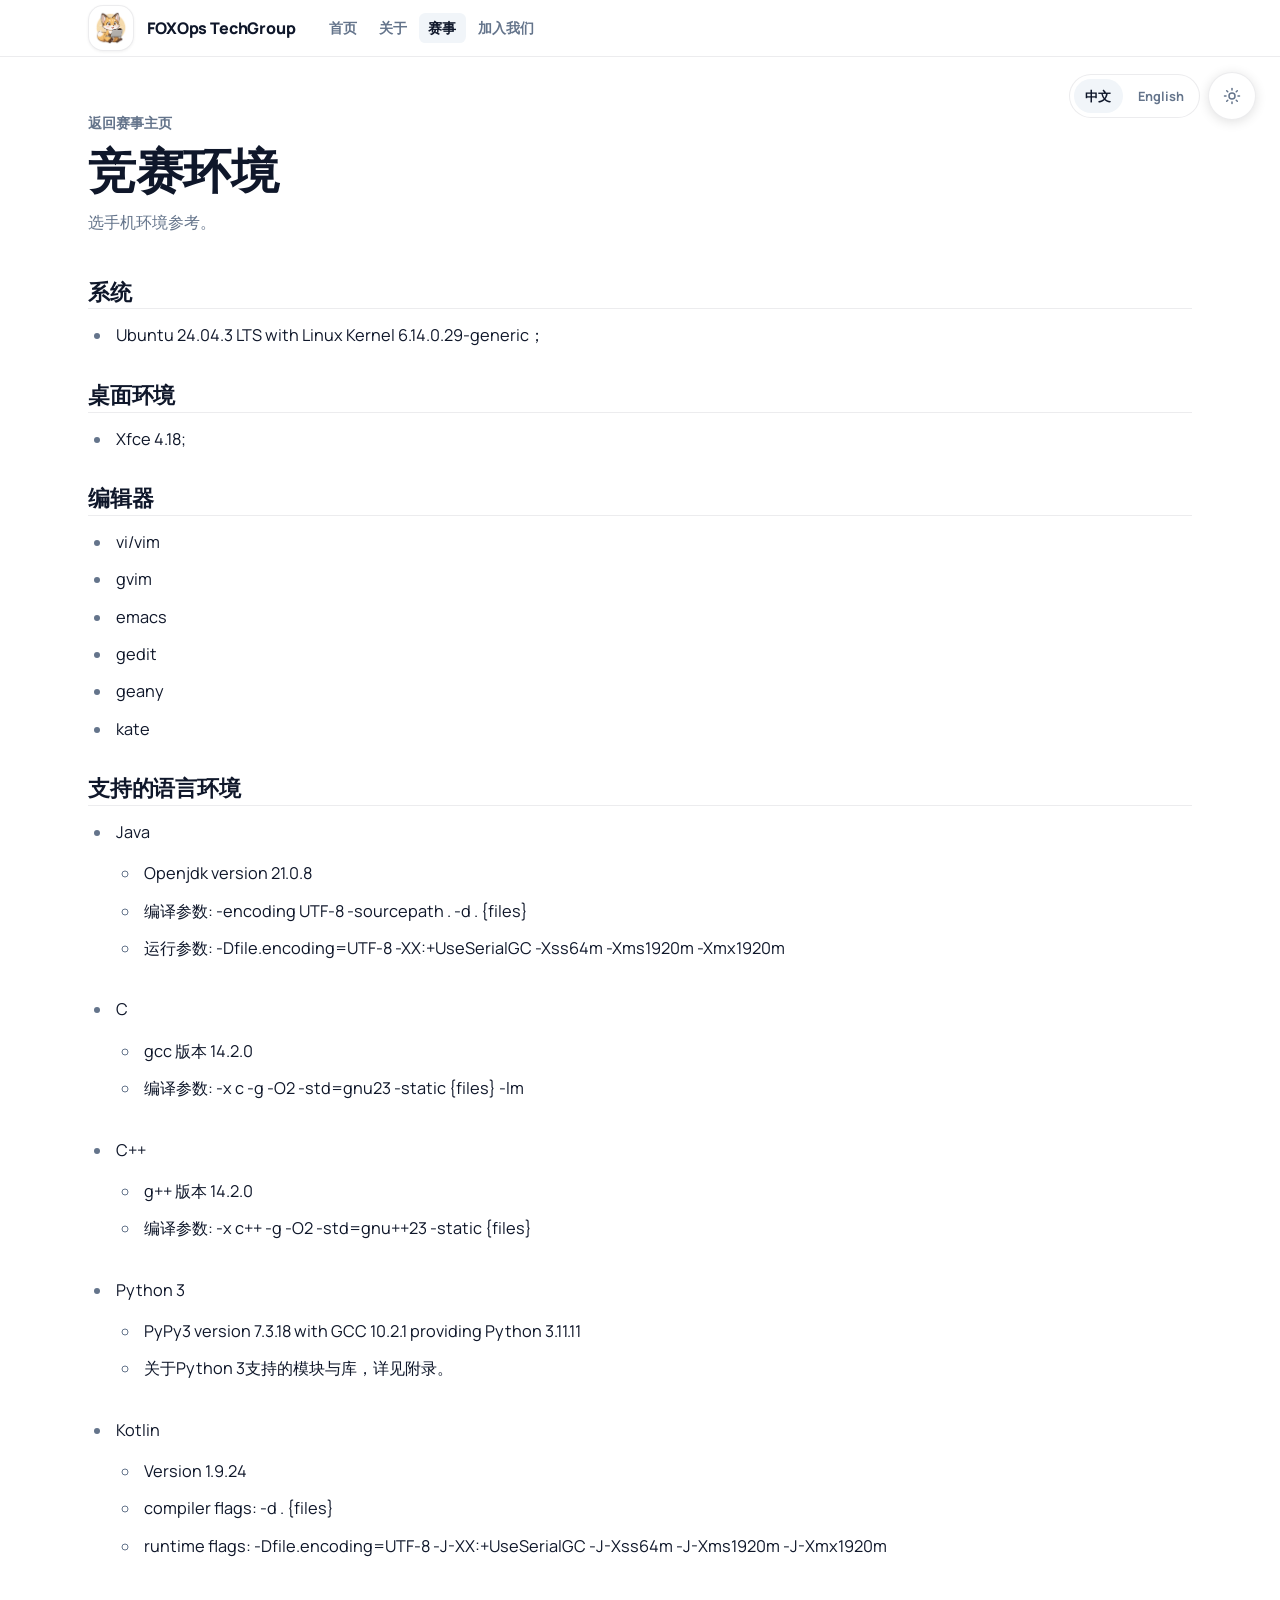
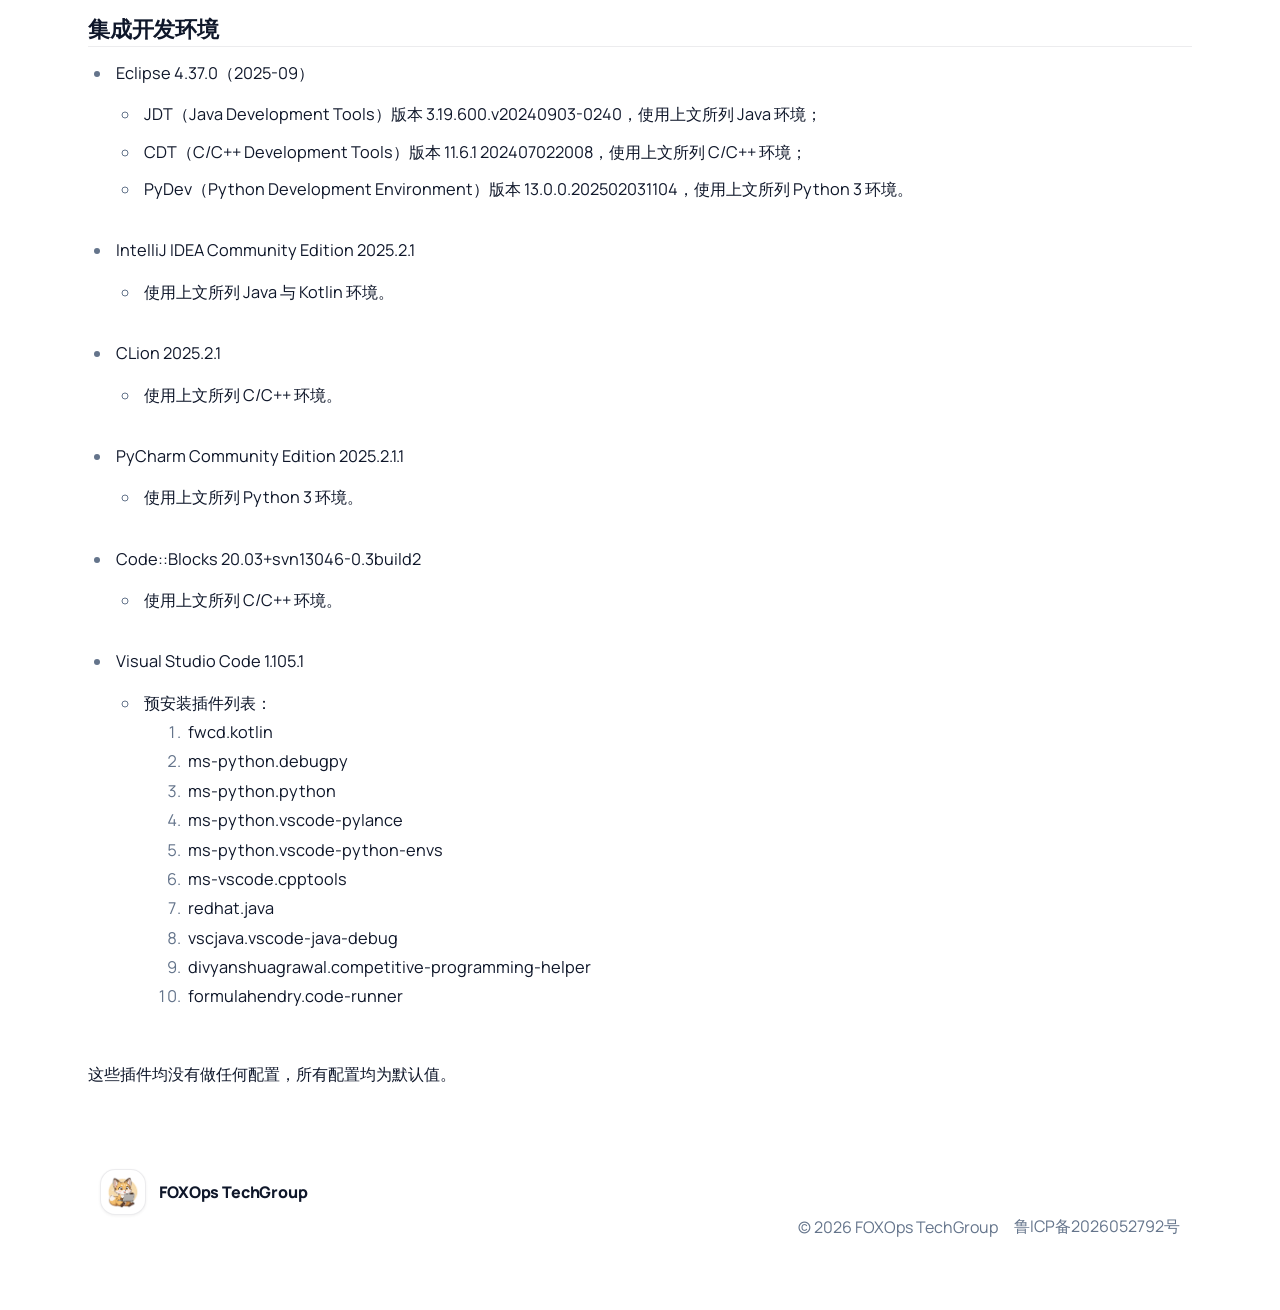
<file: competitions/2026-ccpc-national-invitional-nanchang/environment/index.html>
<!DOCTYPE html><html lang="zh-CN" data-locale="zh"> <head><meta charset="utf-8"><meta name="viewport" content="width=device-width, initial-scale=1"><meta name="description" content="FOXOps TechGroup 致力于江西省内外 XCPC 竞赛的技术运维，并主要为江西省内赛事提供技术支持。"><meta name="generator" content="Astro v5.18.1"><meta name="theme-color" content="#ffffff"><script>
      (() => {
        const t = localStorage.getItem("theme");
        if (t === "dark") document.documentElement.classList.add("dark");
        const saved = localStorage.getItem("portal-locale");
        const locale = saved === "en" ? "en" : "zh";
        document.documentElement.dataset.locale = locale;
        document.documentElement.lang = locale === "en" ? "en" : "zh-CN";
      })();
    </script><link rel="icon" href="/favicon.ico"><link rel="preconnect" href="https://fonts.googleapis.com"><link rel="preconnect" href="https://fonts.gstatic.com" crossorigin="anonymous"><link href="https://fonts.googleapis.com/css2?family=Manrope:wght@400;500;600;700;800&display=swap" rel="stylesheet"><title>FOXOps TechGroup</title><style>.page-head[data-astro-cid-x4l5tyy5]{display:grid;gap:.65rem;margin-bottom:1rem}.page-back[data-astro-cid-x4l5tyy5]{width:fit-content;color:var(--muted-foreground);font-size:.9rem;font-weight:700}.page-head[data-astro-cid-x4l5tyy5] h1[data-astro-cid-x4l5tyy5]{margin:0;font-size:clamp(2rem,4vw,3rem);line-height:1.12;letter-spacing:-.01em}.page-description[data-astro-cid-x4l5tyy5]{max-width:62ch;color:var(--muted-foreground);line-height:1.75}.page-content[data-astro-cid-x4l5tyy5]{padding:1.75rem 0}.page-content[data-astro-cid-x4l5tyy5] h2{margin:2rem 0 .75rem;font-size:1.35rem;font-weight:700;letter-spacing:-.01em;padding-bottom:.35rem;border-bottom:1px solid var(--border)}.page-content[data-astro-cid-x4l5tyy5] h2:first-child{margin-top:0}.page-content[data-astro-cid-x4l5tyy5] p,.page-content[data-astro-cid-x4l5tyy5] li{color:var(--foreground);line-height:1.8;font-size:1.02rem}.page-content[data-astro-cid-x4l5tyy5] ul{margin:.75rem 0 1.5rem;padding-left:1.5rem;display:grid;gap:.5rem}.page-content[data-astro-cid-x4l5tyy5] li{padding-left:.25rem}.page-content[data-astro-cid-x4l5tyy5] li::marker{color:var(--muted-foreground)}.page-content[data-astro-cid-x4l5tyy5] strong{color:var(--primary-strong)}
</style>
<link rel="stylesheet" href="/_astro/about.ckXjKee7.css"></head> <body> <a class="skip-link" href="#main">跳到正文</a>  <header class="site-header" data-astro-cid-ctg3m53h> <div class="site-header-inner" data-astro-cid-ctg3m53h> <a class="brand-link" href="/" aria-label="Home" data-astro-cid-ctg3m53h> <div class="logo logo-compact" data-astro-cid-ozqtn4fm> <div class="logo-box" aria-hidden="true" data-astro-cid-ozqtn4fm> <img src="/image/foxnobg.png" alt="" loading="eager" decoding="async" data-astro-cid-ozqtn4fm> </div> <div class="logo-copy" data-astro-cid-ozqtn4fm> <div class="logo-brand" data-astro-cid-ozqtn4fm> <span data-locale-text="zh" data-astro-cid-ozqtn4fm>FOXOps TechGroup</span> <span data-locale-text="en" data-astro-cid-ozqtn4fm>FOXOps TechGroup</span> </div> <div class="logo-caption" data-astro-cid-ozqtn4fm> <span data-locale-text="zh" data-astro-cid-ozqtn4fm>Foundation for O&amp;M on XCPC</span> <span data-locale-text="en" data-astro-cid-ozqtn4fm>Foundation for O&amp;M on XCPC</span> </div> </div> </div>  </a> <nav class="header-nav" aria-label="Main navigation" data-astro-cid-ctg3m53h> <a class="nav-link" href="/" data-astro-cid-ctg3m53h> <span class="dual-text"> <span data-locale-text="zh">首页</span> <span data-locale-text="en">Home</span> </span> </a><a class="nav-link" href="/about/" data-astro-cid-ctg3m53h> <span class="dual-text"> <span data-locale-text="zh">关于</span> <span data-locale-text="en">About</span> </span> </a><a class="nav-link active" href="/competitions/" data-astro-cid-ctg3m53h> <span class="dual-text"> <span data-locale-text="zh">赛事</span> <span data-locale-text="en">Contests</span> </span> </a><a class="nav-link" href="/join-us/" data-astro-cid-ctg3m53h> <span class="dual-text"> <span data-locale-text="zh">加入我们</span> <span data-locale-text="en">Join Us</span> </span> </a> </nav> <div class="header-actions" data-astro-cid-ctg3m53h> <button class="nav-trigger" type="button" aria-expanded="false" aria-controls="site-sidebar-drawer" data-sidebar-open data-astro-cid-ctg3m53h> <span class="dual-text"> <span data-locale-text="zh">菜单</span> <span data-locale-text="en">Menu</span> </span> </button> </div> </div> </header>  <div class="sidebar-backdrop" data-sidebar-backdrop hidden data-astro-cid-ssfzsv2f></div> <aside class="sidebar surface" id="site-sidebar-drawer" data-sidebar-drawer data-astro-cid-ssfzsv2f> <div class="sidebar-inner" data-astro-cid-ssfzsv2f> <div class="sidebar-head" data-astro-cid-ssfzsv2f> <div class="logo" data-astro-cid-ozqtn4fm> <div class="logo-box" aria-hidden="true" data-astro-cid-ozqtn4fm> <img src="/image/foxnobg.png" alt="" loading="eager" decoding="async" data-astro-cid-ozqtn4fm> </div> <div class="logo-copy" data-astro-cid-ozqtn4fm> <div class="logo-brand" data-astro-cid-ozqtn4fm> <span data-locale-text="zh" data-astro-cid-ozqtn4fm>FOXOps TechGroup</span> <span data-locale-text="en" data-astro-cid-ozqtn4fm>FOXOps TechGroup</span> </div> <div class="logo-caption" data-astro-cid-ozqtn4fm> <span data-locale-text="zh" data-astro-cid-ozqtn4fm>Foundation for O&amp;M on XCPC</span> <span data-locale-text="en" data-astro-cid-ozqtn4fm>Foundation for O&amp;M on XCPC</span> </div> </div> </div>  <button class="sidebar-close" type="button" data-sidebar-close data-astro-cid-ssfzsv2f> <span data-locale-text="zh" data-astro-cid-ssfzsv2f>关闭</span> <span data-locale-text="en" data-astro-cid-ssfzsv2f>Close</span> </button> </div> <nav class="sidebar-tree" aria-label="Site pages" data-astro-cid-ssfzsv2f> <section class="tree-group" data-astro-cid-foxyso2o> <p class="tree-group-label" data-astro-cid-foxyso2o> <span class="dual-text"> <span data-locale-text="zh">站点</span> <span data-locale-text="en">Site</span> </span> </p> <ul class="tree-list" data-astro-cid-foxyso2o> <li class="tree-item tree-item-depth-0" data-astro-cid-gdqbwjgm> <a class="tree-link" href="/" data-astro-cid-gdqbwjgm> <span class="dual-text"> <span data-locale-text="zh">首页</span> <span data-locale-text="en">Home</span> </span> </a>  </li> <li class="tree-item tree-item-depth-0" data-astro-cid-gdqbwjgm> <a class="tree-link" href="/about/" data-astro-cid-gdqbwjgm> <span class="dual-text"> <span data-locale-text="zh">关于</span> <span data-locale-text="en">About</span> </span> </a>  </li> <li class="tree-item tree-item-depth-0 tree-item-active" data-astro-cid-gdqbwjgm> <a class="tree-link" href="/competitions/" aria-current="page" data-astro-cid-gdqbwjgm> <span class="dual-text"> <span data-locale-text="zh">赛事列表</span> <span data-locale-text="en">Contest List</span> </span> </a> <ul class="tree-children" data-astro-cid-gdqbwjgm> <li class="tree-item tree-item-depth-1 tree-item-active" data-astro-cid-gdqbwjgm> <a class="tree-link" href="/competitions/2026-ccpc-national-invitional-nanchang/" aria-current="page" data-astro-cid-gdqbwjgm> <span class="dual-text"> <span data-locale-text="zh">2026年CCPC全国邀请赛（南昌）暨第三届江西省赛</span> <span data-locale-text="en">2026 CCPC National Invitational (Nanchang) &amp; The 3rd Jiangxi Provincial Programming Contest</span> </span> </a> <ul class="tree-children" data-astro-cid-gdqbwjgm> <li class="tree-item tree-item-depth-2 tree-item-active" data-astro-cid-gdqbwjgm> <a class="tree-link" href="/competitions/2026-ccpc-national-invitional-nanchang/environment/" aria-current="page" data-astro-cid-gdqbwjgm> <span class="dual-text"> <span data-locale-text="zh">竞赛环境</span> <span data-locale-text="en">Environment</span> </span> </a>  </li>  </ul> </li> <li class="tree-item tree-item-depth-1" data-astro-cid-gdqbwjgm> <a class="tree-link" href="/competitions/2026-icpc-national-invitional-nanchang/" data-astro-cid-gdqbwjgm> <span class="dual-text"> <span data-locale-text="zh">2026年ICPC国际大学生程序设计竞赛全国邀请赛（南昌）暨江西省程序设计竞赛</span> <span data-locale-text="en">2026 ICPC International Collegiate Programming Contest National Invitational (Nanchang) &amp; Jiangxi Provincial Programming Contest</span> </span> </a> <ul class="tree-children" data-astro-cid-gdqbwjgm> <li class="tree-item tree-item-depth-2" data-astro-cid-gdqbwjgm> <a class="tree-link" href="/competitions/2026-icpc-national-invitional-nanchang/environment/" data-astro-cid-gdqbwjgm> <span class="dual-text"> <span data-locale-text="zh">竞赛环境</span> <span data-locale-text="en">Environment</span> </span> </a>  </li>  </ul> </li> <li class="tree-item tree-item-depth-1" data-astro-cid-gdqbwjgm> <a class="tree-link" href="/competitions/2025-ccpc-national-invitional-nanchang/" data-astro-cid-gdqbwjgm> <span class="dual-text"> <span data-locale-text="zh">2025 CCPC 全国邀请赛（南昌）暨第二届江西省赛</span> <span data-locale-text="en">2025 CCPC National Invitational (Nanchang) &amp; The 2nd Jiangxi Provincial Contest</span> </span> </a> <ul class="tree-children" data-astro-cid-gdqbwjgm> <li class="tree-item tree-item-depth-2" data-astro-cid-gdqbwjgm> <a class="tree-link" href="/competitions/2025-ccpc-national-invitional-nanchang/environment/" data-astro-cid-gdqbwjgm> <span class="dual-text"> <span data-locale-text="zh">竞赛环境</span> <span data-locale-text="en">Environment</span> </span> </a>  </li> <li class="tree-item tree-item-depth-2" data-astro-cid-gdqbwjgm> <a class="tree-link" href="/competitions/2025-ccpc-national-invitional-nanchang/handbook/" data-astro-cid-gdqbwjgm> <span class="dual-text"> <span data-locale-text="zh">参赛手册</span> <span data-locale-text="en">Contest Handbook</span> </span> </a>  </li>  </ul> </li>  </ul> </li> <li class="tree-item tree-item-depth-0" data-astro-cid-gdqbwjgm> <a class="tree-link" href="/join-us/" data-astro-cid-gdqbwjgm> <span class="dual-text"> <span data-locale-text="zh">加入我们</span> <span data-locale-text="en">Join Us</span> </span> </a>  </li>  </ul> </section>  </nav> </div> </aside> <script>
  (() => {
    const drawer = document.querySelector("[data-sidebar-drawer]");
    const backdrop = document.querySelector("[data-sidebar-backdrop]");
    const openButtons = document.querySelectorAll("[data-sidebar-open]");
    const closeButton = document.querySelector("[data-sidebar-close]");

    if (!drawer || !backdrop || !closeButton) return;

    const setOpen = (open) => {
      drawer.dataset.open = open ? "true" : "false";
      backdrop.hidden = !open;
      openButtons.forEach((b) => b.setAttribute("aria-expanded", open ? "true" : "false"));
      document.body.style.overflow = open ? "hidden" : "";
    };

    setOpen(false);

    openButtons.forEach((btn) => btn.addEventListener("click", () => setOpen(true)));
    closeButton.addEventListener("click", () => setOpen(false));
    backdrop.addEventListener("click", () => setOpen(false));

    drawer.querySelectorAll("a").forEach((link) => {
      link.addEventListener("click", () => setOpen(false));
    });

    window.addEventListener("keydown", (event) => {
      if (event.key === "Escape") setOpen(false);
    });
  })();
</script>  <div class="portal-wrapper" data-astro-cid-lul3bfgs> <main class="portal-content" id="main" data-astro-cid-lul3bfgs> <div class="portal-content-inner" data-astro-cid-lul3bfgs>  <section class="section page-shell" data-astro-cid-x4l5tyy5> <div class="page-head" data-astro-cid-x4l5tyy5> <a class="page-back" href="/competitions/2026-ccpc-national-invitional-nanchang/" data-astro-cid-x4l5tyy5> <span class="dual-text"> <span data-locale-text="zh">返回赛事主页</span> <span data-locale-text="en">Back to contest</span> </span> </a> <h1 data-astro-cid-x4l5tyy5><span class="dual-text"> <span data-locale-text="zh">竞赛环境</span> <span data-locale-text="en">Environment</span> </span></h1> <p class="page-description" data-astro-cid-x4l5tyy5><span class="dual-text"> <span data-locale-text="zh">选手机环境参考。</span> <span data-locale-text="en">Refer to the mobile environment.</span> </span></p> </div> <article class="page-content" data-astro-cid-x4l5tyy5>  <div data-locale-text="zh"> <h2 id="系统">系统</h2>
<ul>
<li>Ubuntu 24.04.3 LTS with Linux Kernel 6.14.0.29-generic；</li>
</ul>
<h2 id="桌面环境">桌面环境</h2>
<ul>
<li>Xfce 4.18;</li>
</ul>
<h2 id="编辑器">编辑器</h2>
<ul>
<li>vi/vim</li>
<li>gvim</li>
<li>emacs</li>
<li>gedit</li>
<li>geany</li>
<li>kate</li>
</ul>
<h2 id="支持的语言环境">支持的语言环境</h2>
<ul>
<li>Java
<ul>
<li>Openjdk version 21.0.8</li>
<li>编译参数: -encoding UTF-8 -sourcepath . -d . {files}</li>
<li>运行参数: -Dfile.encoding=UTF-8 -XX:+UseSerialGC -Xss64m -Xms1920m -Xmx1920m</li>
</ul>
</li>
<li>C
<ul>
<li>gcc 版本 14.2.0</li>
<li>编译参数: -x c -g -O2 -std=gnu23 -static {files} -lm</li>
</ul>
</li>
<li>C++
<ul>
<li>g++ 版本 14.2.0</li>
<li>编译参数: -x c++ -g -O2 -std=gnu++23 -static {files}</li>
</ul>
</li>
<li>Python 3
<ul>
<li>PyPy3 version 7.3.18 with GCC 10.2.1 providing Python 3.11.11</li>
<li>关于Python 3支持的模块与库，详见附录。</li>
</ul>
</li>
<li>Kotlin
<ul>
<li>Version 1.9.24</li>
<li>compiler flags: -d . {files}</li>
<li>runtime flags: -Dfile.encoding=UTF-8 -J-XX:+UseSerialGC -J-Xss64m -J-Xms1920m -J-Xmx1920m</li>
</ul>
</li>
</ul>
<h2 id="集成开发环境">集成开发环境</h2>
<ul>
<li>Eclipse 4.37.0（2025-09）
<ul>
<li>JDT（Java Development Tools）版本 3.19.600.v20240903-0240，使用上文所列 Java 环境；</li>
<li>CDT（C/C++ Development Tools）版本 11.6.1 202407022008，使用上文所列 C/C++ 环境；</li>
<li>PyDev（Python Development Environment）版本 13.0.0.202502031104，使用上文所列 Python 3 环境。</li>
</ul>
</li>
<li>IntelliJ IDEA Community Edition 2025.2.1
<ul>
<li>使用上文所列 Java 与 Kotlin 环境。</li>
</ul>
</li>
<li>CLion 2025.2.1
<ul>
<li>使用上文所列 C/C++ 环境。</li>
</ul>
</li>
<li>PyCharm Community Edition 2025.2.1.1
<ul>
<li>使用上文所列 Python 3 环境。</li>
</ul>
</li>
<li>Code::Blocks 20.03+svn13046-0.3build2
<ul>
<li>使用上文所列 C/C++ 环境。</li>
</ul>
</li>
<li>Visual Studio Code 1.105.1
<ul>
<li>预安装插件列表：
<ol>
<li>fwcd.kotlin</li>
<li>ms-python.debugpy</li>
<li>ms-python.python</li>
<li>ms-python.vscode-pylance</li>
<li>ms-python.vscode-python-envs</li>
<li>ms-vscode.cpptools</li>
<li>redhat.java</li>
<li>vscjava.vscode-java-debug</li>
<li>divyanshuagrawal.competitive-programming-helper</li>
<li>formulahendry.code-runner</li>
</ol>
</li>
</ul>
</li>
</ul>
<p>这些插件均没有做任何配置，所有配置均为默认值。</p> </div> <div data-locale-text="en"> <h2 id="system">System</h2>
<ul>
<li>Ubuntu 24.04.3 LTS with Linux Kernel 6.14.0.29-generic</li>
</ul>
<h2 id="desktop-environment">Desktop Environment</h2>
<ul>
<li>Xfce 4.18</li>
</ul>
<h2 id="editors">Editors</h2>
<ul>
<li>vi/vim</li>
<li>gvim</li>
<li>emacs</li>
<li>gedit</li>
<li>geany</li>
<li>kate</li>
</ul>
<h2 id="supported-language-environments">Supported Language Environments</h2>
<ul>
<li>Java
<ul>
<li>OpenJDK version 21.0.8</li>
<li>Compilation flags: -encoding UTF-8 -sourcepath . -d . {files}</li>
<li>Runtime flags: -Dfile.encoding=UTF-8 -XX:+UseSerialGC -Xss64m -Xms1920m -Xmx1920m</li>
</ul>
</li>
<li>C
<ul>
<li>GCC version 14.2.0</li>
<li>Compilation flags: -x c -g -O2 -std=gnu23 -static {files} -lm</li>
</ul>
</li>
<li>C++
<ul>
<li>G++ version 14.2.0</li>
<li>Compilation flags: -x c++ -g -O2 -std=gnu++23 -static {files}</li>
</ul>
</li>
<li>Python 3
<ul>
<li>PyPy3 version 7.3.18 with GCC 10.2.1, providing Python 3.11.11</li>
<li>For supported Python 3 modules and libraries, see the appendix.</li>
</ul>
</li>
<li>Kotlin
<ul>
<li>Version 1.9.24</li>
<li>Compiler flags: -d . {files}</li>
<li>Runtime flags: -Dfile.encoding=UTF-8 -J-XX:+UseSerialGC -J-Xss64m -J-Xms1920m -J-Xmx1920m</li>
</ul>
</li>
</ul>
<h2 id="integrated-development-environments">Integrated Development Environments</h2>
<ul>
<li>Eclipse 4.37.0 (2025-09)
<ul>
<li>JDT (Java Development Tools) version 3.19.600.v20240903-0240, using the Java environment listed above</li>
<li>CDT (C/C++ Development Tools) version 11.6.1 202407022008, using the C/C++ environment listed above</li>
<li>PyDev (Python Development Environment) version 13.0.0.202502031104, using the Python 3 environment listed
above</li>
</ul>
</li>
<li>IntelliJ IDEA Community Edition 2025.2.1
<ul>
<li>Uses the Java and Kotlin environments listed above</li>
</ul>
</li>
<li>CLion 2025.2.1
<ul>
<li>Uses the C/C++ environment listed above</li>
</ul>
</li>
<li>PyCharm Community Edition 2025.2.1.1
<ul>
<li>Uses the Python 3 environment listed above</li>
</ul>
</li>
<li>Code::Blocks 20.03+svn13046-0.3build2
<ul>
<li>Uses the C/C++ environment listed above</li>
</ul>
</li>
<li>Visual Studio Code 1.105.1
<ul>
<li>Preinstalled extensions:
<ol>
<li>fwcd.kotlin</li>
<li>ms-python.debugpy</li>
<li>ms-python.python</li>
<li>ms-python.vscode-pylance</li>
<li>ms-python.vscode-python-envs</li>
<li>ms-vscode.cpptools</li>
<li>redhat.java</li>
<li>vscjava.vscode-java-debug</li>
<li>divyanshuagrawal.competitive-programming-helper</li>
<li>formulahendry.code-runner</li>
</ol>
</li>
</ul>
</li>
</ul>
<p>None of these extensions have been configured; all settings remain at their default values.</p> </div>  </article> </section>   </div> </main> <footer class="site-footer" data-astro-cid-7jm4tvwz> <div class="container footer-inner">  <div class="logo logo-compact" data-astro-cid-ozqtn4fm> <div class="logo-box" aria-hidden="true" data-astro-cid-ozqtn4fm> <img src="/image/foxnobg.png" alt="" loading="eager" decoding="async" data-astro-cid-ozqtn4fm> </div> <div class="logo-copy" data-astro-cid-ozqtn4fm> <div class="logo-brand" data-astro-cid-ozqtn4fm> <span data-locale-text="zh" data-astro-cid-ozqtn4fm>FOXOps TechGroup</span> <span data-locale-text="en" data-astro-cid-ozqtn4fm>FOXOps TechGroup</span> </div> <div class="logo-caption" data-astro-cid-ozqtn4fm> <span data-locale-text="zh" data-astro-cid-ozqtn4fm>Foundation for O&amp;M on XCPC</span> <span data-locale-text="en" data-astro-cid-ozqtn4fm>Foundation for O&amp;M on XCPC</span> </div> </div> </div>  <div class="footer-meta" data-astro-cid-7jm4tvwz> <p class="muted" data-astro-cid-7jm4tvwz> <span class="dual-text"> <span data-locale-text="zh">© 2026 FOXOps TechGroup</span> <span data-locale-text="en">© 2026 FOXOps TechGroup</span> </span> </p> <a class="filing-link muted" href="https://beian.miit.gov.cn/" target="_blank" rel="noopener noreferrer" data-astro-cid-7jm4tvwz> 鲁ICP备2026052792号 </a> </div>  </div> </footer>  </div> <div class="fab-bar" data-astro-cid-lul3bfgs> <div class="fab-locale" data-astro-cid-lul3bfgs> <div class="locale-toggle" role="group" aria-label="语言切换"> <button type="button" data-locale="zh">中文</button> <button type="button" data-locale="en">English</button> </div> <script>
  const root = document.documentElement;

  document.querySelectorAll(".locale-toggle button").forEach((button) => {
    button.addEventListener("click", () => {
      const locale = button.getAttribute("data-locale");
      if (!locale) return;
      root.dataset.locale = locale;
      root.lang = locale === "en" ? "en" : "zh-CN";
      localStorage.setItem("portal-locale", locale);
    });
  });
</script> </div> <button class="theme-toggle" type="button" aria-label="Toggle theme" data-theme-toggle data-astro-cid-x3pjskd3> <svg class="sun-icon" xmlns="http://www.w3.org/2000/svg" width="18" height="18" viewBox="0 0 24 24" fill="none" stroke="currentColor" stroke-width="2" stroke-linecap="round" stroke-linejoin="round" data-astro-cid-x3pjskd3> <circle cx="12" cy="12" r="4" data-astro-cid-x3pjskd3></circle> <path d="M12 2v2" data-astro-cid-x3pjskd3></path><path d="M12 20v2" data-astro-cid-x3pjskd3></path> <path d="m4.93 4.93 1.41 1.41" data-astro-cid-x3pjskd3></path> <path d="m17.66 17.66 1.41 1.41" data-astro-cid-x3pjskd3></path> <path d="M2 12h2" data-astro-cid-x3pjskd3></path><path d="M20 12h2" data-astro-cid-x3pjskd3></path> <path d="m6.34 17.66-1.41 1.41" data-astro-cid-x3pjskd3></path> <path d="m19.07 4.93-1.41 1.41" data-astro-cid-x3pjskd3></path> </svg> <svg class="moon-icon" xmlns="http://www.w3.org/2000/svg" width="18" height="18" viewBox="0 0 24 24" fill="none" stroke="currentColor" stroke-width="2" stroke-linecap="round" stroke-linejoin="round" data-astro-cid-x3pjskd3> <path d="M21 12.79A9 9 0 1 1 11.21 3 7 7 0 0 0 21 12.79z" data-astro-cid-x3pjskd3></path> </svg> </button> <script>
  (() => {
    const btn = document.querySelector("[data-theme-toggle]");
    if (!btn) return;
    const html = document.documentElement;
    btn.addEventListener("click", () => {
      html.classList.toggle("dark");
      localStorage.setItem("theme", html.classList.contains("dark") ? "dark" : "light");
    });
  })();
</script>  </div>  </body></html>
</file>
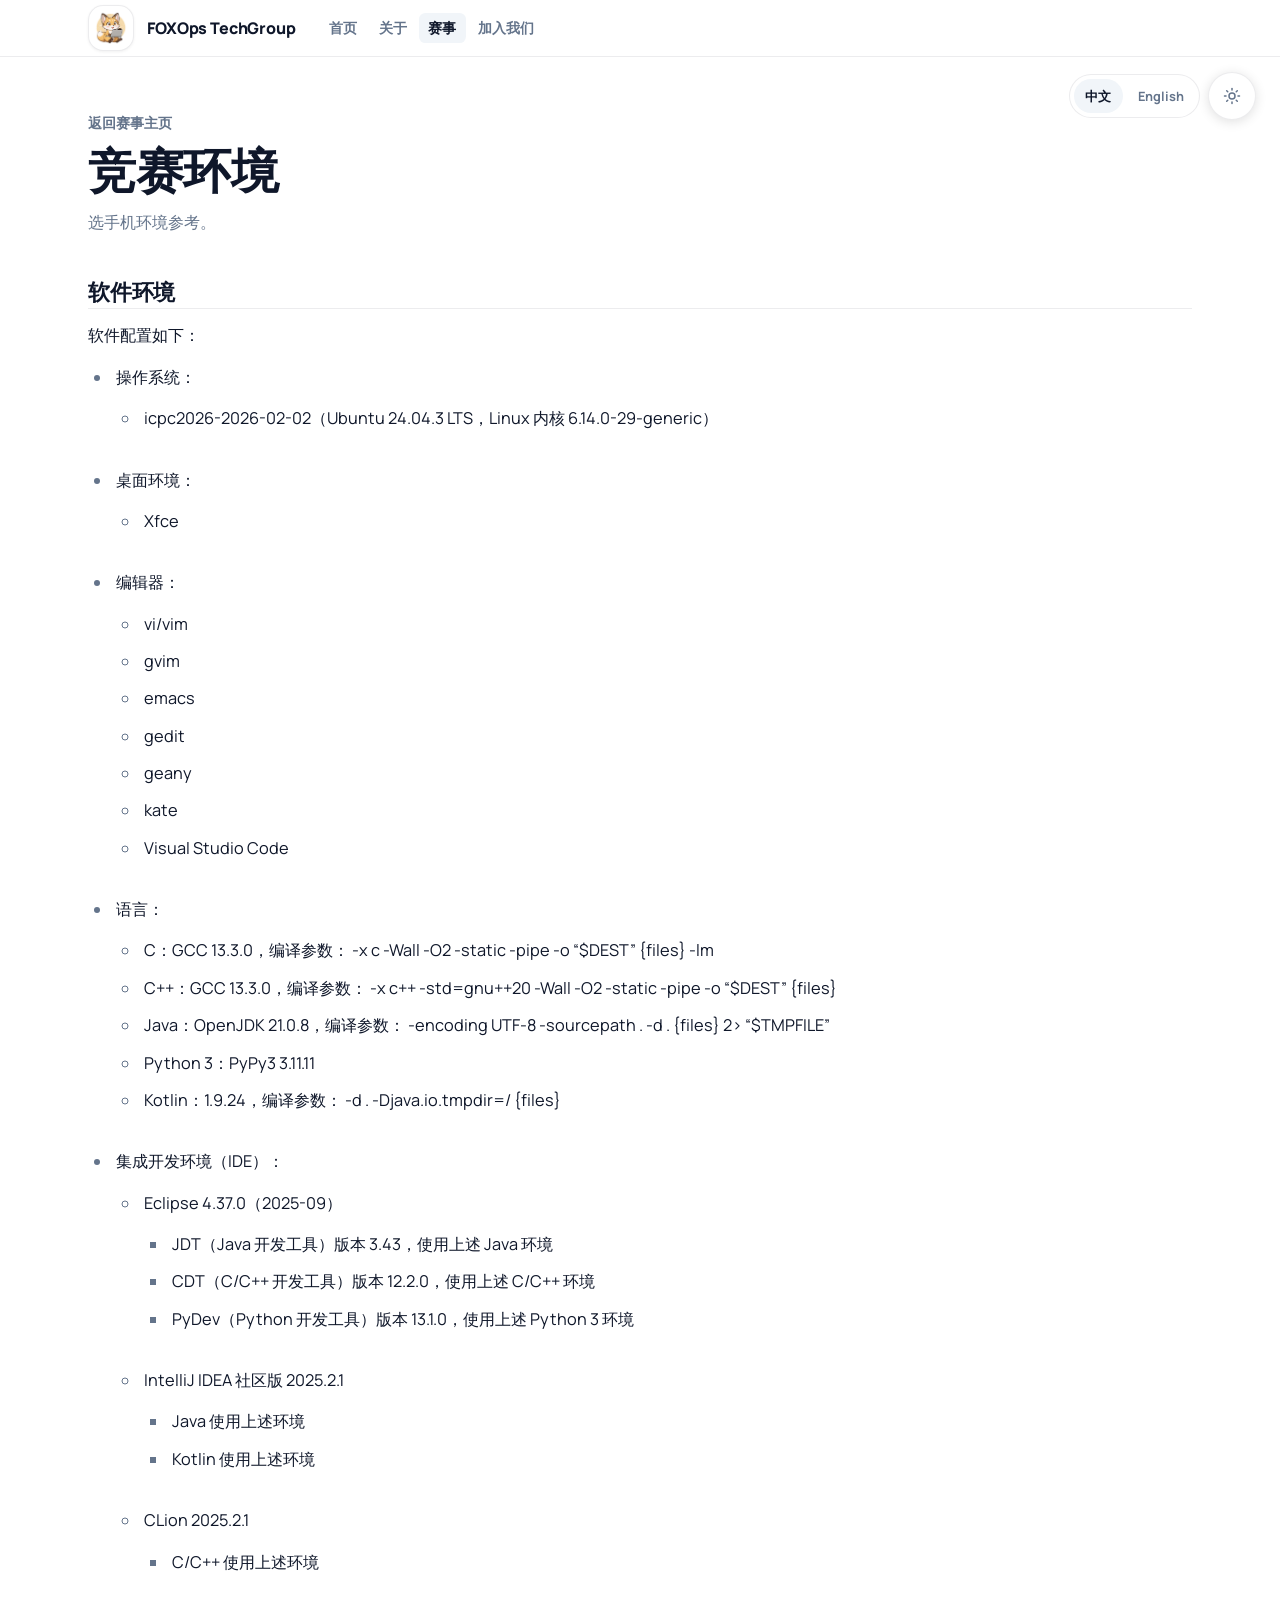
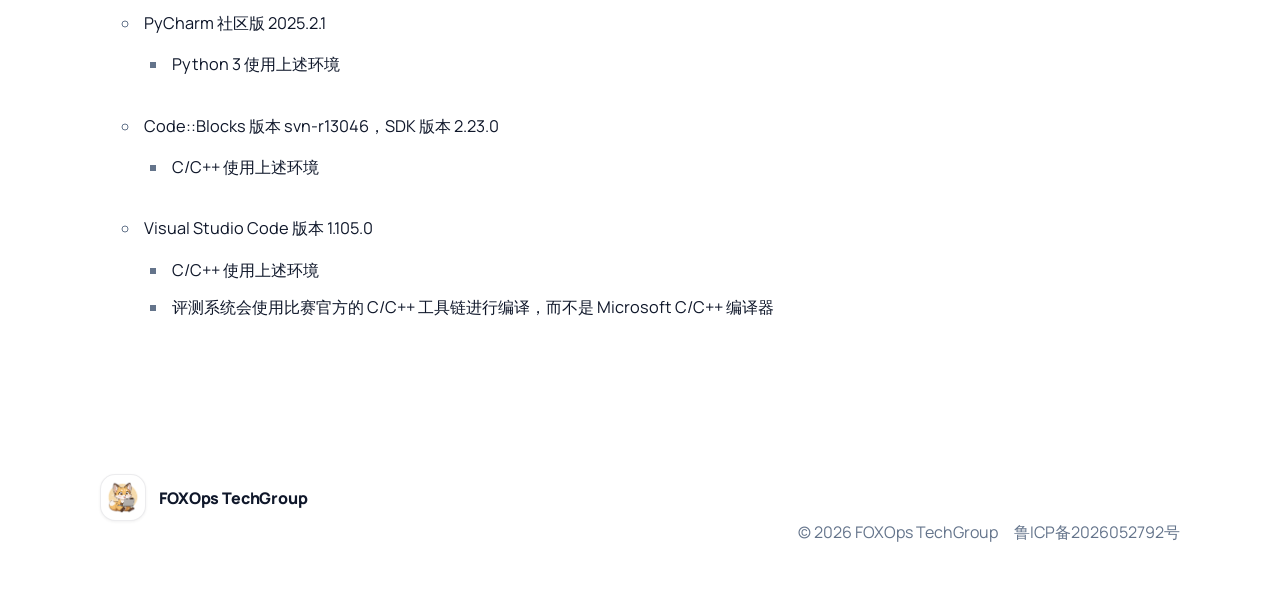
<file: competitions/2026-icpc-national-invitional-nanchang/environment/index.html>
<!DOCTYPE html><html lang="zh-CN" data-locale="zh"> <head><meta charset="utf-8"><meta name="viewport" content="width=device-width, initial-scale=1"><meta name="description" content="FOXOps TechGroup 致力于江西省内外 XCPC 竞赛的技术运维，并主要为江西省内赛事提供技术支持。"><meta name="generator" content="Astro v5.18.1"><meta name="theme-color" content="#ffffff"><script>
      (() => {
        const t = localStorage.getItem("theme");
        if (t === "dark") document.documentElement.classList.add("dark");
        const saved = localStorage.getItem("portal-locale");
        const locale = saved === "en" ? "en" : "zh";
        document.documentElement.dataset.locale = locale;
        document.documentElement.lang = locale === "en" ? "en" : "zh-CN";
      })();
    </script><link rel="icon" href="/favicon.ico"><link rel="preconnect" href="https://fonts.googleapis.com"><link rel="preconnect" href="https://fonts.gstatic.com" crossorigin="anonymous"><link href="https://fonts.googleapis.com/css2?family=Manrope:wght@400;500;600;700;800&display=swap" rel="stylesheet"><title>FOXOps TechGroup</title><style>.page-head[data-astro-cid-x4l5tyy5]{display:grid;gap:.65rem;margin-bottom:1rem}.page-back[data-astro-cid-x4l5tyy5]{width:fit-content;color:var(--muted-foreground);font-size:.9rem;font-weight:700}.page-head[data-astro-cid-x4l5tyy5] h1[data-astro-cid-x4l5tyy5]{margin:0;font-size:clamp(2rem,4vw,3rem);line-height:1.12;letter-spacing:-.01em}.page-description[data-astro-cid-x4l5tyy5]{max-width:62ch;color:var(--muted-foreground);line-height:1.75}.page-content[data-astro-cid-x4l5tyy5]{padding:1.75rem 0}.page-content[data-astro-cid-x4l5tyy5] h2{margin:2rem 0 .75rem;font-size:1.35rem;font-weight:700;letter-spacing:-.01em;padding-bottom:.35rem;border-bottom:1px solid var(--border)}.page-content[data-astro-cid-x4l5tyy5] h2:first-child{margin-top:0}.page-content[data-astro-cid-x4l5tyy5] p,.page-content[data-astro-cid-x4l5tyy5] li{color:var(--foreground);line-height:1.8;font-size:1.02rem}.page-content[data-astro-cid-x4l5tyy5] ul{margin:.75rem 0 1.5rem;padding-left:1.5rem;display:grid;gap:.5rem}.page-content[data-astro-cid-x4l5tyy5] li{padding-left:.25rem}.page-content[data-astro-cid-x4l5tyy5] li::marker{color:var(--muted-foreground)}.page-content[data-astro-cid-x4l5tyy5] strong{color:var(--primary-strong)}
</style>
<link rel="stylesheet" href="/_astro/about.ckXjKee7.css"></head> <body> <a class="skip-link" href="#main">跳到正文</a>  <header class="site-header" data-astro-cid-ctg3m53h> <div class="site-header-inner" data-astro-cid-ctg3m53h> <a class="brand-link" href="/" aria-label="Home" data-astro-cid-ctg3m53h> <div class="logo logo-compact" data-astro-cid-ozqtn4fm> <div class="logo-box" aria-hidden="true" data-astro-cid-ozqtn4fm> <img src="/image/foxnobg.png" alt="" loading="eager" decoding="async" data-astro-cid-ozqtn4fm> </div> <div class="logo-copy" data-astro-cid-ozqtn4fm> <div class="logo-brand" data-astro-cid-ozqtn4fm> <span data-locale-text="zh" data-astro-cid-ozqtn4fm>FOXOps TechGroup</span> <span data-locale-text="en" data-astro-cid-ozqtn4fm>FOXOps TechGroup</span> </div> <div class="logo-caption" data-astro-cid-ozqtn4fm> <span data-locale-text="zh" data-astro-cid-ozqtn4fm>Foundation for O&amp;M on XCPC</span> <span data-locale-text="en" data-astro-cid-ozqtn4fm>Foundation for O&amp;M on XCPC</span> </div> </div> </div>  </a> <nav class="header-nav" aria-label="Main navigation" data-astro-cid-ctg3m53h> <a class="nav-link" href="/" data-astro-cid-ctg3m53h> <span class="dual-text"> <span data-locale-text="zh">首页</span> <span data-locale-text="en">Home</span> </span> </a><a class="nav-link" href="/about/" data-astro-cid-ctg3m53h> <span class="dual-text"> <span data-locale-text="zh">关于</span> <span data-locale-text="en">About</span> </span> </a><a class="nav-link active" href="/competitions/" data-astro-cid-ctg3m53h> <span class="dual-text"> <span data-locale-text="zh">赛事</span> <span data-locale-text="en">Contests</span> </span> </a><a class="nav-link" href="/join-us/" data-astro-cid-ctg3m53h> <span class="dual-text"> <span data-locale-text="zh">加入我们</span> <span data-locale-text="en">Join Us</span> </span> </a> </nav> <div class="header-actions" data-astro-cid-ctg3m53h> <button class="nav-trigger" type="button" aria-expanded="false" aria-controls="site-sidebar-drawer" data-sidebar-open data-astro-cid-ctg3m53h> <span class="dual-text"> <span data-locale-text="zh">菜单</span> <span data-locale-text="en">Menu</span> </span> </button> </div> </div> </header>  <div class="sidebar-backdrop" data-sidebar-backdrop hidden data-astro-cid-ssfzsv2f></div> <aside class="sidebar surface" id="site-sidebar-drawer" data-sidebar-drawer data-astro-cid-ssfzsv2f> <div class="sidebar-inner" data-astro-cid-ssfzsv2f> <div class="sidebar-head" data-astro-cid-ssfzsv2f> <div class="logo" data-astro-cid-ozqtn4fm> <div class="logo-box" aria-hidden="true" data-astro-cid-ozqtn4fm> <img src="/image/foxnobg.png" alt="" loading="eager" decoding="async" data-astro-cid-ozqtn4fm> </div> <div class="logo-copy" data-astro-cid-ozqtn4fm> <div class="logo-brand" data-astro-cid-ozqtn4fm> <span data-locale-text="zh" data-astro-cid-ozqtn4fm>FOXOps TechGroup</span> <span data-locale-text="en" data-astro-cid-ozqtn4fm>FOXOps TechGroup</span> </div> <div class="logo-caption" data-astro-cid-ozqtn4fm> <span data-locale-text="zh" data-astro-cid-ozqtn4fm>Foundation for O&amp;M on XCPC</span> <span data-locale-text="en" data-astro-cid-ozqtn4fm>Foundation for O&amp;M on XCPC</span> </div> </div> </div>  <button class="sidebar-close" type="button" data-sidebar-close data-astro-cid-ssfzsv2f> <span data-locale-text="zh" data-astro-cid-ssfzsv2f>关闭</span> <span data-locale-text="en" data-astro-cid-ssfzsv2f>Close</span> </button> </div> <nav class="sidebar-tree" aria-label="Site pages" data-astro-cid-ssfzsv2f> <section class="tree-group" data-astro-cid-foxyso2o> <p class="tree-group-label" data-astro-cid-foxyso2o> <span class="dual-text"> <span data-locale-text="zh">站点</span> <span data-locale-text="en">Site</span> </span> </p> <ul class="tree-list" data-astro-cid-foxyso2o> <li class="tree-item tree-item-depth-0" data-astro-cid-gdqbwjgm> <a class="tree-link" href="/" data-astro-cid-gdqbwjgm> <span class="dual-text"> <span data-locale-text="zh">首页</span> <span data-locale-text="en">Home</span> </span> </a>  </li> <li class="tree-item tree-item-depth-0" data-astro-cid-gdqbwjgm> <a class="tree-link" href="/about/" data-astro-cid-gdqbwjgm> <span class="dual-text"> <span data-locale-text="zh">关于</span> <span data-locale-text="en">About</span> </span> </a>  </li> <li class="tree-item tree-item-depth-0 tree-item-active" data-astro-cid-gdqbwjgm> <a class="tree-link" href="/competitions/" aria-current="page" data-astro-cid-gdqbwjgm> <span class="dual-text"> <span data-locale-text="zh">赛事列表</span> <span data-locale-text="en">Contest List</span> </span> </a> <ul class="tree-children" data-astro-cid-gdqbwjgm> <li class="tree-item tree-item-depth-1" data-astro-cid-gdqbwjgm> <a class="tree-link" href="/competitions/2026-ccpc-national-invitional-nanchang/" data-astro-cid-gdqbwjgm> <span class="dual-text"> <span data-locale-text="zh">2026年CCPC全国邀请赛（南昌）暨第三届江西省赛</span> <span data-locale-text="en">2026 CCPC National Invitational (Nanchang) &amp; The 3rd Jiangxi Provincial Programming Contest</span> </span> </a> <ul class="tree-children" data-astro-cid-gdqbwjgm> <li class="tree-item tree-item-depth-2" data-astro-cid-gdqbwjgm> <a class="tree-link" href="/competitions/2026-ccpc-national-invitional-nanchang/environment/" data-astro-cid-gdqbwjgm> <span class="dual-text"> <span data-locale-text="zh">竞赛环境</span> <span data-locale-text="en">Environment</span> </span> </a>  </li>  </ul> </li> <li class="tree-item tree-item-depth-1 tree-item-active" data-astro-cid-gdqbwjgm> <a class="tree-link" href="/competitions/2026-icpc-national-invitional-nanchang/" aria-current="page" data-astro-cid-gdqbwjgm> <span class="dual-text"> <span data-locale-text="zh">2026年ICPC国际大学生程序设计竞赛全国邀请赛（南昌）暨江西省程序设计竞赛</span> <span data-locale-text="en">2026 ICPC International Collegiate Programming Contest National Invitational (Nanchang) &amp; Jiangxi Provincial Programming Contest</span> </span> </a> <ul class="tree-children" data-astro-cid-gdqbwjgm> <li class="tree-item tree-item-depth-2 tree-item-active" data-astro-cid-gdqbwjgm> <a class="tree-link" href="/competitions/2026-icpc-national-invitional-nanchang/environment/" aria-current="page" data-astro-cid-gdqbwjgm> <span class="dual-text"> <span data-locale-text="zh">竞赛环境</span> <span data-locale-text="en">Environment</span> </span> </a>  </li>  </ul> </li> <li class="tree-item tree-item-depth-1" data-astro-cid-gdqbwjgm> <a class="tree-link" href="/competitions/2025-ccpc-national-invitional-nanchang/" data-astro-cid-gdqbwjgm> <span class="dual-text"> <span data-locale-text="zh">2025 CCPC 全国邀请赛（南昌）暨第二届江西省赛</span> <span data-locale-text="en">2025 CCPC National Invitational (Nanchang) &amp; The 2nd Jiangxi Provincial Contest</span> </span> </a> <ul class="tree-children" data-astro-cid-gdqbwjgm> <li class="tree-item tree-item-depth-2" data-astro-cid-gdqbwjgm> <a class="tree-link" href="/competitions/2025-ccpc-national-invitional-nanchang/environment/" data-astro-cid-gdqbwjgm> <span class="dual-text"> <span data-locale-text="zh">竞赛环境</span> <span data-locale-text="en">Environment</span> </span> </a>  </li> <li class="tree-item tree-item-depth-2" data-astro-cid-gdqbwjgm> <a class="tree-link" href="/competitions/2025-ccpc-national-invitional-nanchang/handbook/" data-astro-cid-gdqbwjgm> <span class="dual-text"> <span data-locale-text="zh">参赛手册</span> <span data-locale-text="en">Contest Handbook</span> </span> </a>  </li>  </ul> </li>  </ul> </li> <li class="tree-item tree-item-depth-0" data-astro-cid-gdqbwjgm> <a class="tree-link" href="/join-us/" data-astro-cid-gdqbwjgm> <span class="dual-text"> <span data-locale-text="zh">加入我们</span> <span data-locale-text="en">Join Us</span> </span> </a>  </li>  </ul> </section>  </nav> </div> </aside> <script>
  (() => {
    const drawer = document.querySelector("[data-sidebar-drawer]");
    const backdrop = document.querySelector("[data-sidebar-backdrop]");
    const openButtons = document.querySelectorAll("[data-sidebar-open]");
    const closeButton = document.querySelector("[data-sidebar-close]");

    if (!drawer || !backdrop || !closeButton) return;

    const setOpen = (open) => {
      drawer.dataset.open = open ? "true" : "false";
      backdrop.hidden = !open;
      openButtons.forEach((b) => b.setAttribute("aria-expanded", open ? "true" : "false"));
      document.body.style.overflow = open ? "hidden" : "";
    };

    setOpen(false);

    openButtons.forEach((btn) => btn.addEventListener("click", () => setOpen(true)));
    closeButton.addEventListener("click", () => setOpen(false));
    backdrop.addEventListener("click", () => setOpen(false));

    drawer.querySelectorAll("a").forEach((link) => {
      link.addEventListener("click", () => setOpen(false));
    });

    window.addEventListener("keydown", (event) => {
      if (event.key === "Escape") setOpen(false);
    });
  })();
</script>  <div class="portal-wrapper" data-astro-cid-lul3bfgs> <main class="portal-content" id="main" data-astro-cid-lul3bfgs> <div class="portal-content-inner" data-astro-cid-lul3bfgs>  <section class="section page-shell" data-astro-cid-x4l5tyy5> <div class="page-head" data-astro-cid-x4l5tyy5> <a class="page-back" href="/competitions/2026-icpc-national-invitional-nanchang/" data-astro-cid-x4l5tyy5> <span class="dual-text"> <span data-locale-text="zh">返回赛事主页</span> <span data-locale-text="en">Back to contest</span> </span> </a> <h1 data-astro-cid-x4l5tyy5><span class="dual-text"> <span data-locale-text="zh">竞赛环境</span> <span data-locale-text="en">Environment</span> </span></h1> <p class="page-description" data-astro-cid-x4l5tyy5><span class="dual-text"> <span data-locale-text="zh">选手机环境参考。</span> <span data-locale-text="en">Refer to the mobile environment.</span> </span></p> </div> <article class="page-content" data-astro-cid-x4l5tyy5>  <div data-locale-text="zh"> <h2 id="软件环境">软件环境</h2>
<p>软件配置如下：</p>
<ul>
<li>操作系统：
<ul>
<li>icpc2026-2026-02-02（Ubuntu 24.04.3 LTS，Linux 内核 6.14.0-29-generic）</li>
</ul>
</li>
<li>桌面环境：
<ul>
<li>Xfce</li>
</ul>
</li>
<li>编辑器：
<ul>
<li>vi/vim</li>
<li>gvim</li>
<li>emacs</li>
<li>gedit</li>
<li>geany</li>
<li>kate</li>
<li>Visual Studio Code</li>
</ul>
</li>
<li>语言：
<ul>
<li>C：GCC 13.3.0，编译参数：
-x c -Wall -O2 -static -pipe -o “$DEST” {files} -lm</li>
<li>C++：GCC 13.3.0，编译参数：
-x c++ -std=gnu++20 -Wall -O2 -static -pipe -o “$DEST” {files}</li>
<li>Java：OpenJDK 21.0.8，编译参数：
-encoding UTF-8 -sourcepath . -d . {files} 2> “$TMPFILE”</li>
<li>Python 3：PyPy3 3.11.11</li>
<li>Kotlin：1.9.24，编译参数：
-d . -Djava.io.tmpdir=/ {files}</li>
</ul>
</li>
<li>集成开发环境（IDE）：
<ul>
<li>Eclipse 4.37.0（2025-09）
<ul>
<li>JDT（Java 开发工具）版本 3.43，使用上述 Java 环境</li>
<li>CDT（C/C++ 开发工具）版本 12.2.0，使用上述 C/C++ 环境</li>
<li>PyDev（Python 开发工具）版本 13.1.0，使用上述 Python 3 环境</li>
</ul>
</li>
<li>IntelliJ IDEA 社区版 2025.2.1
<ul>
<li>Java 使用上述环境</li>
<li>Kotlin 使用上述环境</li>
</ul>
</li>
<li>CLion 2025.2.1
<ul>
<li>C/C++ 使用上述环境</li>
</ul>
</li>
<li>PyCharm 社区版 2025.2.1
<ul>
<li>Python 3 使用上述环境</li>
</ul>
</li>
<li>Code::Blocks 版本 svn-r13046，SDK 版本 2.23.0
<ul>
<li>C/C++ 使用上述环境</li>
</ul>
</li>
<li>Visual Studio Code 版本 1.105.0
<ul>
<li>C/C++ 使用上述环境</li>
<li>评测系统会使用比赛官方的 C/C++ 工具链进行编译，而不是 Microsoft C/C++ 编译器</li>
</ul>
</li>
</ul>
</li>
</ul> </div> <div data-locale-text="en"> <h2 id="software">Software</h2>
<p>The software configuration will consist of the following:</p>
<ul>
<li>
<p>OS:</p>
<ul>
<li>icpc2026-2026-02-02 (Ubuntu 24.04.3 LTS with Linux kernel 6.14.0-29-generic).</li>
</ul>
</li>
<li>
<p>Desktop:</p>
<ul>
<li>Xfce</li>
</ul>
</li>
<li>
<p>Editors:</p>
<ul>
<li>vi/vim</li>
<li>gvim</li>
<li>emacs</li>
<li>gedit</li>
<li>geany</li>
<li>kate</li>
<li>Visual Studio Code</li>
</ul>
</li>
<li>
<p>Languages:</p>
<ul>
<li>C: GCC 13.3.0 with compiler flags:
<code>-x c -Wall -O2 -static -pipe -o "$DEST" {files} -lm</code></li>
<li>C++: GCC 13.3.0 with compiler flags:
<code>-x c++ -std=gnu++20 -Wall -O2 -static -pipe -o "$DEST" {files}</code></li>
<li>Java: OpenJDK 21.0.8 with compiler flags:
<code>-encoding UTF-8 -sourcepath . -d . {files} 2> "$TMPFILE"</code></li>
<li>Python 3: PyPy3 3.11.11</li>
<li>Kotlin: 1.9.24 with compiler flags:
<code>-d . -Djava.io.tmpdir=/ {files}</code></li>
</ul>
</li>
</ul>
<ul>
<li>IDEs:
<ul>
<li>
<p>Eclipse 4.37.0 (2025-09)</p>
<ul>
<li>JDT (Java Development Tools) version 3.43 using Java as listed above</li>
<li>CDT (C/C++ Development Tools) version 12.2.0 using C/C++ as listed above</li>
<li>PyDev (Python Development Tooling) version 13.1.0 using Python 3 as listed above</li>
</ul>
</li>
<li>
<p>IntelliJ IDEA Community Edition version 2025.2.1</p>
<ul>
<li>Java as listed above</li>
<li>Kotlin as listed above</li>
</ul>
</li>
<li>
<p>CLion version 2025.2.1</p>
<ul>
<li>C/C++ as listed above</li>
</ul>
</li>
<li>
<p>PyCharm Community Edition version 2025.2.1</p>
<ul>
<li>Python 3 as listed above</li>
</ul>
</li>
<li>
<p>Code::Blocks version svn-r13046 with SDK 2.23.0</p>
<ul>
<li>C/C++ as listed above</li>
</ul>
</li>
<li>
<p>Visual Studio Code version 1.105.0</p>
<ul>
<li>C/C++ as listed above</li>
<li>Judges compile C/C++ programs with the official contest C/C++ toolchain, not Microsoft C/C++</li>
</ul>
</li>
</ul>
</li>
</ul> </div>  </article> </section>   </div> </main> <footer class="site-footer" data-astro-cid-7jm4tvwz> <div class="container footer-inner">  <div class="logo logo-compact" data-astro-cid-ozqtn4fm> <div class="logo-box" aria-hidden="true" data-astro-cid-ozqtn4fm> <img src="/image/foxnobg.png" alt="" loading="eager" decoding="async" data-astro-cid-ozqtn4fm> </div> <div class="logo-copy" data-astro-cid-ozqtn4fm> <div class="logo-brand" data-astro-cid-ozqtn4fm> <span data-locale-text="zh" data-astro-cid-ozqtn4fm>FOXOps TechGroup</span> <span data-locale-text="en" data-astro-cid-ozqtn4fm>FOXOps TechGroup</span> </div> <div class="logo-caption" data-astro-cid-ozqtn4fm> <span data-locale-text="zh" data-astro-cid-ozqtn4fm>Foundation for O&amp;M on XCPC</span> <span data-locale-text="en" data-astro-cid-ozqtn4fm>Foundation for O&amp;M on XCPC</span> </div> </div> </div>  <div class="footer-meta" data-astro-cid-7jm4tvwz> <p class="muted" data-astro-cid-7jm4tvwz> <span class="dual-text"> <span data-locale-text="zh">© 2026 FOXOps TechGroup</span> <span data-locale-text="en">© 2026 FOXOps TechGroup</span> </span> </p> <a class="filing-link muted" href="https://beian.miit.gov.cn/" target="_blank" rel="noopener noreferrer" data-astro-cid-7jm4tvwz> 鲁ICP备2026052792号 </a> </div>  </div> </footer>  </div> <div class="fab-bar" data-astro-cid-lul3bfgs> <div class="fab-locale" data-astro-cid-lul3bfgs> <div class="locale-toggle" role="group" aria-label="语言切换"> <button type="button" data-locale="zh">中文</button> <button type="button" data-locale="en">English</button> </div> <script>
  const root = document.documentElement;

  document.querySelectorAll(".locale-toggle button").forEach((button) => {
    button.addEventListener("click", () => {
      const locale = button.getAttribute("data-locale");
      if (!locale) return;
      root.dataset.locale = locale;
      root.lang = locale === "en" ? "en" : "zh-CN";
      localStorage.setItem("portal-locale", locale);
    });
  });
</script> </div> <button class="theme-toggle" type="button" aria-label="Toggle theme" data-theme-toggle data-astro-cid-x3pjskd3> <svg class="sun-icon" xmlns="http://www.w3.org/2000/svg" width="18" height="18" viewBox="0 0 24 24" fill="none" stroke="currentColor" stroke-width="2" stroke-linecap="round" stroke-linejoin="round" data-astro-cid-x3pjskd3> <circle cx="12" cy="12" r="4" data-astro-cid-x3pjskd3></circle> <path d="M12 2v2" data-astro-cid-x3pjskd3></path><path d="M12 20v2" data-astro-cid-x3pjskd3></path> <path d="m4.93 4.93 1.41 1.41" data-astro-cid-x3pjskd3></path> <path d="m17.66 17.66 1.41 1.41" data-astro-cid-x3pjskd3></path> <path d="M2 12h2" data-astro-cid-x3pjskd3></path><path d="M20 12h2" data-astro-cid-x3pjskd3></path> <path d="m6.34 17.66-1.41 1.41" data-astro-cid-x3pjskd3></path> <path d="m19.07 4.93-1.41 1.41" data-astro-cid-x3pjskd3></path> </svg> <svg class="moon-icon" xmlns="http://www.w3.org/2000/svg" width="18" height="18" viewBox="0 0 24 24" fill="none" stroke="currentColor" stroke-width="2" stroke-linecap="round" stroke-linejoin="round" data-astro-cid-x3pjskd3> <path d="M21 12.79A9 9 0 1 1 11.21 3 7 7 0 0 0 21 12.79z" data-astro-cid-x3pjskd3></path> </svg> </button> <script>
  (() => {
    const btn = document.querySelector("[data-theme-toggle]");
    if (!btn) return;
    const html = document.documentElement;
    btn.addEventListener("click", () => {
      html.classList.toggle("dark");
      localStorage.setItem("theme", html.classList.contains("dark") ? "dark" : "light");
    });
  })();
</script>  </div>  </body></html>
</file>
<file: _astro/about.ckXjKee7.css>
:root{color-scheme:light;--background: #ffffff;--background-alt: #f8fafc;--foreground: #0f172a;--muted-foreground: #64748b;--card: #ffffff;--card-foreground: #0f172a;--border: rgba(15, 23, 42, .08);--input: rgba(15, 23, 42, .1);--primary: hsl(221, 83%, 53%);--primary-foreground: #ffffff;--primary-strong: hsl(221, 83%, 45%);--secondary: #f1f5f9;--secondary-foreground: #0f172a;--accent: hsl(262, 83%, 58%);--accent-foreground: #ffffff;--ring: hsl(221, 83%, 53%, .3);--shadow: 0 1px 3px rgba(0, 0, 0, .06);--radius: .75rem}.dark{color-scheme:dark;--background: #0a0a0a;--background-alt: #0f0f0f;--foreground: #fafafa;--muted-foreground: #a1a1aa;--card: #171717;--card-foreground: #fafafa;--border: rgba(255, 255, 255, .08);--input: rgba(255, 255, 255, .1);--primary: hsl(217, 91%, 65%);--primary-foreground: #0a0a0a;--primary-strong: hsl(217, 91%, 75%);--secondary: #1e1e2e;--secondary-foreground: #fafafa;--accent: hsl(270, 80%, 65%);--accent-foreground: #0a0a0a;--ring: hsl(217, 91%, 65%, .3);--shadow: 0 1px 3px rgba(0, 0, 0, .4)}*{box-sizing:border-box}html{scroll-behavior:smooth}body{margin:0;min-height:100vh;color:var(--foreground);background:var(--background);font-family:Manrope,sans-serif;text-rendering:optimizeLegibility;-webkit-font-smoothing:antialiased}h1,h2,h3,h4{font-family:Manrope,sans-serif;line-height:1.08;letter-spacing:-.01em}html[data-locale=zh] h1,html[data-locale=zh] h2,html[data-locale=zh] h3,html[data-locale=zh] h4{letter-spacing:.012em}p{margin:0}img,svg{display:block;max-width:100%}a{color:inherit;text-decoration:none}html[data-locale=zh] [data-locale-text=en],html[data-locale=en] [data-locale-text=zh]{display:none!important}.skip-link{position:absolute;left:1rem;top:-4rem;z-index:1000;padding:.85rem 1rem;border-radius:999px;background:var(--foreground);color:#fff}.skip-link:focus{top:1rem}.page{position:relative;z-index:1}.section{padding:1.5rem 0}.section:last-of-type{padding-bottom:2rem}.sr-only{position:absolute;width:1px;height:1px;padding:0;margin:-1px;overflow:hidden;clip:rect(0,0,0,0);white-space:nowrap;border:0}.container{width:min(1120px,calc(100% - 1.5rem));margin:0 auto}@media(max-width:640px){.container{width:min(1120px,calc(100% - 1rem))}}.eyebrow{display:inline-flex;align-items:center;gap:.5rem;margin:0 0 .9rem;padding:.32rem .68rem;border-radius:999px;border:1px solid var(--border);background:var(--card);color:var(--muted-foreground);font-size:.78rem;font-weight:700;letter-spacing:.04em;text-transform:uppercase}.eyebrow:before{content:"";width:.45rem;height:.45rem;border-radius:999px;background:var(--primary)}.surface{border:1px solid var(--border);border-radius:var(--radius);background:var(--card);box-shadow:none}.muted{color:var(--muted-foreground)}.grid{display:flex;display:grid;gap:14px}.text-balance{text-wrap:balance}.locale-toggle{display:inline-flex;gap:.25rem;padding:.25rem;border:1px solid var(--border);border-radius:999px;background:var(--background)}.locale-toggle button{border:0;border-radius:999px;padding:.45rem .7rem;background:transparent;color:var(--muted-foreground);font-weight:700;cursor:pointer;font-family:inherit;font-size:.8rem}html[data-locale=zh] .locale-toggle button[data-locale=zh],html[data-locale=en] .locale-toggle button[data-locale=en]{background:var(--secondary);color:var(--foreground)}@media(prefers-reduced-motion:reduce){html{scroll-behavior:auto}*,*:before,*:after{animation-duration:.01ms!important;animation-iteration-count:1!important;transition-duration:.01ms!important;scroll-behavior:auto!important}}.logo[data-astro-cid-ozqtn4fm]{display:inline-flex;align-items:center;gap:.8rem}.logo-compact[data-astro-cid-ozqtn4fm] .logo-caption[data-astro-cid-ozqtn4fm]{display:none}.logo-box[data-astro-cid-ozqtn4fm]{display:grid;place-items:center;width:2.9rem;height:2.9rem;border-radius:.95rem;border:1px solid var(--border);background:#fff;box-shadow:var(--shadow);overflow:hidden;padding:.28rem}.logo-box[data-astro-cid-ozqtn4fm] img[data-astro-cid-ozqtn4fm]{width:100%;height:100%;object-fit:contain}.logo-copy[data-astro-cid-ozqtn4fm]{display:grid;gap:.18rem}.logo-brand[data-astro-cid-ozqtn4fm]{font-weight:800;letter-spacing:-.01em}.logo-caption[data-astro-cid-ozqtn4fm]{color:var(--muted-foreground);font-size:.86rem}.site-footer[data-astro-cid-7jm4tvwz]{padding:1.25rem 0 2.5rem}.footer-inner[data-astro-cid-7jm4tvwz]{display:flex;align-items:center;justify-content:space-between;gap:1rem;padding-top:1rem;border-top:1px solid rgba(15,23,42,.08)}.footer-meta[data-astro-cid-7jm4tvwz]{display:flex;align-items:center;justify-content:flex-end;gap:1rem;min-width:0;text-align:right}.filing-link[data-astro-cid-7jm4tvwz]{white-space:nowrap}.filing-link[data-astro-cid-7jm4tvwz]:hover,.filing-link[data-astro-cid-7jm4tvwz]:focus-visible{color:var(--foreground);text-decoration:underline;text-underline-offset:.2em}@media(max-width:760px){.footer-inner[data-astro-cid-7jm4tvwz]{flex-direction:column;align-items:flex-start}.footer-meta[data-astro-cid-7jm4tvwz]{flex-wrap:wrap;justify-content:flex-start;text-align:left}}.tree-item[data-astro-cid-gdqbwjgm]{list-style:none}.tree-link[data-astro-cid-gdqbwjgm]{display:flex;align-items:center;min-height:2.4rem;padding:.45rem .75rem;border-radius:.85rem;color:var(--foreground);font-weight:600}.tree-item-active[data-astro-cid-gdqbwjgm]>.tree-link[data-astro-cid-gdqbwjgm]{background:var(--secondary)}.tree-children[data-astro-cid-gdqbwjgm]{margin:.15rem 0 0 .65rem;padding:0;border-left:1px solid var(--border)}.tree-item-depth-1[data-astro-cid-gdqbwjgm]>.tree-link[data-astro-cid-gdqbwjgm]{padding-left:.85rem;font-size:.95rem;color:var(--muted-foreground)}.tree-item-depth-2[data-astro-cid-gdqbwjgm]>.tree-link[data-astro-cid-gdqbwjgm]{padding-left:.85rem;font-size:.9rem;color:var(--muted-foreground)}.tree-group[data-astro-cid-foxyso2o]{display:grid;gap:.35rem}.tree-group-label[data-astro-cid-foxyso2o]{margin:0;color:var(--muted-foreground);font-size:.78rem;font-weight:800;letter-spacing:.04em;text-transform:uppercase}.tree-list[data-astro-cid-foxyso2o]{margin:0;padding:0;display:grid;gap:.15rem}.sidebar-close[data-astro-cid-ssfzsv2f]{display:inline-flex;align-items:center;border:1px solid var(--border);border-radius:999px;padding:.55rem .85rem;background:var(--background);color:var(--foreground);font-weight:700;font-family:inherit;font-size:.88rem;cursor:pointer}.sidebar-close[data-astro-cid-ssfzsv2f]:hover{background:var(--secondary)}.sidebar-backdrop[data-astro-cid-ssfzsv2f]{position:fixed;inset:0;background:#0f172a52;z-index:59}.sidebar[data-astro-cid-ssfzsv2f]{position:fixed;inset:0 auto 0 0;z-index:60;width:min(22rem,calc(100vw - 2rem));height:100vh;height:100dvh;margin:0;padding:1rem;border-left:0;transform:translate(-100%);transition:transform .18s ease;overflow-y:auto}.sidebar[data-astro-cid-ssfzsv2f][data-open=true]{transform:translate(0)}.sidebar-inner[data-astro-cid-ssfzsv2f]{display:grid;gap:1rem;width:100%}.sidebar-head[data-astro-cid-ssfzsv2f]{display:flex;align-items:center;justify-content:space-between;gap:1rem}.sidebar-tree[data-astro-cid-ssfzsv2f]{display:grid;gap:1rem}.site-header[data-astro-cid-ctg3m53h]{position:sticky;top:0;z-index:50;width:100%;border-bottom:1px solid var(--border);background:color-mix(in srgb,var(--background) 95%,transparent);backdrop-filter:blur(8px);-webkit-backdrop-filter:blur(8px)}.site-header-inner[data-astro-cid-ctg3m53h]{display:flex;align-items:center;gap:1.5rem;max-width:72rem;margin:0 auto;padding:0 1.5rem;height:3.5rem}.brand-link[data-astro-cid-ctg3m53h]{flex:none}.header-nav[data-astro-cid-ctg3m53h]{display:flex;align-items:center;gap:.15rem;flex:1}.nav-link[data-astro-cid-ctg3m53h]{padding:.35rem .6rem;border-radius:.4rem;color:var(--muted-foreground);font-size:.85rem;font-weight:600;text-decoration:none;transition:color .15s,background .15s;white-space:nowrap}.nav-link[data-astro-cid-ctg3m53h]:hover,.nav-link[data-astro-cid-ctg3m53h].active{color:var(--foreground);background:var(--secondary)}.header-actions[data-astro-cid-ctg3m53h]{display:flex;align-items:center;gap:.5rem;flex:none}.nav-trigger[data-astro-cid-ctg3m53h]{display:none;align-items:center;border:1px solid var(--border);border-radius:999px;padding:.45rem .75rem;background:var(--background);color:var(--foreground);font-weight:700;font-size:.85rem;font-family:inherit;cursor:pointer}.nav-trigger[data-astro-cid-ctg3m53h]:hover{background:var(--secondary)}@media(max-width:640px){.header-nav[data-astro-cid-ctg3m53h]{display:none}.nav-trigger[data-astro-cid-ctg3m53h]{display:inline-flex}}.theme-toggle[data-astro-cid-x3pjskd3]{display:inline-flex;align-items:center;justify-content:center;width:2.5rem;height:2.5rem;border-radius:.5rem;border:1px solid var(--border);background:var(--background);color:var(--muted-foreground);cursor:pointer;transition:color .15s,background .15s}.theme-toggle[data-astro-cid-x3pjskd3]:hover{color:var(--foreground);background:var(--secondary)}.dark[data-astro-cid-x3pjskd3] .sun-icon[data-astro-cid-x3pjskd3],.moon-icon[data-astro-cid-x3pjskd3]{display:none}.dark[data-astro-cid-x3pjskd3] .moon-icon[data-astro-cid-x3pjskd3],.sun-icon[data-astro-cid-x3pjskd3]{display:block}.portal-wrapper[data-astro-cid-lul3bfgs]{width:100%;max-width:72rem;margin:2rem auto;padding:0 1.5rem}.portal-content-inner[data-astro-cid-lul3bfgs]{display:flex;flex-direction:column;gap:1.5rem}.fab-bar[data-astro-cid-lul3bfgs]{position:fixed;top:4.5rem;right:1.5rem;z-index:40;display:flex;align-items:center;gap:.5rem}.fab-bar[data-astro-cid-lul3bfgs] .theme-toggle{width:3rem;height:3rem;border-radius:50%;box-shadow:0 2px 12px #0000001f}@media(max-width:640px){.fab-bar[data-astro-cid-lul3bfgs]{top:3.75rem;right:.75rem}}@media(max-width:640px){.portal-wrapper[data-astro-cid-lul3bfgs]{margin:1.25rem auto;padding:0 1rem}}
</file>
<file: _astro/index.gDQrSJxz.css>
.hero[data-astro-cid-nlow4r3u]{position:relative;overflow:hidden;border-bottom:1px solid var(--border);padding:5rem 1rem 6rem}.hero-bg[data-astro-cid-nlow4r3u]{position:absolute;inset:0;background:linear-gradient(135deg,color-mix(in srgb,var(--primary) 5%,transparent),var(--background),color-mix(in srgb,var(--accent) 10%,transparent))}.hero-blob[data-astro-cid-nlow4r3u]{position:absolute;border-radius:50%;filter:blur(80px);opacity:.4;pointer-events:none}.hero-blob-1[data-astro-cid-nlow4r3u]{top:-10%;left:-5%;width:18rem;height:18rem;background:color-mix(in srgb,var(--primary) 12%,transparent)}.hero-blob-2[data-astro-cid-nlow4r3u]{bottom:-15%;right:-5%;width:14rem;height:14rem;background:color-mix(in srgb,var(--accent) 10%,transparent)}.hero-inner[data-astro-cid-nlow4r3u]{position:relative;display:flex;flex-direction:column;align-items:center;text-align:center;max-width:48rem;margin:0 auto;gap:1rem}.hero-logo[data-astro-cid-nlow4r3u]{width:6rem;height:6rem;object-fit:contain;margin-bottom:.25rem}@media(min-width:640px){.hero-logo[data-astro-cid-nlow4r3u]{width:8rem;height:8rem}}@keyframes bounce-slow{0%,to{transform:translateY(0)}50%{transform:translateY(-8px)}}.hero-logo[data-astro-cid-nlow4r3u]{animation:bounce-slow 3s ease-in-out infinite}.hero-badge[data-astro-cid-nlow4r3u]{display:inline-flex;align-items:center;padding:.25rem .75rem;border-radius:999px;border:1px solid var(--border);background:var(--secondary);color:var(--secondary-foreground);font-size:.75rem;font-weight:700;text-transform:uppercase;letter-spacing:.05em}.hero-title[data-astro-cid-nlow4r3u]{font-size:clamp(2.25rem,5vw,3.75rem);font-weight:800;line-height:1.12;letter-spacing:-.02em;margin:0}.hero-title-text[data-astro-cid-nlow4r3u]{color:var(--foreground)}.hero-title-highlight[data-astro-cid-nlow4r3u]{color:var(--primary)}.hero-desc[data-astro-cid-nlow4r3u]{max-width:36rem;color:var(--muted-foreground);font-size:1.1rem;line-height:1.7}.hero-actions[data-astro-cid-nlow4r3u]{display:flex;flex-wrap:wrap;justify-content:center;gap:.75rem;margin-top:.75rem}.hero-btn[data-astro-cid-nlow4r3u]{display:inline-flex;align-items:center;gap:.5rem;padding:.65rem 1.25rem;border-radius:.5rem;font-size:.9rem;font-weight:600;text-decoration:none;transition:background .15s,color .15s}.hero-btn-primary[data-astro-cid-nlow4r3u]{background:var(--primary);color:var(--primary-foreground)}.hero-btn-primary[data-astro-cid-nlow4r3u]:hover{background:var(--primary-strong)}.hero-btn-secondary[data-astro-cid-nlow4r3u]{border:1px solid var(--border);background:var(--background);color:var(--foreground)}.hero-btn-secondary[data-astro-cid-nlow4r3u]:hover{background:var(--secondary)}.btn-icon[data-astro-cid-nlow4r3u]{flex:none}.stats-section[data-astro-cid-ldj7vmmd]{padding:3rem 1rem}.stats-inner[data-astro-cid-ldj7vmmd]{display:flex;align-items:center;justify-content:center;gap:3rem;max-width:56em;margin:0 auto}.stat-item[data-astro-cid-ldj7vmmd]{text-align:center}.stat-number[data-astro-cid-ldj7vmmd]{font-size:2.25rem;font-weight:800;color:var(--primary)}.stat-label[data-astro-cid-ldj7vmmd]{font-size:.85rem;color:var(--muted-foreground);margin-top:.25rem}.stat-divider[data-astro-cid-ldj7vmmd]{width:1px;height:2.5rem;background:var(--border)}.section-divider[data-astro-cid-ldj7vmmd]{max-width:56em;margin:0 auto;height:1px;background:var(--border)}.cap-section[data-astro-cid-ldj7vmmd]{padding:4rem 1rem}.cap-inner[data-astro-cid-ldj7vmmd]{max-width:56em;margin:0 auto}.cap-header[data-astro-cid-ldj7vmmd]{text-align:center;margin-bottom:2.5rem}.cap-badge[data-astro-cid-ldj7vmmd]{display:inline-flex;align-items:center;padding:.25rem .75rem;border-radius:999px;border:1px solid var(--border);color:var(--foreground);font-size:.75rem;font-weight:700;text-transform:uppercase;letter-spacing:.05em;margin-bottom:.75rem}.cap-title[data-astro-cid-ldj7vmmd]{font-size:2rem;font-weight:700;letter-spacing:-.02em;margin:0}.cap-grid[data-astro-cid-ldj7vmmd]{display:grid;grid-template-columns:repeat(3,1fr);gap:1.25rem}.cap-card[data-astro-cid-ldj7vmmd]{text-align:center;padding:1.5rem;border-radius:var(--radius);border:1px solid var(--border);background:var(--card)}.cap-icon[data-astro-cid-ldj7vmmd]{width:3.25rem;height:3.25rem;border-radius:.75rem;background:color-mix(in srgb,var(--primary) 10%,transparent);color:var(--primary);display:flex;align-items:center;justify-content:center;margin:0 auto .75rem}.cap-card-title[data-astro-cid-ldj7vmmd]{font-size:1rem;font-weight:700;margin:0 0 .5rem}.cap-card-desc[data-astro-cid-ldj7vmmd]{font-size:.85rem;color:var(--muted-foreground);line-height:1.6}.links-section[data-astro-cid-ldj7vmmd]{padding:4rem 1rem}.links-inner[data-astro-cid-ldj7vmmd]{max-width:56em;margin:0 auto}.links-grid[data-astro-cid-ldj7vmmd]{display:grid;grid-template-columns:repeat(auto-fill,minmax(14rem,1fr));gap:.75rem;margin-top:1rem}.link-card[data-astro-cid-ldj7vmmd]{display:block;padding:1rem 1.25rem;border-radius:var(--radius);border:1px solid var(--border);text-decoration:none;transition:background .15s}.link-card[data-astro-cid-ldj7vmmd]:hover{background:var(--secondary)}.link-card-title[data-astro-cid-ldj7vmmd]{font-size:.95rem;font-weight:700;color:var(--foreground);margin:0 0 .25rem}.link-card-desc[data-astro-cid-ldj7vmmd]{font-size:.82rem;color:var(--muted-foreground);line-height:1.5;margin:0}@media(max-width:640px){.cap-grid[data-astro-cid-ldj7vmmd]{grid-template-columns:1fr}}
</file>
